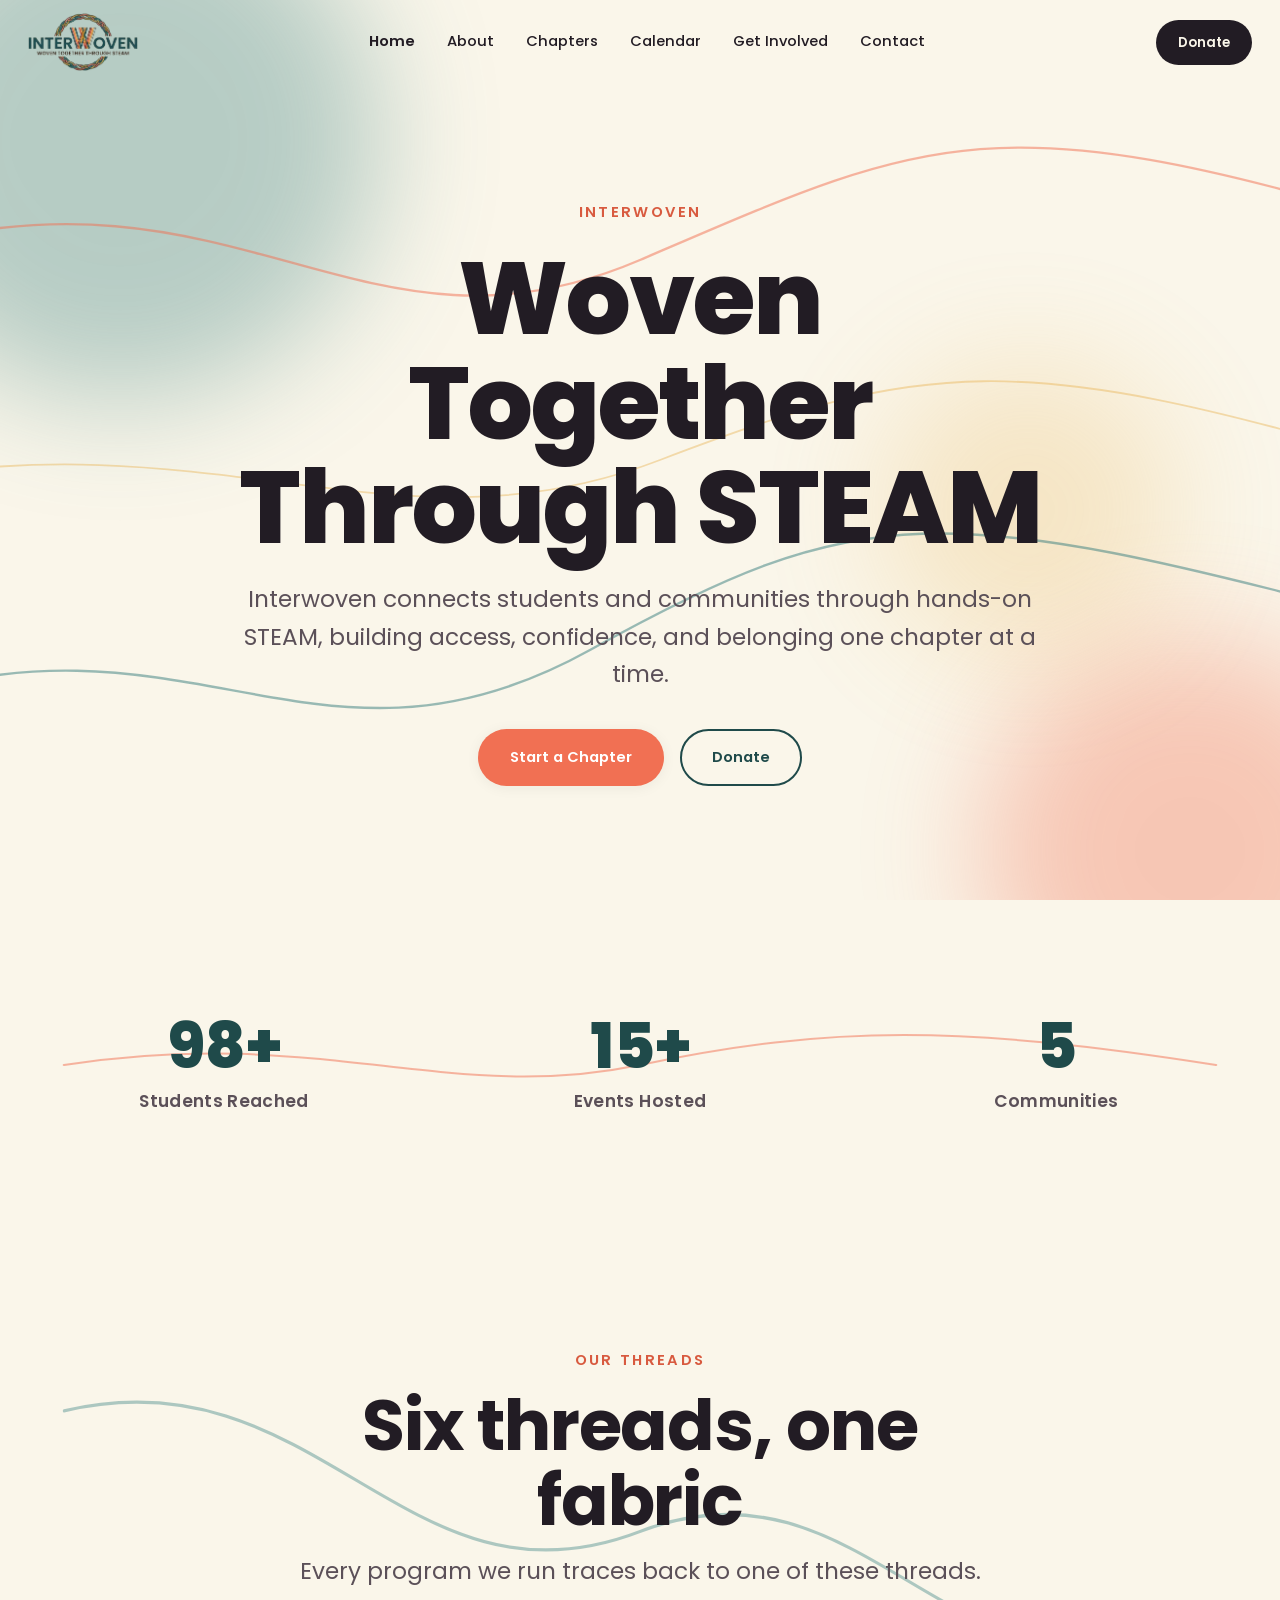
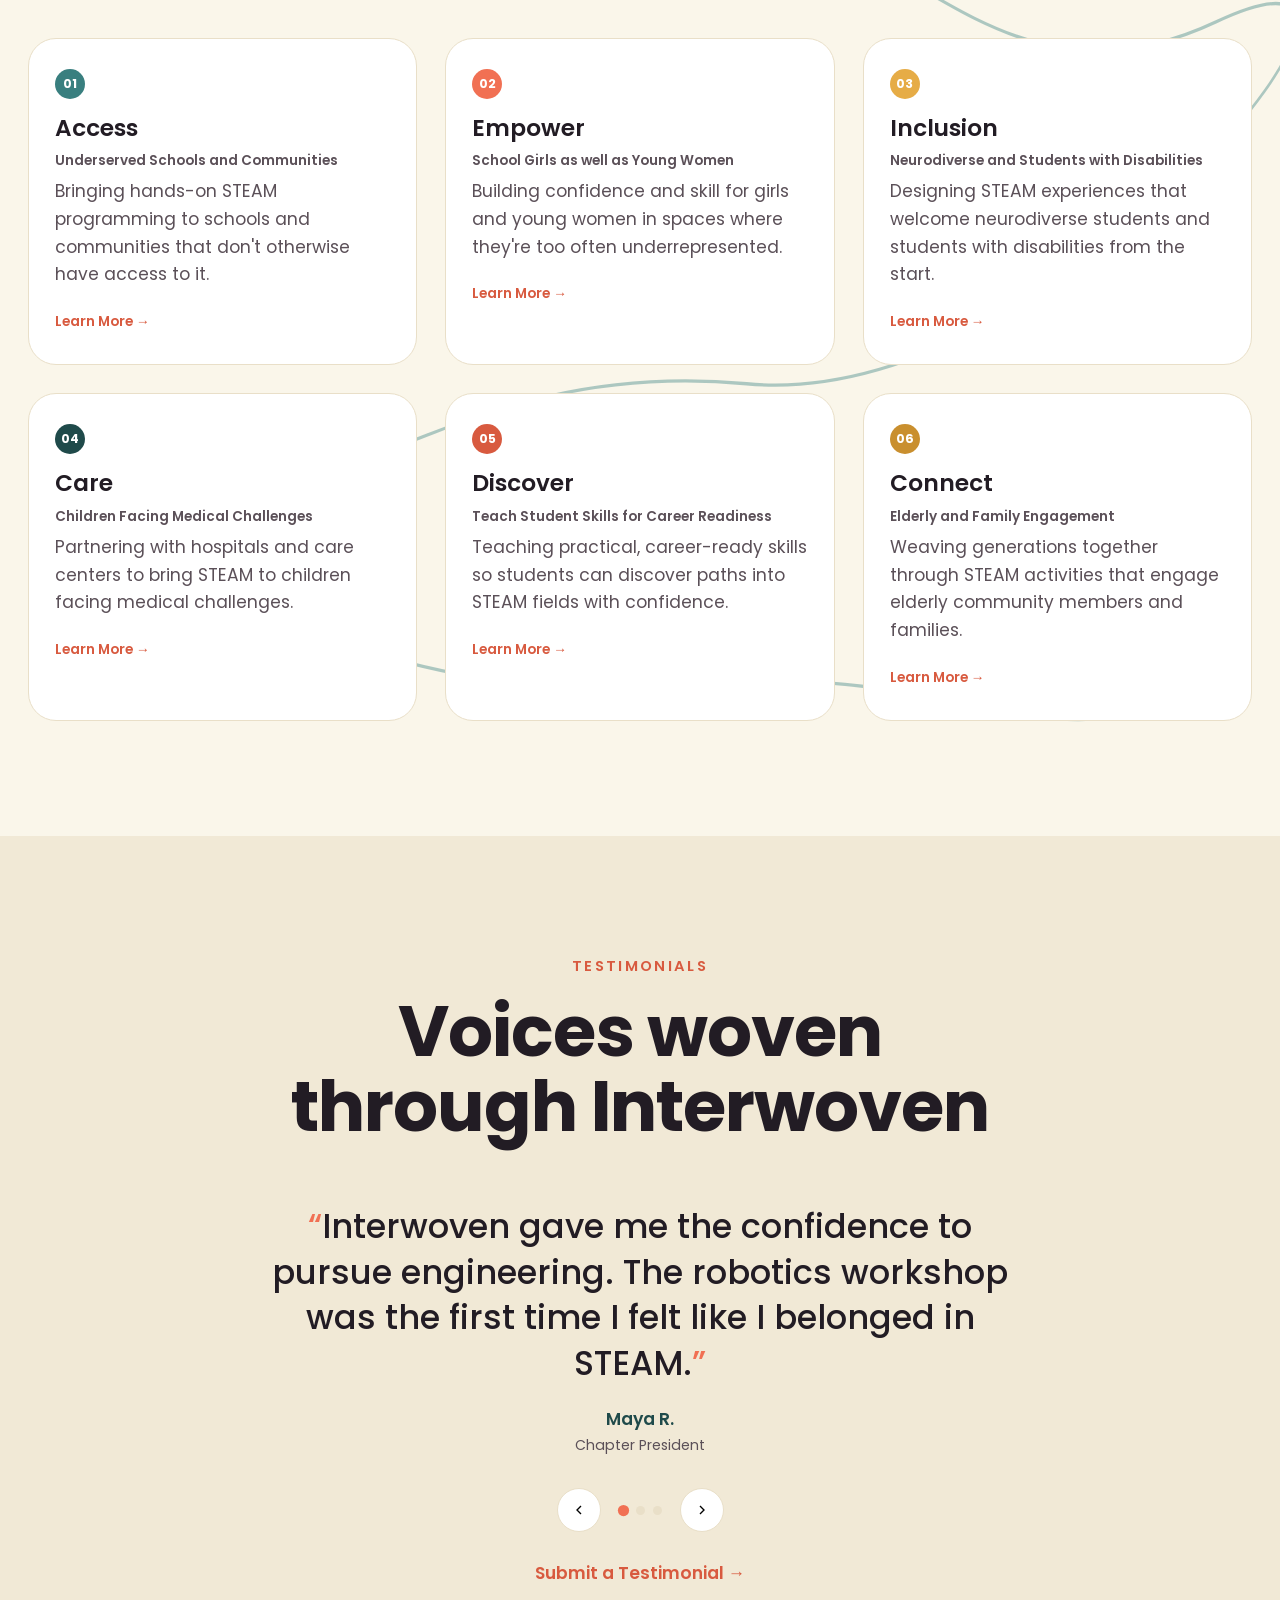
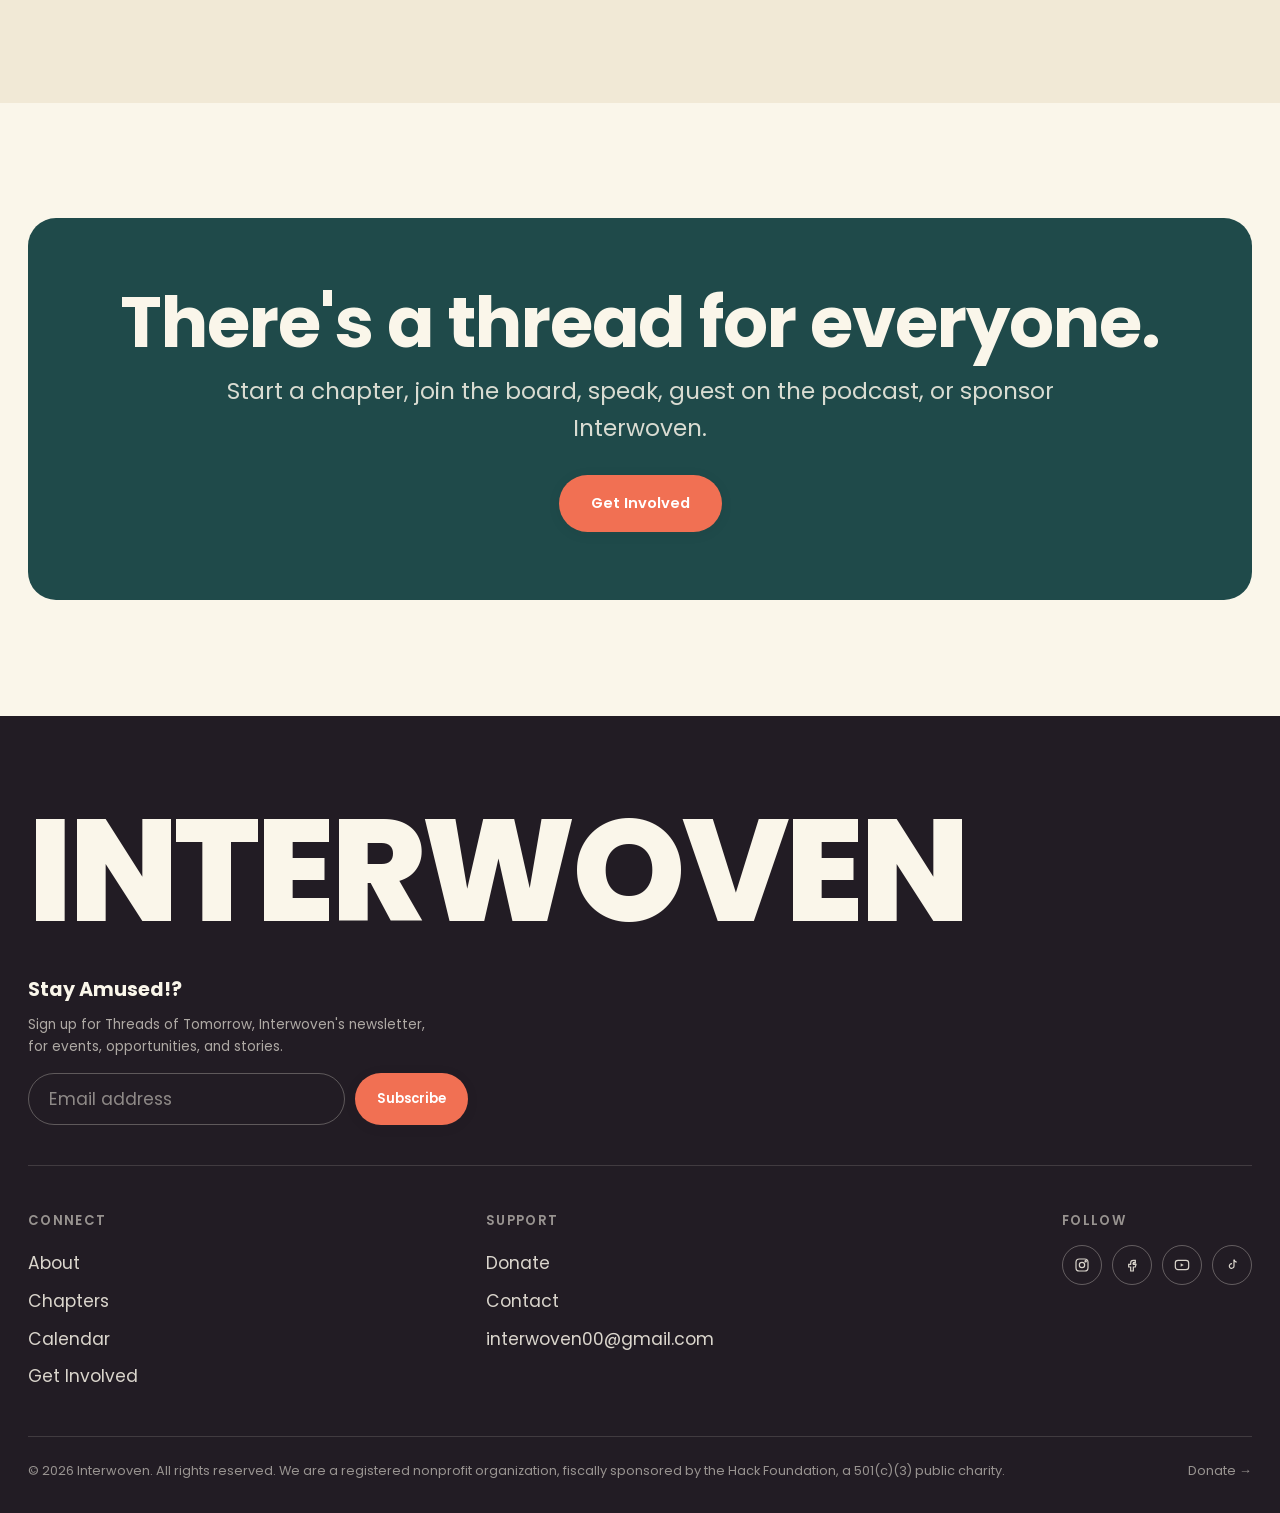
<file: index.html>
<!doctype html>
<html lang="en">
<head>
<meta charset="UTF-8">
<meta name="viewport" content="width=device-width, initial-scale=1">
<title>Interwoven | Woven Together Through STEAM</title>
<meta name="description" content="Interwoven is a 501(c)(3) nonprofit connecting students and communities through STEAM: access, empowerment, inclusion, care, discovery, and connection.">
<meta property="og:title" content="Interwoven | Woven Together Through STEAM">
<meta property="og:description" content="A 501(c)(3) nonprofit connecting students and communities through STEAM.">
<meta property="og:type" content="website">
<link rel="preconnect" href="https://fonts.googleapis.com">
<link rel="preconnect" href="https://fonts.gstatic.com" crossorigin>
<link href="https://fonts.googleapis.com/css2?family=Poppins:wght@400;500;600;700;800&display=swap" rel="stylesheet">
<link rel="icon" href="favicon.ico" sizes="any">
<link rel="icon" href="assets/favicon-32.png" type="image/png" sizes="32x32">
<link rel="icon" href="assets/favicon-16.png" type="image/png" sizes="16x16">
<link rel="apple-touch-icon" href="assets/apple-touch-icon.png">
<link rel="stylesheet" href="css/styles.css?v=20260820">
</head>
<body>
<a class="skip-link" href="#main">Skip to main content</a>

<!-- Page transition sweep overlay -->
<div class="page-sweep" id="page-sweep" aria-hidden="true">
  <span class="band"></span><span class="band"></span><span class="band"></span>
</div>

<!-- ============ HEADER ============ -->
<header class="site-header">
  <div class="header-inner">
    <a href="index.html" class="brand" aria-label="Interwoven home">
      <img src="assets/logo-full-sm.png" alt="Interwoven logo" height="58" width="112">
    </a>
    <nav class="primary-nav" id="primary-nav" aria-label="Primary">
      <a href="index.html">Home</a>
      <a href="about.html">About</a>
      <a href="chapters.html">Chapters</a>
      <a href="calendar.html">Calendar</a>
      <a href="get-involved.html">Get Involved</a>
      <a href="contact.html">Contact</a>
    </nav>
    <div class="header-cta">
      <a href="https://hcb.hackclub.com/donations/start/interwoven" target="_blank" rel="noopener" class="btn btn-donate btn-sm">
        Donate
        <svg class="trace" viewBox="0 0 100 44" preserveAspectRatio="none" aria-hidden="true"><rect x="1" y="1" width="98" height="42" rx="21"/></svg>
      </a>
      <button class="nav-toggle" aria-label="Toggle menu" aria-expanded="false" aria-controls="primary-nav">
        <span></span><span></span><span></span>
      </button>
    </div>
  </div>
</header>

<main id="main">

  <!-- ============ HERO ============ -->
  <section class="hero">
    <div class="hero-shapes" aria-hidden="true">
      <span class="hero-blob" style="width:520px; height:520px; top:-120px; left:-140px; background:var(--teal);"></span>
      <span class="hero-blob" style="width:420px; height:420px; bottom:-160px; right:-120px; background:var(--coral);"></span>
      <span class="hero-blob" style="width:300px; height:300px; top:40%; right:8%; background:var(--amber); opacity:0.22;"></span>
      <svg class="thread-canvas" viewBox="0 0 1400 900" preserveAspectRatio="xMidYMid slice" aria-hidden="true">
        <path class="thread-path t1" d="M -50 700 C 250 600, 380 800, 650 650 S 1000 500, 1450 620" stroke-width="2.4" opacity="0.5"/>
        <path class="thread-path t2" d="M -50 250 C 300 150, 420 380, 700 260 S 1050 100, 1450 220" stroke-width="2.4" opacity="0.5"/>
        <path class="thread-path t3" d="M -50 480 C 280 420, 460 560, 720 460 S 1080 350, 1450 460" stroke-width="1.8" opacity="0.4"/>
      </svg>
    </div>
    <div class="hero-inner">
      <span class="eyebrow">Interwoven</span>
      <h1>Woven Together<br>Through STEAM</h1>
      <p class="lede">Interwoven connects students and communities through hands-on STEAM, building access, confidence, and belonging one chapter at a time.</p>
      <div class="hero-actions">
        <a href="get-involved.html#start-a-chapter" class="btn btn-primary">
          Start a Chapter
          <svg class="trace" viewBox="0 0 160 54" preserveAspectRatio="none" aria-hidden="true"><rect x="1" y="1" width="158" height="52" rx="26"/></svg>
        </a>
        <a href="https://hcb.hackclub.com/donations/start/interwoven" target="_blank" rel="noopener" class="btn btn-secondary">
          Donate
          <svg class="trace" viewBox="0 0 120 54" preserveAspectRatio="none" aria-hidden="true"><rect x="1" y="1" width="118" height="52" rx="26"/></svg>
        </a>
      </div>
    </div>
  </section>

  <!-- ============ IMPACT ============ -->
  <section class="section impact">
    <div class="wrap">
      <svg class="impact-thread" viewBox="0 0 1000 80" preserveAspectRatio="none" aria-hidden="true">
        <path class="thread-path t2" d="M50 40 C 250 0, 350 80, 500 40 S 750 0, 950 40" stroke-width="2" opacity="0.5"/>
      </svg>
      <div class="impact-row">
        <div class="impact-item" data-reveal>
          <div class="impact-number" data-target="100" data-suffix="+">0</div>
          <div class="impact-label">Students Reached</div>
        </div>
        <div class="impact-item" data-reveal style="transition-delay:80ms">
          <div class="impact-number" data-target="15" data-suffix="+">0</div>
          <div class="impact-label">Events Hosted</div>
        </div>
        <div class="impact-item" data-reveal style="transition-delay:160ms">
          <div class="impact-number" data-target="5" data-suffix="">0</div>
          <div class="impact-label">Communities</div>
        </div>
      </div>
    </div>
  </section>

  <!-- ============ OUR THREADS ============ -->
  <section class="section threads-wrap" data-thread-zone>
    <svg class="thread-canvas simplify-mobile" viewBox="0 0 1200 800" preserveAspectRatio="none" aria-hidden="true">
      <g>
        <path class="thread-path t1" d="M 60 120 C 300 80, 380 260, 600 200 S 900 340, 1140 260 S 1000 520, 700 500 S 300 620, 90 560 S 260 720, 600 700 S 950 760, 1140 700" stroke-width="2.2" opacity="0.4"/>
      </g>
      <g class="glow-layer">
        <path class="thread-path t1" d="M 60 120 C 300 80, 380 260, 600 200 S 900 340, 1140 260 S 1000 520, 700 500 S 300 620, 90 560 S 260 720, 600 700 S 950 760, 1140 700"/>
      </g>
    </svg>
    <div class="wrap">
      <div class="section-head center" data-reveal>
        <span class="eyebrow center">Our Threads</span>
        <h2 style="margin-top:16px;">Six threads, one fabric</h2>
        <p class="lede" style="margin:14px auto 0;">Every program we run traces back to one of these threads.</p>
      </div>
      <div class="threads-track" id="threads-track"></div>
    </div>
  </section>

  <!-- ============ TESTIMONIALS ============ -->
  <section class="section" style="background:var(--cream-deep);">
    <div class="wrap">
      <div class="section-head center" data-reveal>
        <span class="eyebrow center">Testimonials</span>
        <h2 style="margin-top:16px;">Voices woven through Interwoven</h2>
      </div>
      <div class="testi-wrap" data-reveal>
        <div class="testi-track" id="testi-track"></div>
        <div class="testi-controls">
          <button class="icon-btn" id="testi-prev" aria-label="Previous testimonial">
            <svg width="16" height="16" viewBox="0 0 24 24" fill="none" stroke="currentColor" stroke-width="2"><path d="M15 18l-6-6 6-6"/></svg>
          </button>
          <div class="testi-dots" id="testi-dots"></div>
          <button class="icon-btn" id="testi-next" aria-label="Next testimonial">
            <svg width="16" height="16" viewBox="0 0 24 24" fill="none" stroke="currentColor" stroke-width="2"><path d="M9 6l6 6-6 6"/></svg>
          </button>
        </div>
        <div class="center" style="margin-top:28px;">
          <a href="https://docs.google.com/forms/d/e/1FAIpQLSdlzuGEMZyl0Soln49NUGuyghEat1pG2mNFzI-nNW1-fVq3lQ/viewform?usp=publish-editor" target="_blank" rel="noopener" class="thread-link" style="font-weight:600; color:var(--coral-deep);">
            Submit a Testimonial →
          </a>
        </div>
      </div>
    </div>
  </section>

  <!-- ============ CTA ============ -->
  <section class="section">
    <div class="wrap">
      <div class="cta-band" data-reveal>
        <h2>There's a thread for everyone.</h2>
        <p class="lede" style="margin:12px auto 28px;">Start a chapter, join the board, speak, guest on the podcast, or sponsor Interwoven.</p>
        <div class="hero-actions">
          <a href="get-involved.html" class="btn btn-primary">
            Get Involved
            <svg class="trace" viewBox="0 0 170 54" preserveAspectRatio="none" aria-hidden="true"><rect x="1" y="1" width="168" height="52" rx="26"/></svg>
          </a>
        </div>
      </div>
    </div>
  </section>

</main>


<!-- Newsletter modal -->
<div class="newsletter-overlay" id="newsletter-overlay" aria-hidden="true" role="dialog" aria-modal="true" aria-label="Newsletter signup">
  <div class="newsletter-modal">
    <button class="newsletter-modal-close" data-close-newsletter aria-label="Dismiss">&times;</button>
    <span class="eyebrow">Stay in the Thread</span>
    <h3>Get Interwoven updates</h3>
    <p>Events, opportunities, and stories from Interwoven, straight to your inbox.</p>
    <form>
      <label for="newsletter-modal-email" class="visually-hidden">Email address</label>
      <input type="email" id="newsletter-modal-email" placeholder="Email address" required>
      <button type="submit" class="btn btn-primary">Join the Community</button>
    </form>
  </div>
</div>

<footer class="site-footer">
  <div class="wrap">
    <div class="footer-word">INTERWOVEN</div>
            <div class="footer-newsletter">
      <h4>Stay Amused!?</h4>
      <p>Sign up for Threads of Tomorrow, Interwoven's newsletter, for events, opportunities, and stories.</p>
      <form id="footer-newsletter-form">
        <label for="footer-newsletter-email" class="visually-hidden">Email address</label>
        <input type="email" id="footer-newsletter-email" placeholder="Email address" required>
        <button type="submit" class="btn btn-primary btn-sm">Subscribe</button>
      </form>
    </div>
    <div class="footer-row">
      <div class="footer-col">
        <h4>Connect</h4>
        <a href="about.html">About</a>
        <a href="chapters.html">Chapters</a>
        <a href="calendar.html">Calendar</a>
        <a href="get-involved.html">Get Involved</a>
      </div>
      <div class="footer-col">
        <h4>Support</h4>
        <a href="https://hcb.hackclub.com/donations/start/interwoven" target="_blank" rel="noopener">Donate</a>
        <a href="contact.html">Contact</a>
        <a href="mailto:interwoven00@gmail.com">interwoven00@gmail.com</a>
      </div>
      <div class="footer-col">
        <h4>Follow</h4>
        <div class="social-row">
          <a href="https://instagram.com/interwoven0" target="_blank" rel="noopener" aria-label="Instagram"><svg width="16" height="16" viewBox="0 0 24 24" fill="none" stroke="currentColor" stroke-width="1.8"><rect x="3" y="3" width="18" height="18" rx="5"/><circle cx="12" cy="12" r="4"/><circle cx="17.5" cy="6.5" r="1"/></svg></a>
          <a href="https://facebook.com/interwoven0" target="_blank" rel="noopener" aria-label="Facebook"><svg width="16" height="16" viewBox="0 0 24 24" fill="none" stroke="currentColor" stroke-width="1.8"><path d="M14 9h3V5h-3a4 4 0 0 0-4 4v2H7v4h3v6h4v-6h3l1-4h-4V9a1 1 0 0 1 1-1z"/></svg></a>
          <a href="https://www.youtube.com/@Interwoven-steam" target="_blank" rel="noopener" aria-label="YouTube"><svg width="16" height="16" viewBox="0 0 24 24" fill="none" stroke="currentColor" stroke-width="1.8"><rect x="2" y="5" width="20" height="14" rx="4"/><path d="M10 9.5v5l4.5-2.5z" fill="currentColor" stroke="none"/></svg></a>
          <a href="https://www.tiktok.com/@interwoven_steam" target="_blank" rel="noopener" aria-label="TikTok"><svg width="16" height="16" viewBox="0 0 24 24" fill="none" stroke="currentColor" stroke-width="1.8"><path d="M15 4v9.5a3.5 3.5 0 1 1-3-3.46"/><path d="M15 4c.3 2 1.6 3.4 4 3.7"/></svg></a>
        </div>
      </div>
    </div>
    <div class="footer-bottom">
      <span>&copy; <span data-year></span> Interwoven. All rights reserved. We are a registered nonprofit organization, fiscally sponsored by the Hack Foundation, a 501(c)(3) public charity.</span>
      <a href="https://hcb.hackclub.com/donations/start/interwoven" target="_blank" rel="noopener">Donate →</a>
    </div>
  </div>
</footer>

<script src="data/threads.js"></script>
<script src="data/testimonials.js"></script>
<script src="js/main.js"></script>
<script src="js/home.js"></script>
</body>
</html>
</file>
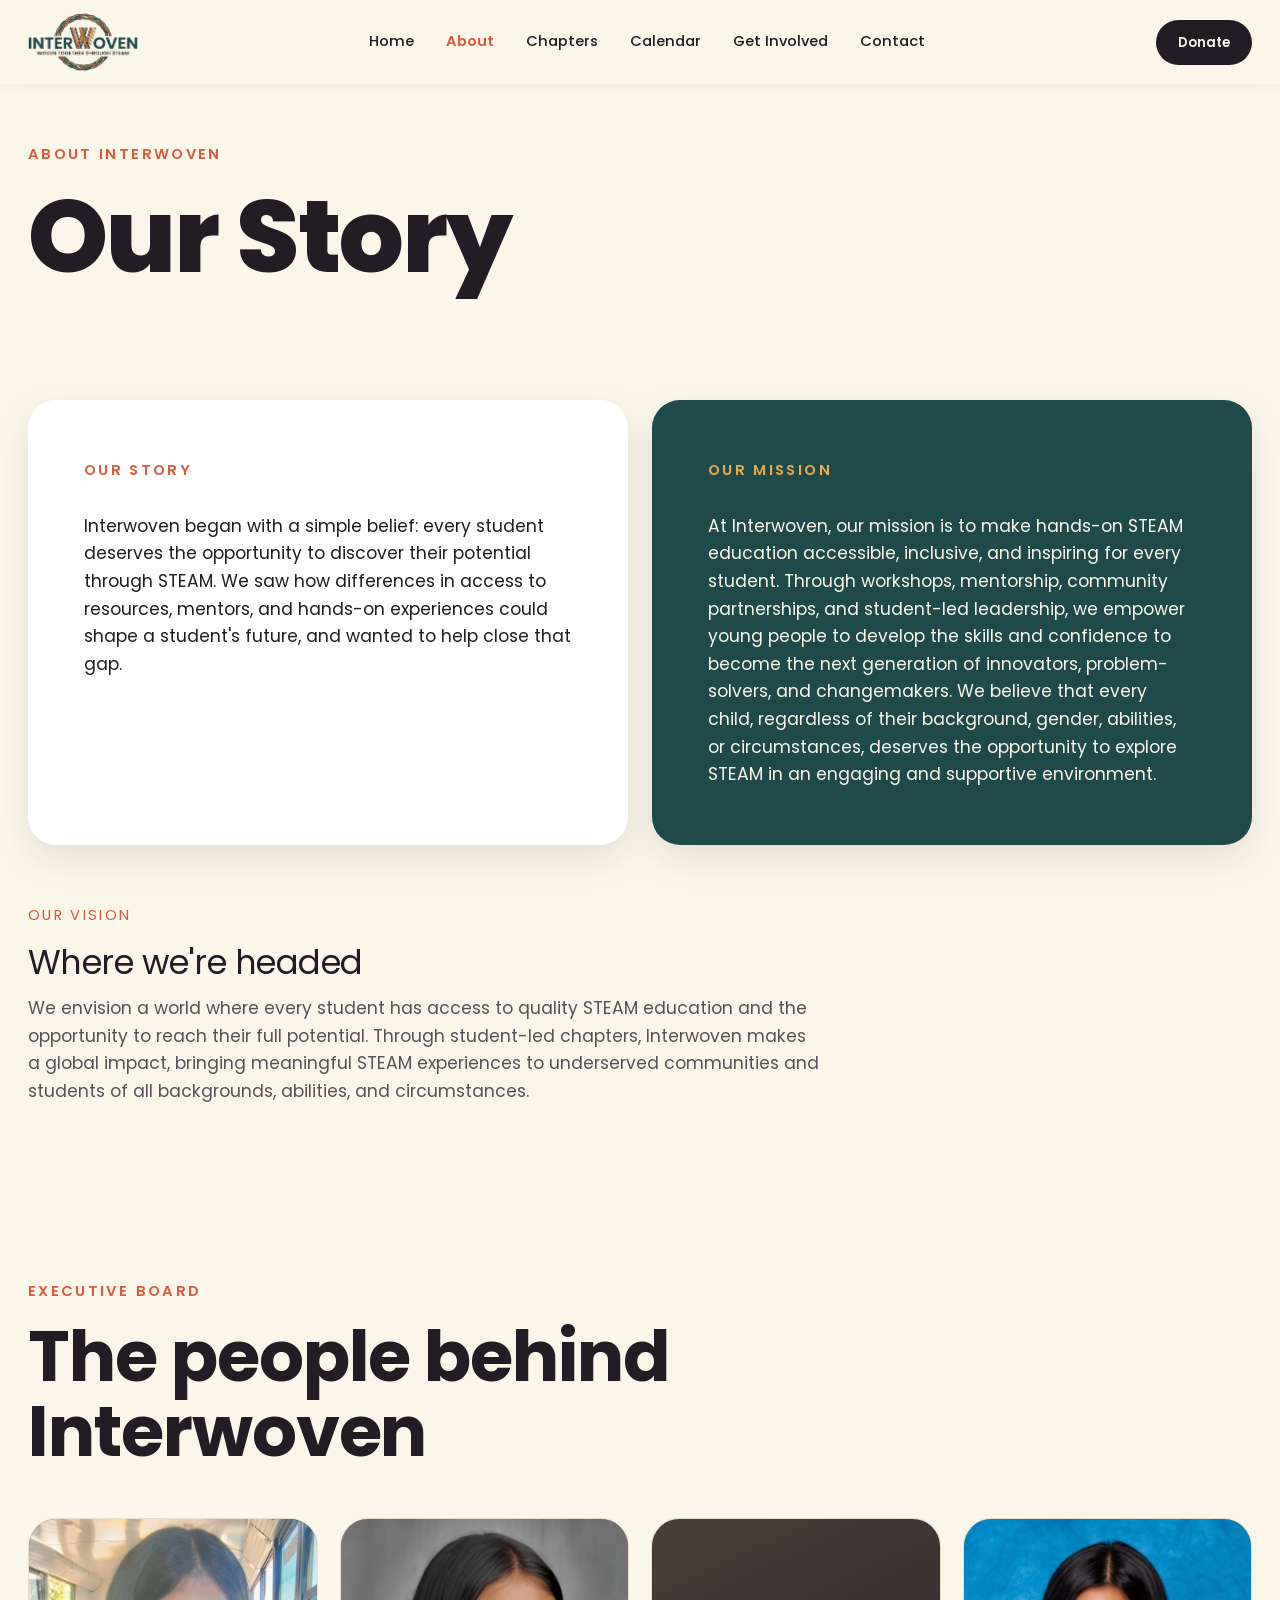
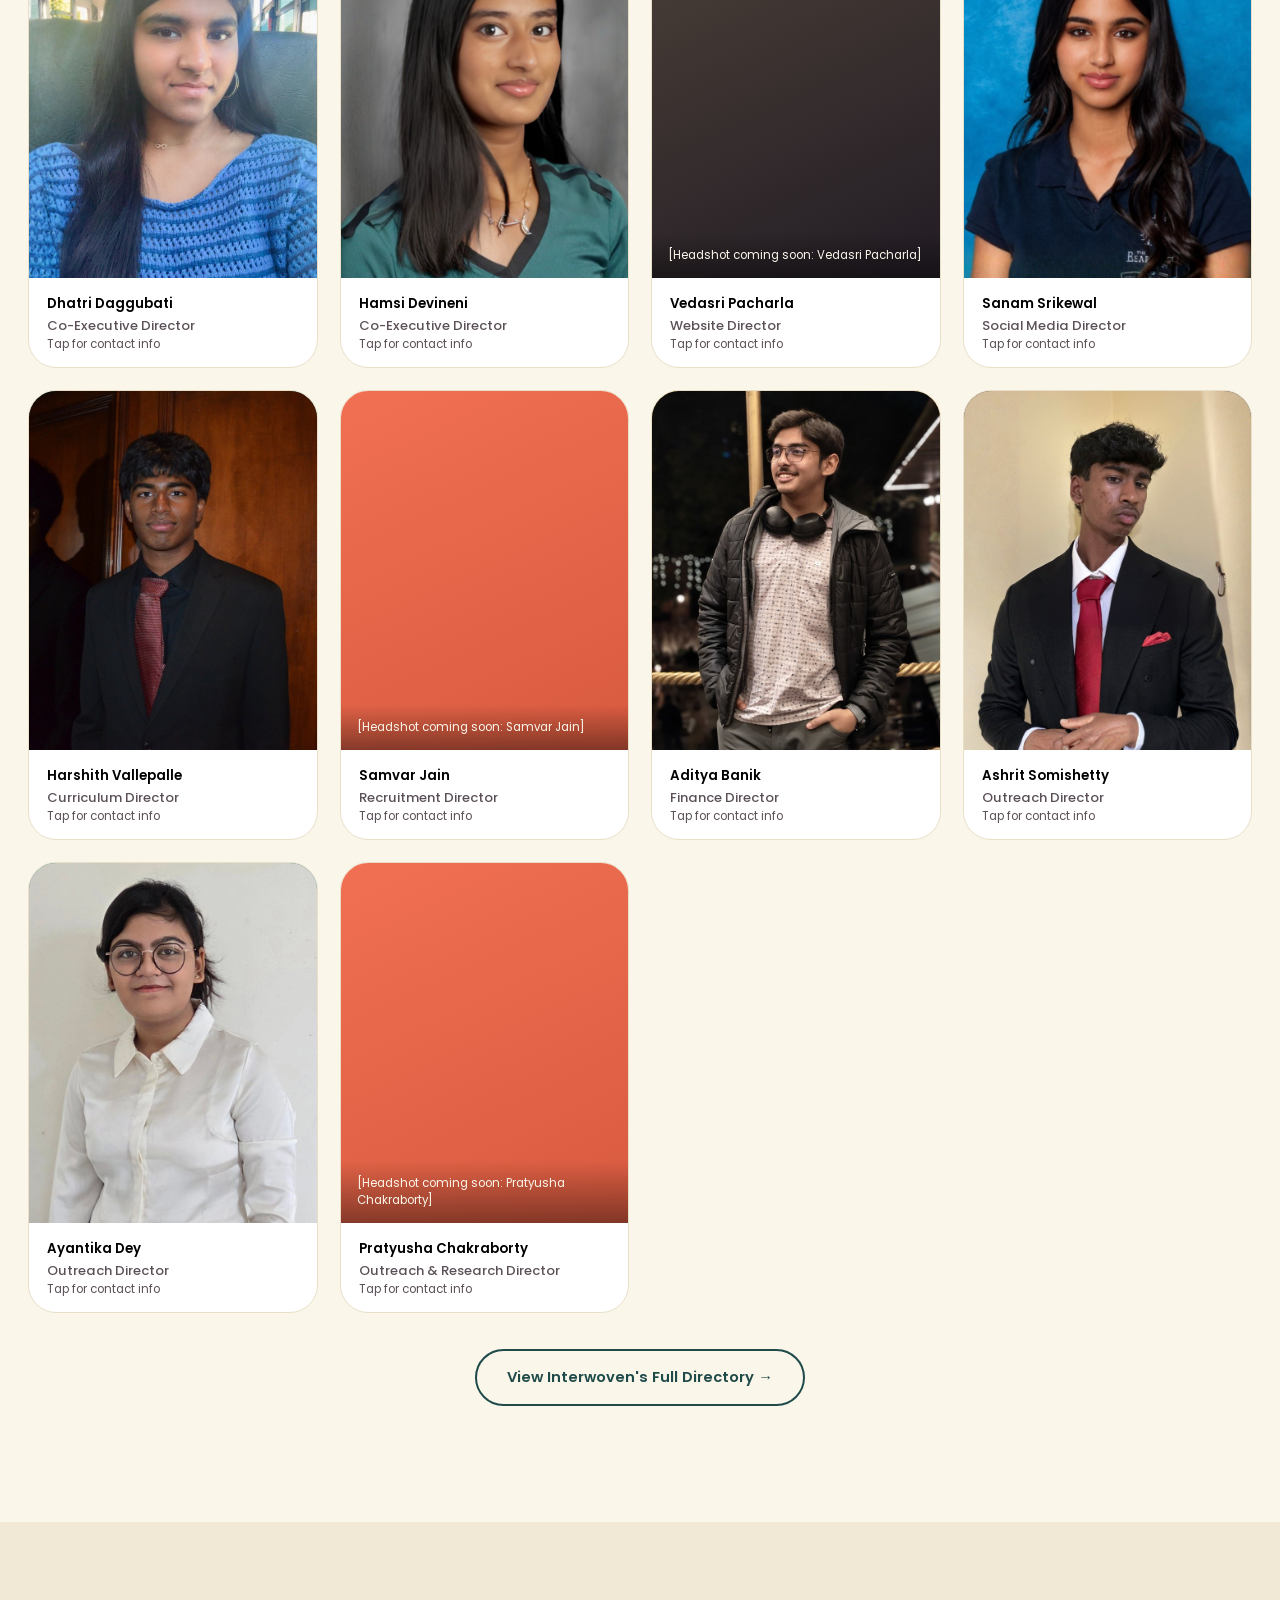
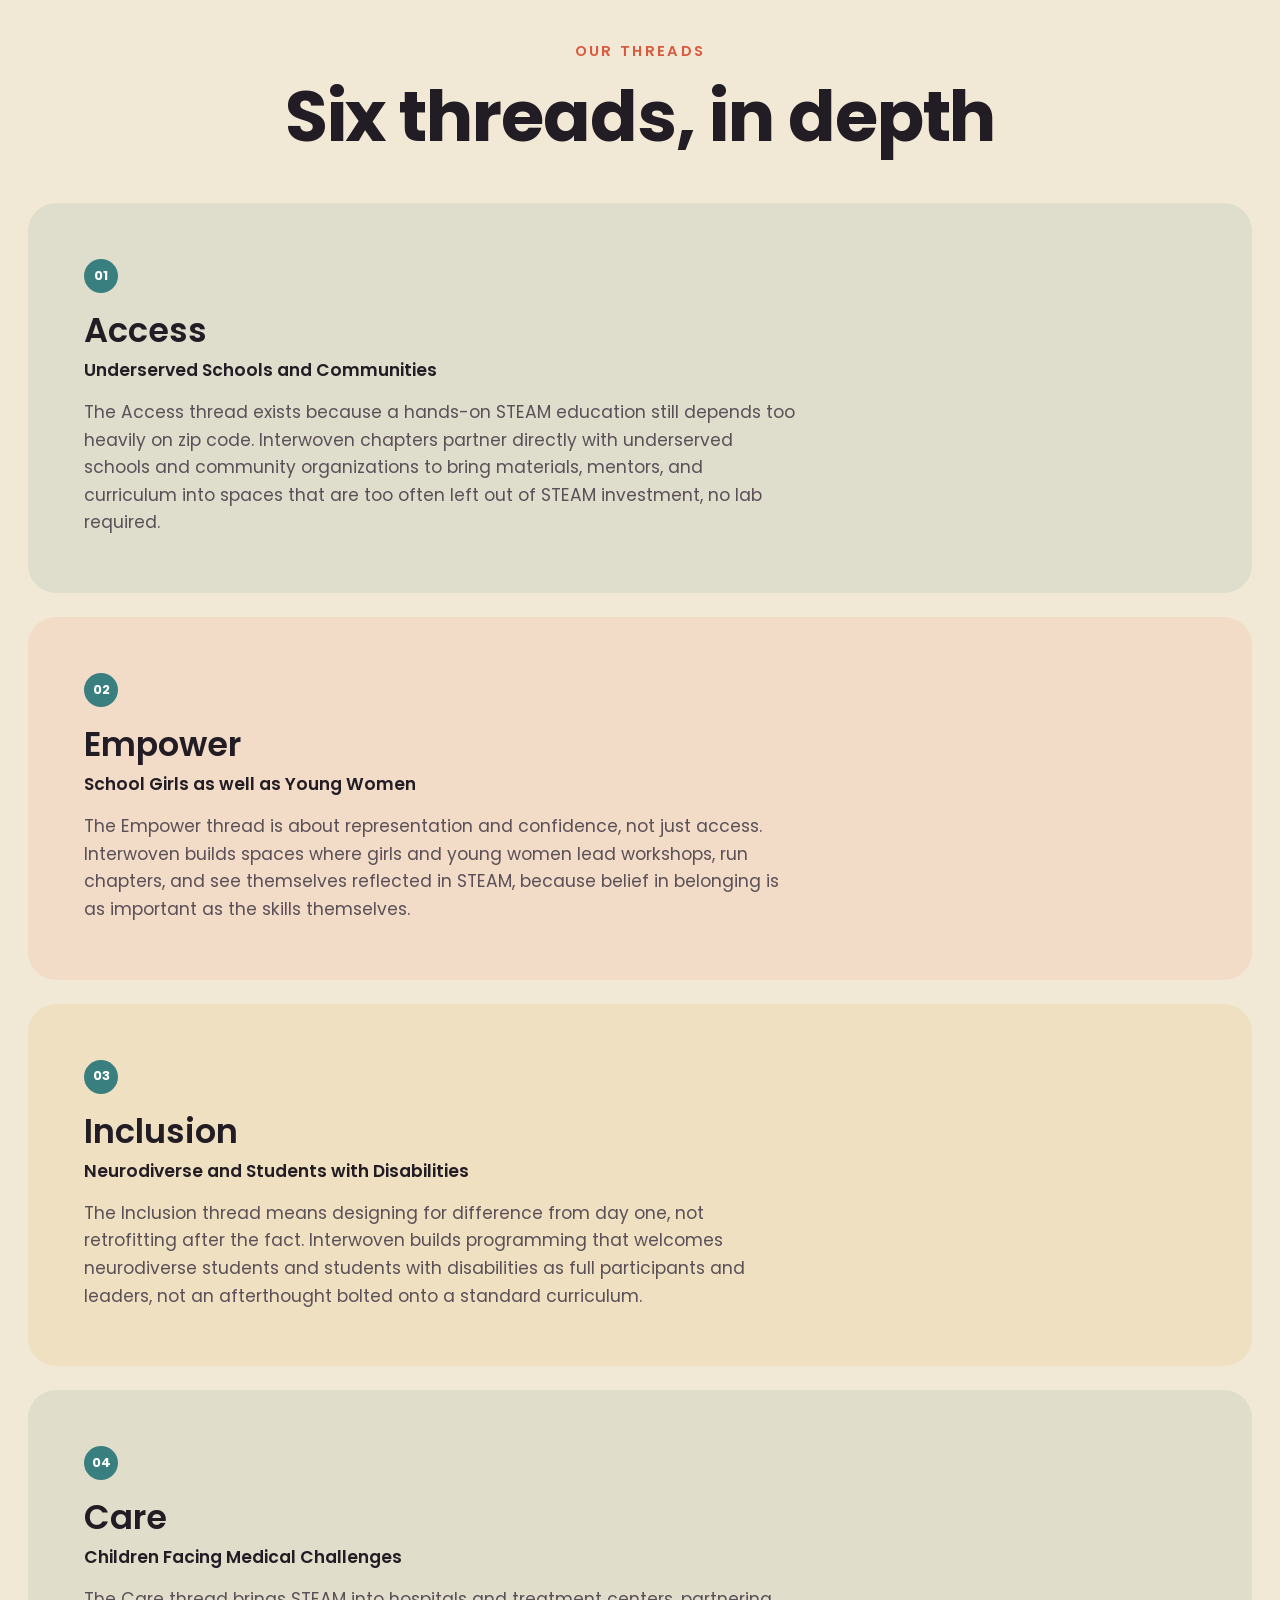
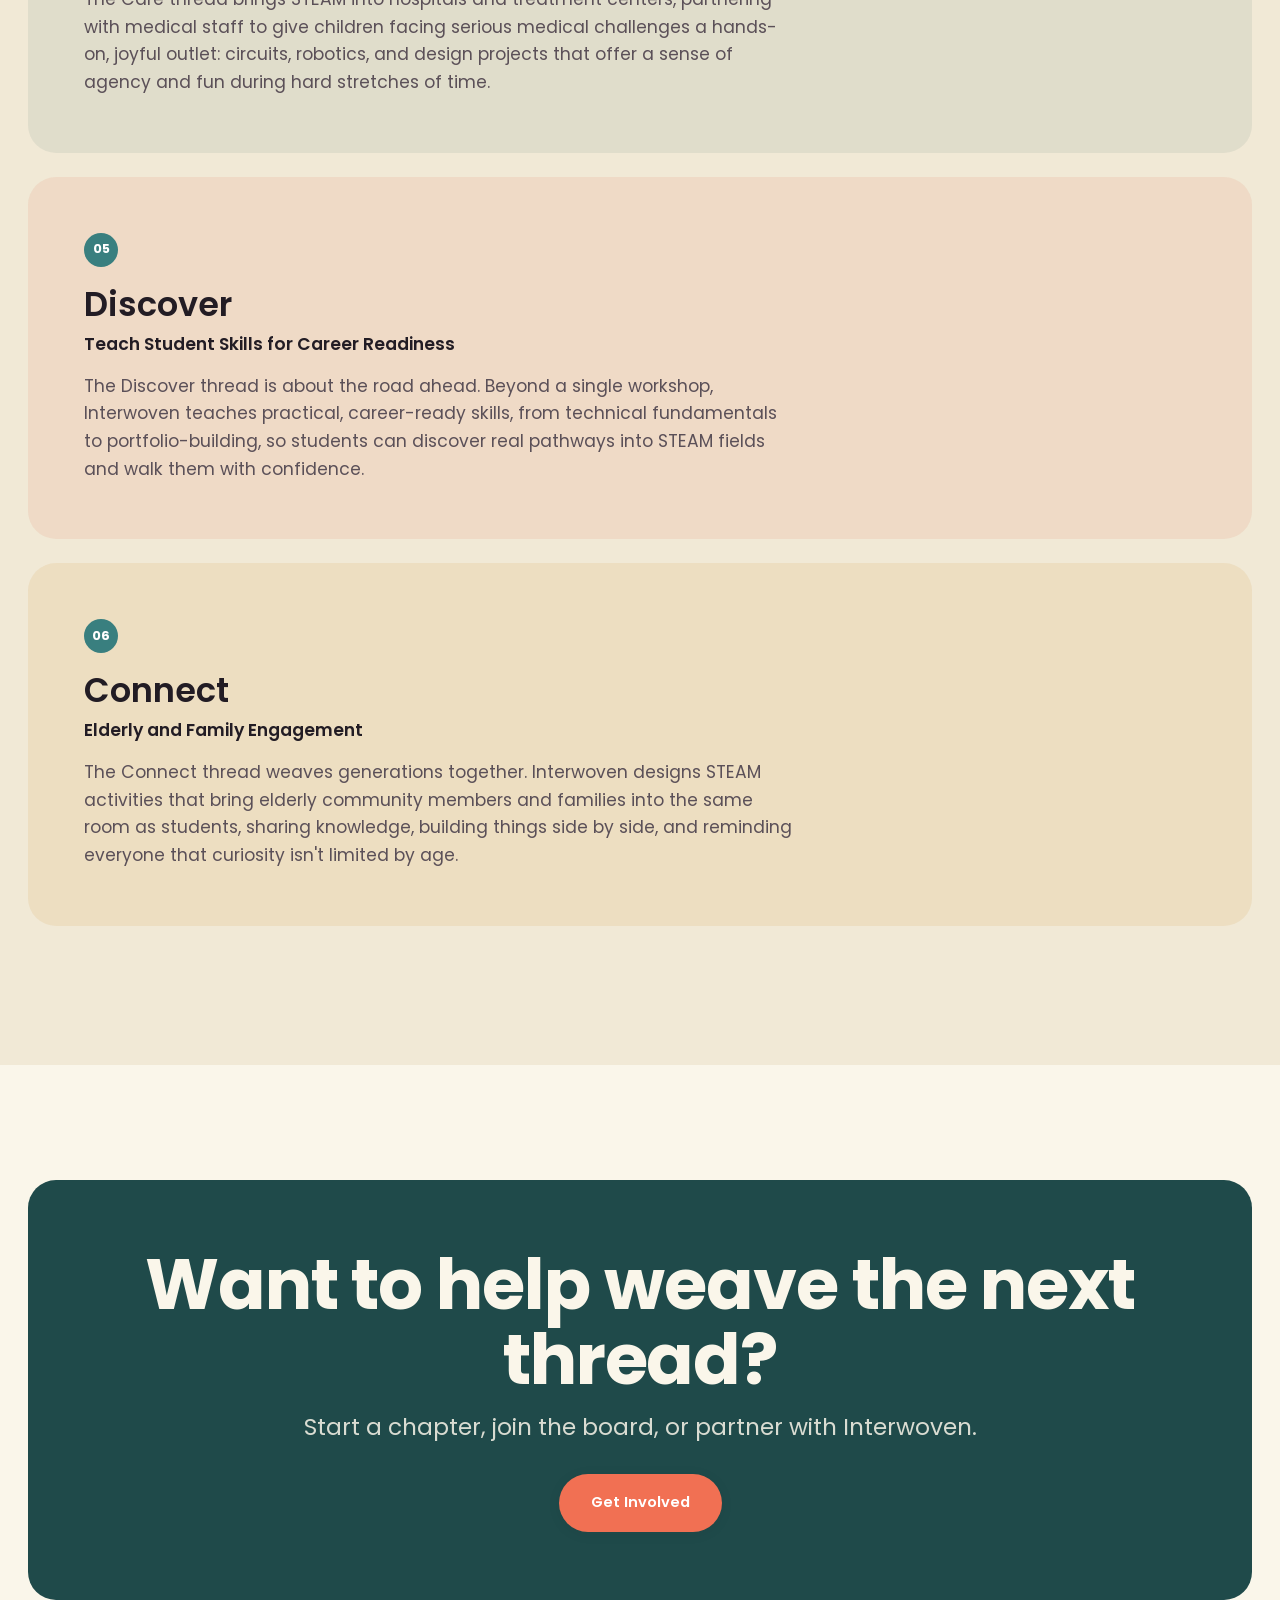
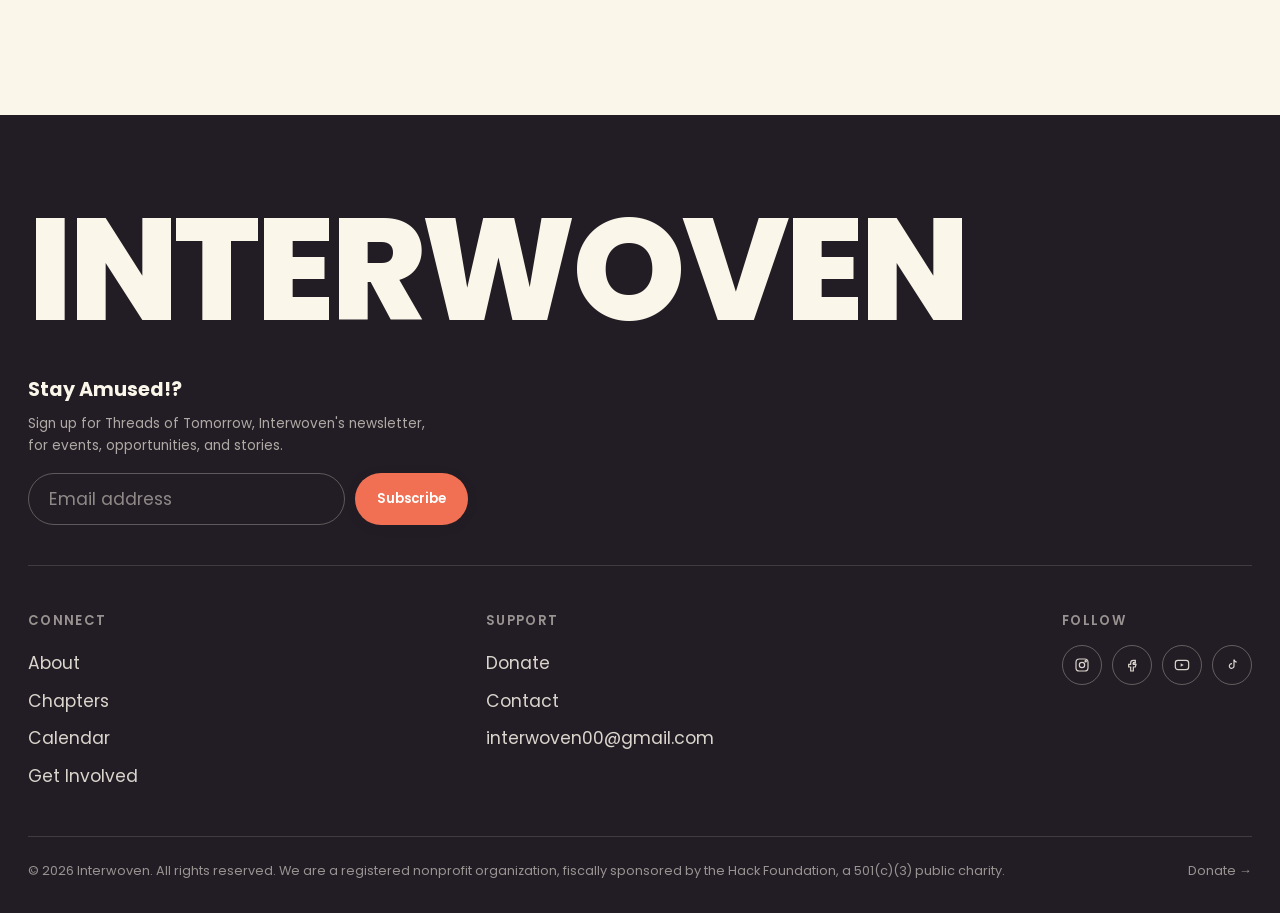
<file: about.html>
<!doctype html>
<html lang="en">
<head>
<meta charset="UTF-8">
<meta name="viewport" content="width=device-width, initial-scale=1">
<title>About | Interwoven</title>
<meta name="description" content="Interwoven's story, mission, vision, executive board, and the six threads that guide our work.">
<meta property="og:title" content="About | Interwoven">
<meta property="og:type" content="website">
<link rel="preconnect" href="https://fonts.googleapis.com">
<link rel="preconnect" href="https://fonts.gstatic.com" crossorigin>
<link href="https://fonts.googleapis.com/css2?family=Poppins:wght@400;500;600;700;800&display=swap" rel="stylesheet">
<link rel="icon" href="favicon.ico" sizes="any">
<link rel="icon" href="assets/favicon-32.png" type="image/png" sizes="32x32">
<link rel="icon" href="assets/favicon-16.png" type="image/png" sizes="16x16">
<link rel="apple-touch-icon" href="assets/apple-touch-icon.png">
<link rel="stylesheet" href="css/styles.css?v=20260820">
</head>
<body>
<a class="skip-link" href="#main">Skip to main content</a>

<div class="page-sweep" id="page-sweep" aria-hidden="true"><span class="band"></span><span class="band"></span><span class="band"></span></div>

<header class="site-header is-solid">
  <div class="header-inner">
    <a href="index.html" class="brand" aria-label="Interwoven home">
      <img src="assets/logo-full-sm.png" alt="Interwoven logo" height="58" width="112">
    </a>
    <nav class="primary-nav" id="primary-nav" aria-label="Primary">
      <a href="index.html">Home</a>
      <a href="about.html">About</a>
      <a href="chapters.html">Chapters</a>
      <a href="calendar.html">Calendar</a>
      <a href="get-involved.html">Get Involved</a>
      <a href="contact.html">Contact</a>
    </nav>
    <div class="header-cta">
      <a href="https://hcb.hackclub.com/donations/start/interwoven" target="_blank" rel="noopener" class="btn btn-donate btn-sm">Donate
        <svg class="trace" viewBox="0 0 100 44" preserveAspectRatio="none" aria-hidden="true"><rect x="1" y="1" width="98" height="42" rx="21"/></svg>
      </a>
      <button class="nav-toggle" aria-label="Toggle menu" aria-expanded="false" aria-controls="primary-nav"><span></span><span></span><span></span></button>
    </div>
  </div>
</header>

<main id="main" style="padding-top:var(--header-h);">

  <section class="section-tight">
    <div class="wrap">
      <span class="eyebrow">About Interwoven</span>
      <h1 class="h1" style="margin-top:16px; max-width:16ch;">Our Story</h1>
    </div>
  </section>

  <section class="section-tight">
    <div class="wrap">
      <div class="split-hero" data-reveal>
        <div class="split-block story">
          <span class="eyebrow">Our Story</span>
          <p style="margin-top:16px;">Interwoven began with a simple belief: every student deserves the opportunity to discover their potential through STEAM. We saw how differences in access to resources, mentors, and hands-on experiences could shape a student's future, and wanted to help close that gap.</p>
        </div>
        <div class="split-block mission">
          <span class="eyebrow">Our Mission</span>
          <p style="margin-top:16px;">At Interwoven, our mission is to make hands-on STEAM education accessible, inclusive, and inspiring for every student. Through workshops, mentorship, community partnerships, and student-led leadership, we empower young people to develop the skills and confidence to become the next generation of innovators, problem-solvers, and changemakers. We believe that every child, regardless of their background, gender, abilities, or circumstances, deserves the opportunity to explore STEAM in an engaging and supportive environment.</p>
        </div>
      </div>

      <div class="plain-block" data-reveal style="margin-top:56px;">
        <span class="eyebrow" style="font-weight:400;">Our Vision</span>
        <h2 class="h3" style="margin-top:14px; font-weight:400;">Where we're headed</h2>
        <p style="margin-top:12px;">We envision a world where every student has access to quality STEAM education and the opportunity to reach their full potential. Through student-led chapters, Interwoven makes a global impact, bringing meaningful STEAM experiences to underserved communities and students of all backgrounds, abilities, and circumstances.</p>
      </div>
    </div>
  </section>

  <!-- ============ EXECUTIVE BOARD ============ -->
  <section class="section">
    <div class="wrap">
      <div class="section-head" data-reveal>
        <span class="eyebrow">Executive Board</span>
        <h2 style="margin-top:16px;">The people behind Interwoven</h2>
      </div>

      <div class="board-grid" id="board-grid-exec" data-reveal></div>

      <div class="center" style="margin-top:36px;">
        <a href="directory.html" class="btn btn-secondary">View Interwoven's Full Directory →</a>
      </div>
    </div>
  </section>

  <!-- ============ THREAD DETAILS ============ -->
  <section class="section" style="background:var(--cream-deep);">
    <div class="wrap">
      <div class="section-head center" data-reveal>
        <span class="eyebrow center">Our Threads</span>
        <h2 style="margin-top:16px;">Six threads, in depth</h2>
      </div>
      <div id="thread-details"></div>
    </div>
  </section>

  <section class="section">
    <div class="wrap">
      <div class="cta-band" data-reveal>
        <h2>Want to help weave the next thread?</h2>
        <p class="lede" style="margin:12px auto 28px;">Start a chapter, join the board, or partner with Interwoven.</p>
        <div class="hero-actions">
          <a href="get-involved.html" class="btn btn-primary">Get Involved
            <svg class="trace" viewBox="0 0 170 54" preserveAspectRatio="none" aria-hidden="true"><rect x="1" y="1" width="168" height="52" rx="26"/></svg>
          </a>
        </div>
      </div>
    </div>
  </section>

</main>


<!-- Newsletter modal -->
<div class="newsletter-overlay" id="newsletter-overlay" aria-hidden="true" role="dialog" aria-modal="true" aria-label="Newsletter signup">
  <div class="newsletter-modal">
    <button class="newsletter-modal-close" data-close-newsletter aria-label="Dismiss">&times;</button>
    <span class="eyebrow">Stay in the Thread</span>
    <h3>Get Interwoven updates</h3>
    <p>Events, opportunities, and stories from Interwoven, straight to your inbox.</p>
    <form>
      <label for="newsletter-modal-email" class="visually-hidden">Email address</label>
      <input type="email" id="newsletter-modal-email" placeholder="Email address" required>
      <button type="submit" class="btn btn-primary">Join the Community</button>
    </form>
  </div>
</div>

<footer class="site-footer">
  <div class="wrap">
    <div class="footer-word">INTERWOVEN</div>
            <div class="footer-newsletter">
      <h4>Stay Amused!?</h4>
      <p>Sign up for Threads of Tomorrow, Interwoven's newsletter, for events, opportunities, and stories.</p>
      <form id="footer-newsletter-form">
        <label for="footer-newsletter-email" class="visually-hidden">Email address</label>
        <input type="email" id="footer-newsletter-email" placeholder="Email address" required>
        <button type="submit" class="btn btn-primary btn-sm">Subscribe</button>
      </form>
    </div>
    <div class="footer-row">
      <div class="footer-col">
        <h4>Connect</h4>
        <a href="about.html">About</a>
        <a href="chapters.html">Chapters</a>
        <a href="calendar.html">Calendar</a>
        <a href="get-involved.html">Get Involved</a>
      </div>
      <div class="footer-col">
        <h4>Support</h4>
        <a href="https://hcb.hackclub.com/donations/start/interwoven" target="_blank" rel="noopener">Donate</a>
        <a href="contact.html">Contact</a>
        <a href="mailto:interwoven00@gmail.com">interwoven00@gmail.com</a>
      </div>
      <div class="footer-col">
        <h4>Follow</h4>
        <div class="social-row">
          <a href="https://instagram.com/interwoven0" target="_blank" rel="noopener" aria-label="Instagram"><svg width="16" height="16" viewBox="0 0 24 24" fill="none" stroke="currentColor" stroke-width="1.8"><rect x="3" y="3" width="18" height="18" rx="5"/><circle cx="12" cy="12" r="4"/><circle cx="17.5" cy="6.5" r="1"/></svg></a>
          <a href="https://facebook.com/interwoven0" target="_blank" rel="noopener" aria-label="Facebook"><svg width="16" height="16" viewBox="0 0 24 24" fill="none" stroke="currentColor" stroke-width="1.8"><path d="M14 9h3V5h-3a4 4 0 0 0-4 4v2H7v4h3v6h4v-6h3l1-4h-4V9a1 1 0 0 1 1-1z"/></svg></a>
          <a href="https://www.youtube.com/@Interwoven-steam" target="_blank" rel="noopener" aria-label="YouTube"><svg width="16" height="16" viewBox="0 0 24 24" fill="none" stroke="currentColor" stroke-width="1.8"><rect x="2" y="5" width="20" height="14" rx="4"/><path d="M10 9.5v5l4.5-2.5z" fill="currentColor" stroke="none"/></svg></a>
          <a href="https://www.tiktok.com/@interwoven_steam" target="_blank" rel="noopener" aria-label="TikTok"><svg width="16" height="16" viewBox="0 0 24 24" fill="none" stroke="currentColor" stroke-width="1.8"><path d="M15 4v9.5a3.5 3.5 0 1 1-3-3.46"/><path d="M15 4c.3 2 1.6 3.4 4 3.7"/></svg></a>
        </div>
      </div>
    </div>
    <div class="footer-bottom">
      <span>&copy; <span data-year></span> Interwoven. All rights reserved. We are a registered nonprofit organization, fiscally sponsored by the Hack Foundation, a 501(c)(3) public charity.</span>
      <a href="https://hcb.hackclub.com/donations/start/interwoven" target="_blank" rel="noopener">Donate →</a>
    </div>
  </div>
</footer>

<script src="data/board.js"></script>
<script src="data/threads.js"></script>
<script src="js/main.js"></script>
<script src="js/about.js"></script>
</body>
</html>
</file>
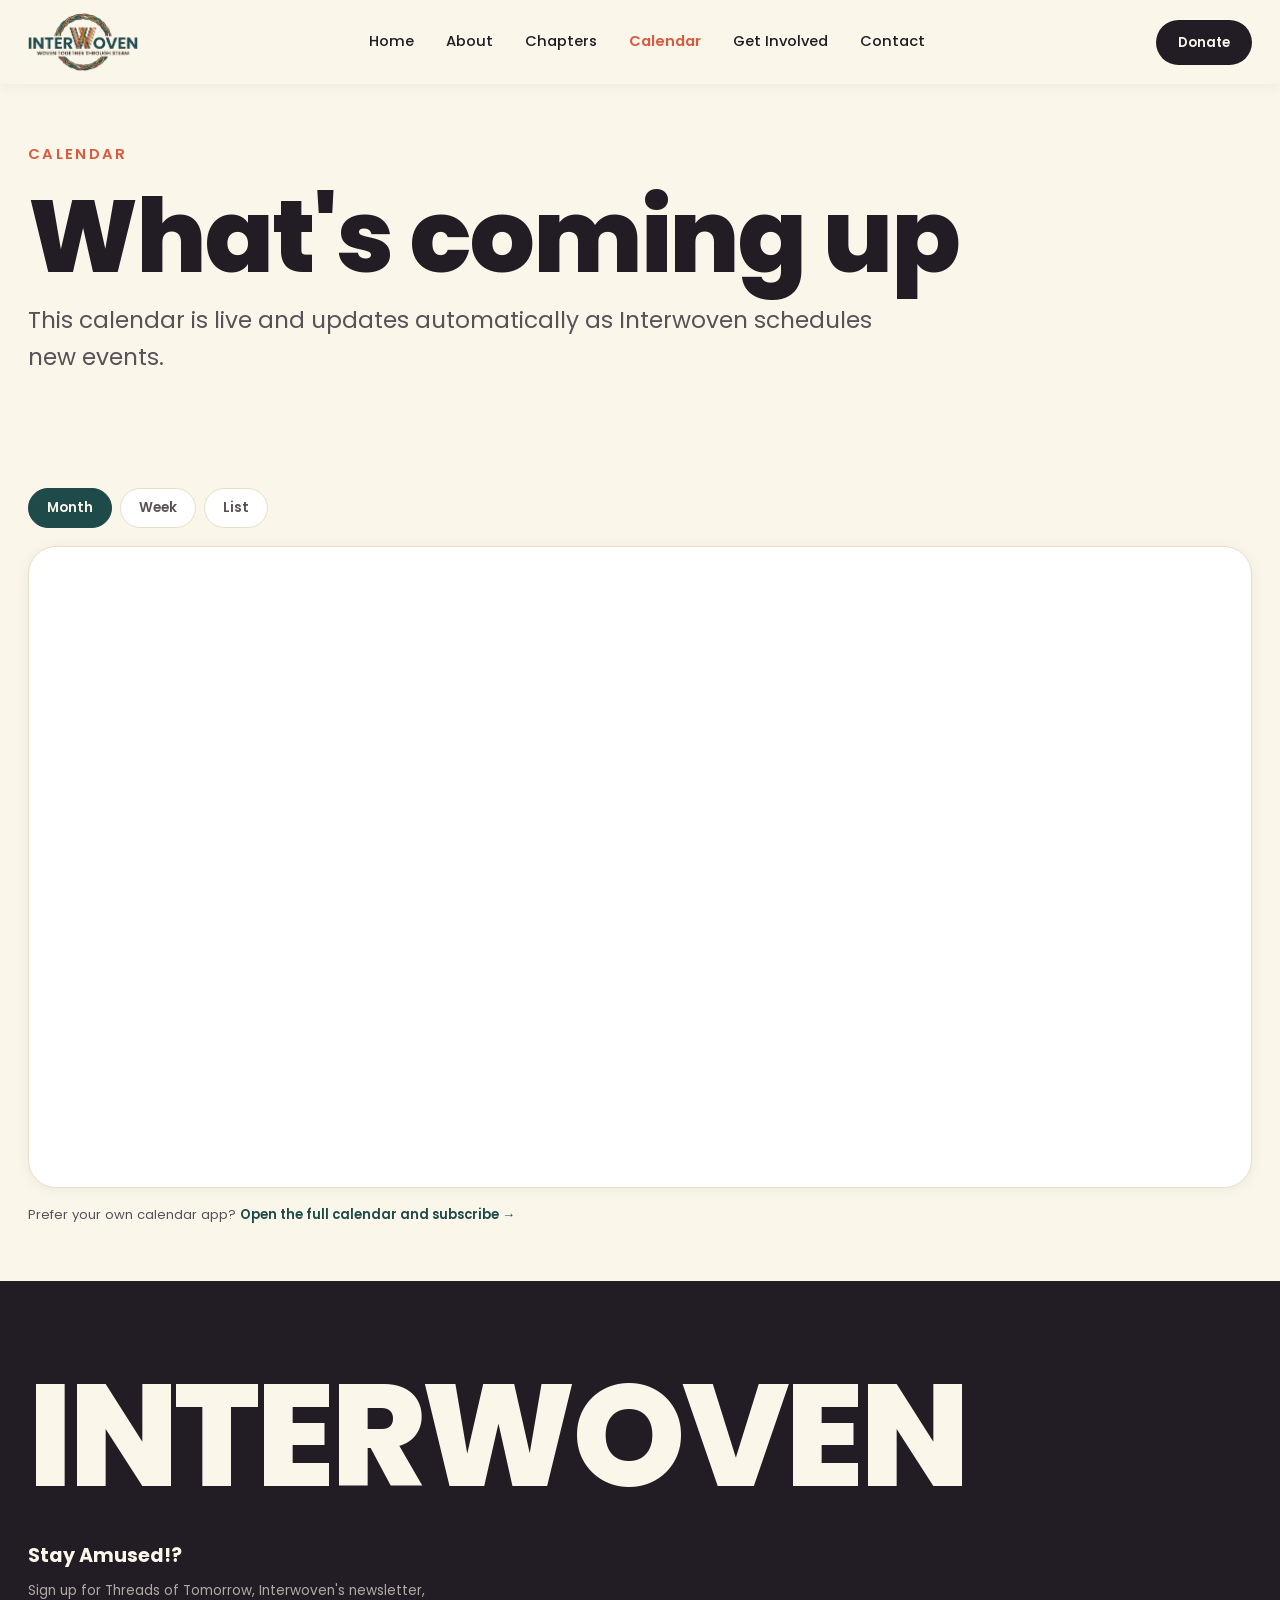
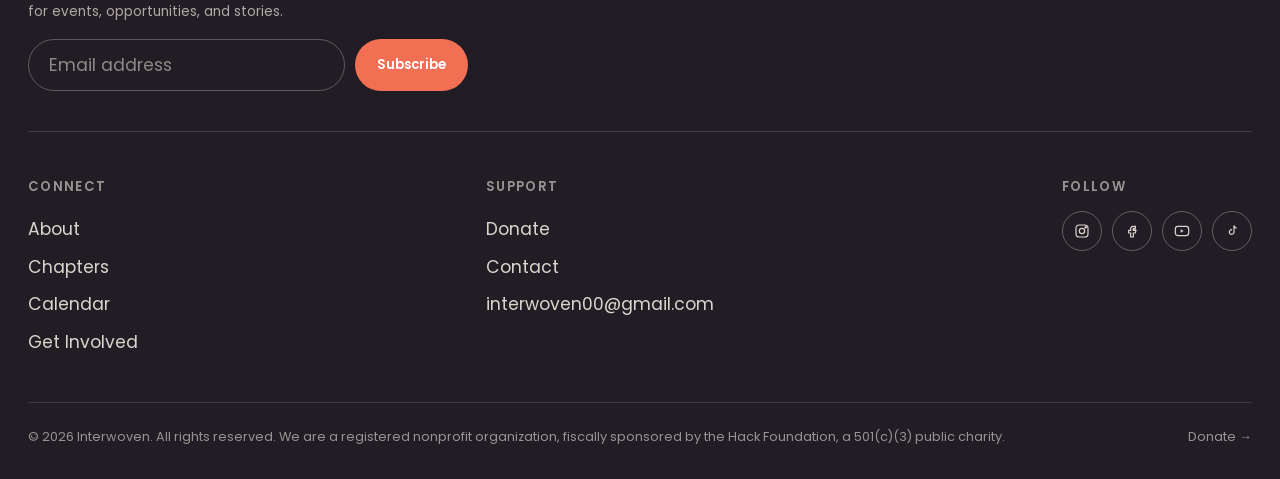
<file: calendar.html>
<!doctype html>
<html lang="en">
<head>
<meta charset="UTF-8">
<meta name="viewport" content="width=device-width, initial-scale=1">
<title>Calendar | Interwoven</title>
<meta name="description" content="Upcoming Interwoven workshops, conferences, summits, and podcast recordings, in-person and online.">
<link rel="preconnect" href="https://fonts.googleapis.com">
<link rel="preconnect" href="https://fonts.gstatic.com" crossorigin>
<link href="https://fonts.googleapis.com/css2?family=Poppins:wght@400;500;600;700;800&display=swap" rel="stylesheet">
<link rel="icon" href="favicon.ico" sizes="any">
<link rel="icon" href="assets/favicon-32.png" type="image/png" sizes="32x32">
<link rel="icon" href="assets/favicon-16.png" type="image/png" sizes="16x16">
<link rel="apple-touch-icon" href="assets/apple-touch-icon.png">
<link rel="stylesheet" href="css/styles.css?v=20260820">
</head>
<body>
<a class="skip-link" href="#main">Skip to main content</a>

<div class="page-sweep" id="page-sweep" aria-hidden="true"><span class="band"></span><span class="band"></span><span class="band"></span></div>

<header class="site-header">
  <div class="header-inner">
    <a href="index.html" class="brand" aria-label="Interwoven home">
      <img src="assets/logo-full-sm.png" alt="Interwoven logo" height="58" width="112">
    </a>
    <nav class="primary-nav" id="primary-nav" aria-label="Primary">
      <a href="index.html">Home</a>
      <a href="about.html">About</a>
      <a href="chapters.html">Chapters</a>
      <a href="calendar.html">Calendar</a>
      <a href="get-involved.html">Get Involved</a>
      <a href="contact.html">Contact</a>
    </nav>
    <div class="header-cta">
      <a href="https://hcb.hackclub.com/donations/start/interwoven" target="_blank" rel="noopener" class="btn btn-donate btn-sm">Donate
        <svg class="trace" viewBox="0 0 100 44" preserveAspectRatio="none" aria-hidden="true"><rect x="1" y="1" width="98" height="42" rx="21"/></svg>
      </a>
      <button class="nav-toggle" aria-label="Toggle menu" aria-expanded="false" aria-controls="primary-nav"><span></span><span></span><span></span></button>
    </div>
  </div>
</header>

<main id="main" style="padding-top:var(--header-h);">

  <section class="section-tight">
    <div class="wrap">
      <span class="eyebrow">Calendar</span>
      <h1 class="h1" style="margin-top:16px; max-width:16ch;">What's coming up</h1>
      <p class="lede" style="margin-top:14px;">This calendar is live and updates automatically as Interwoven schedules new events.</p>
    </div>
  </section>

  <section class="section-tight">
    <div class="wrap">
      <div class="cal-view-toggle" data-reveal>
        <button data-cal-view="MONTH" aria-pressed="true" type="button">Month</button>
        <button data-cal-view="WEEK" aria-pressed="false" type="button">Week</button>
        <button data-cal-view="AGENDA" aria-pressed="false" type="button">List</button>
      </div>

      <div class="calendar-frame-wrap" data-reveal>
        <iframe id="calendar-frame" title="Interwoven live calendar" loading="lazy"></iframe>
      </div>

      <p class="text-soft" style="font-size:.82rem; margin-top:16px;">
        Prefer your own calendar app? <a href="https://calendar.google.com/calendar/u/0?cid=YmQ3MjZkYmExNDc3ZmNiNDgwMzIzMTBmM2EzMDRkYzQyYzIyZGJjNDdlN2Y4ODI3YjI5ZjZkYmE4NTYyMjgwMEBncm91cC5jYWxlbmRhci5nb29nbGUuY29t" target="_blank" rel="noopener" style="color:var(--teal-deep); font-weight:600;">Open the full calendar and subscribe →</a>
      </p>
    </div>
  </section>

</main>


<!-- Newsletter modal -->
<div class="newsletter-overlay" id="newsletter-overlay" aria-hidden="true" role="dialog" aria-modal="true" aria-label="Newsletter signup">
  <div class="newsletter-modal">
    <button class="newsletter-modal-close" data-close-newsletter aria-label="Dismiss">&times;</button>
    <span class="eyebrow">Stay in the Thread</span>
    <h3>Get Interwoven updates</h3>
    <p>Events, opportunities, and stories from Interwoven, straight to your inbox.</p>
    <form>
      <label for="newsletter-modal-email" class="visually-hidden">Email address</label>
      <input type="email" id="newsletter-modal-email" placeholder="Email address" required>
      <button type="submit" class="btn btn-primary">Join the Community</button>
    </form>
  </div>
</div>

<footer class="site-footer">
  <div class="wrap">
    <div class="footer-word">INTERWOVEN</div>
            <div class="footer-newsletter">
      <h4>Stay Amused!?</h4>
      <p>Sign up for Threads of Tomorrow, Interwoven's newsletter, for events, opportunities, and stories.</p>
      <form id="footer-newsletter-form">
        <label for="footer-newsletter-email" class="visually-hidden">Email address</label>
        <input type="email" id="footer-newsletter-email" placeholder="Email address" required>
        <button type="submit" class="btn btn-primary btn-sm">Subscribe</button>
      </form>
    </div>
    <div class="footer-row">
      <div class="footer-col">
        <h4>Connect</h4>
        <a href="about.html">About</a>
        <a href="chapters.html">Chapters</a>
        <a href="calendar.html">Calendar</a>
        <a href="get-involved.html">Get Involved</a>
      </div>
      <div class="footer-col">
        <h4>Support</h4>
        <a href="https://hcb.hackclub.com/donations/start/interwoven" target="_blank" rel="noopener">Donate</a>
        <a href="contact.html">Contact</a>
        <a href="mailto:interwoven00@gmail.com">interwoven00@gmail.com</a>
      </div>
      <div class="footer-col">
        <h4>Follow</h4>
        <div class="social-row">
          <a href="https://instagram.com/interwoven0" target="_blank" rel="noopener" aria-label="Instagram"><svg width="16" height="16" viewBox="0 0 24 24" fill="none" stroke="currentColor" stroke-width="1.8"><rect x="3" y="3" width="18" height="18" rx="5"/><circle cx="12" cy="12" r="4"/><circle cx="17.5" cy="6.5" r="1"/></svg></a>
          <a href="https://facebook.com/interwoven0" target="_blank" rel="noopener" aria-label="Facebook"><svg width="16" height="16" viewBox="0 0 24 24" fill="none" stroke="currentColor" stroke-width="1.8"><path d="M14 9h3V5h-3a4 4 0 0 0-4 4v2H7v4h3v6h4v-6h3l1-4h-4V9a1 1 0 0 1 1-1z"/></svg></a>
          <a href="https://www.youtube.com/@Interwoven-steam" target="_blank" rel="noopener" aria-label="YouTube"><svg width="16" height="16" viewBox="0 0 24 24" fill="none" stroke="currentColor" stroke-width="1.8"><rect x="2" y="5" width="20" height="14" rx="4"/><path d="M10 9.5v5l4.5-2.5z" fill="currentColor" stroke="none"/></svg></a>
          <a href="https://www.tiktok.com/@interwoven_steam" target="_blank" rel="noopener" aria-label="TikTok"><svg width="16" height="16" viewBox="0 0 24 24" fill="none" stroke="currentColor" stroke-width="1.8"><path d="M15 4v9.5a3.5 3.5 0 1 1-3-3.46"/><path d="M15 4c.3 2 1.6 3.4 4 3.7"/></svg></a>
        </div>
      </div>
    </div>
    <div class="footer-bottom">
      <span>&copy; <span data-year></span> Interwoven. All rights reserved. We are a registered nonprofit organization, fiscally sponsored by the Hack Foundation, a 501(c)(3) public charity.</span>
      <a href="https://hcb.hackclub.com/donations/start/interwoven" target="_blank" rel="noopener">Donate →</a>
    </div>
  </div>
</footer>

<script src="js/main.js"></script>
<script src="js/calendar.js"></script>
</body>
</html>
</file>
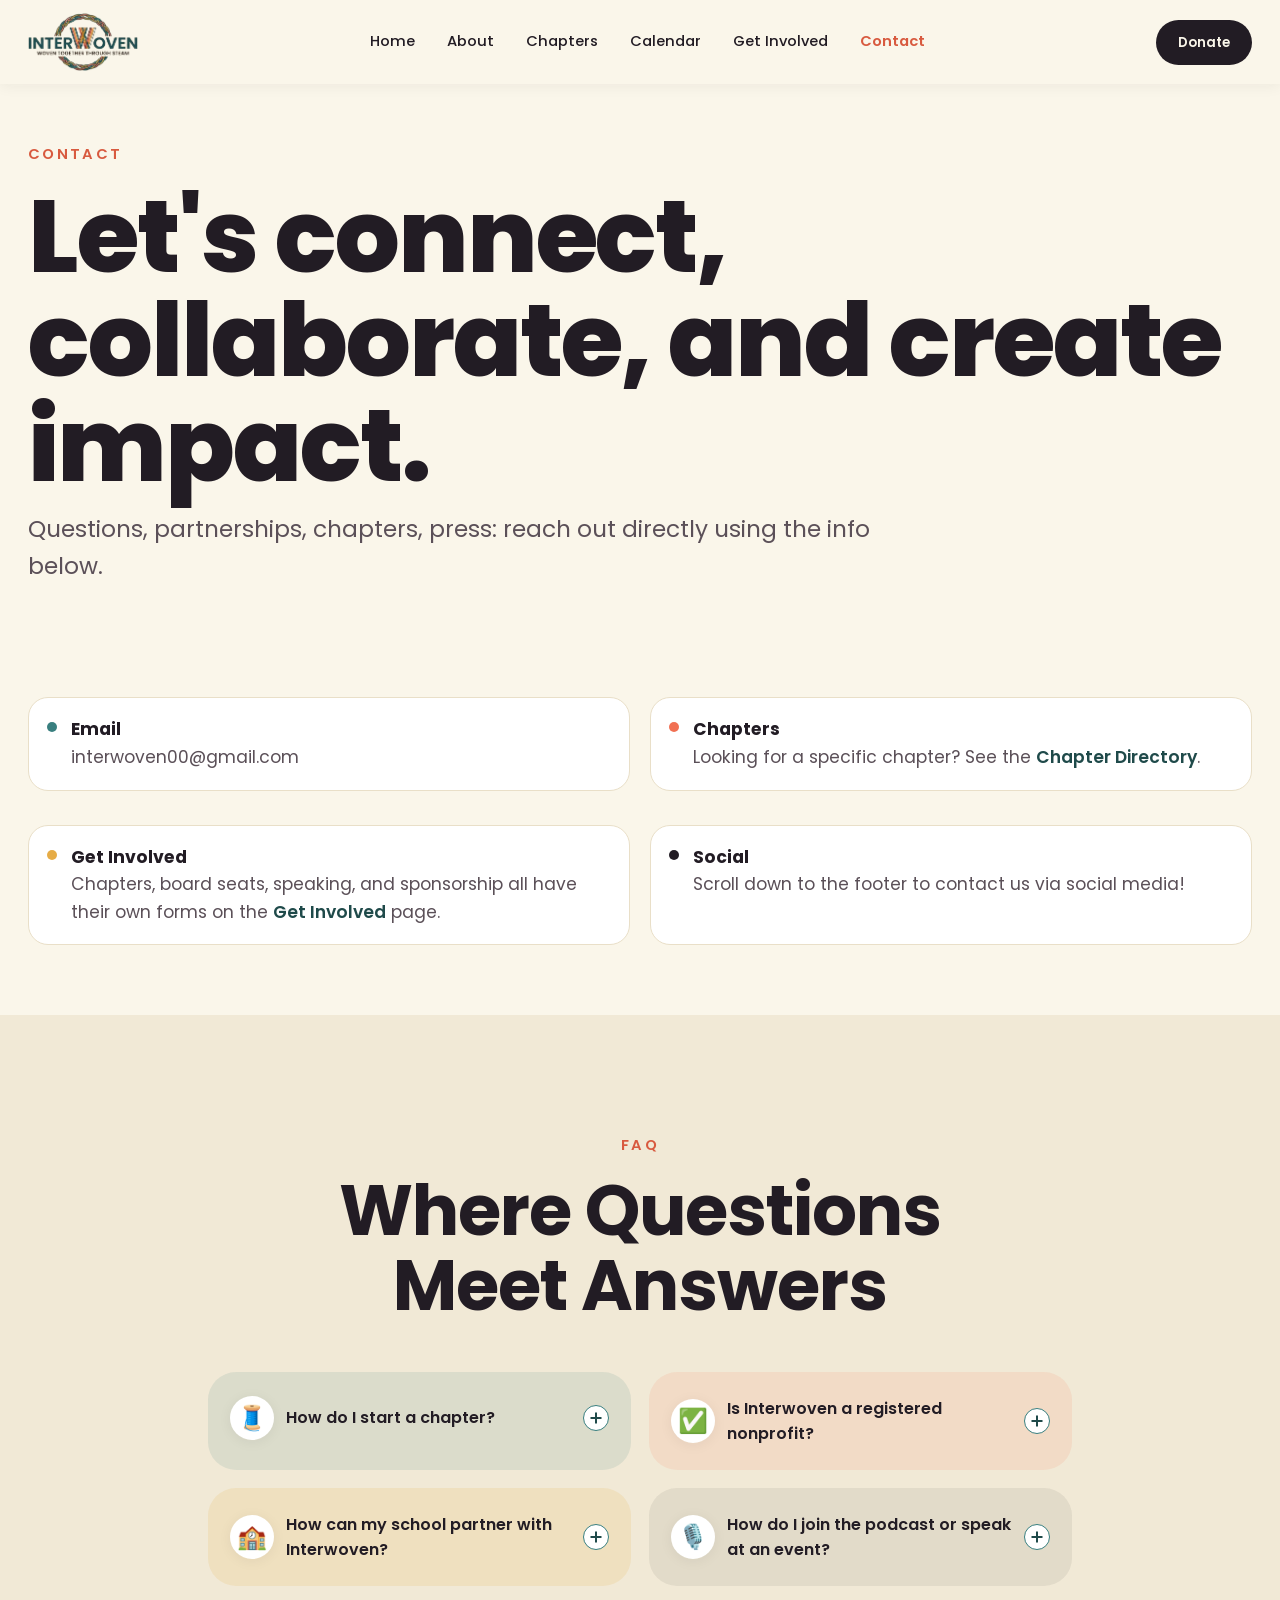
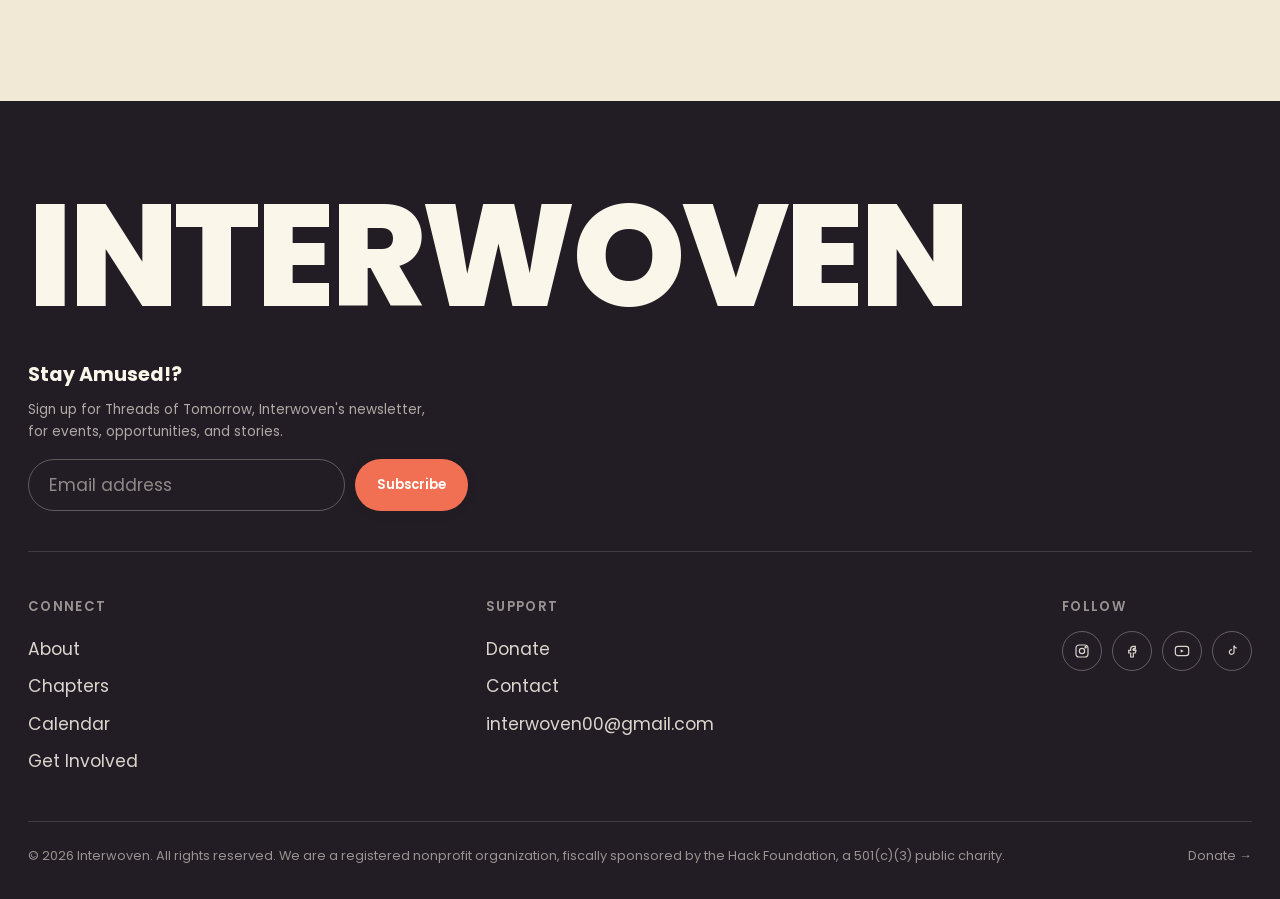
<file: contact.html>
<!doctype html>
<html lang="en">
<head>
<meta charset="UTF-8">
<meta name="viewport" content="width=device-width, initial-scale=1">
<title>Contact | Interwoven</title>
<meta name="description" content="Get in touch with Interwoven: questions, partnerships, chapters, or anything else.">
<link rel="preconnect" href="https://fonts.googleapis.com">
<link rel="preconnect" href="https://fonts.gstatic.com" crossorigin>
<link href="https://fonts.googleapis.com/css2?family=Poppins:wght@400;500;600;700;800&display=swap" rel="stylesheet">
<link rel="icon" href="favicon.ico" sizes="any">
<link rel="icon" href="assets/favicon-32.png" type="image/png" sizes="32x32">
<link rel="icon" href="assets/favicon-16.png" type="image/png" sizes="16x16">
<link rel="apple-touch-icon" href="assets/apple-touch-icon.png">
<link rel="stylesheet" href="css/styles.css?v=20260820">
</head>
<body>
<a class="skip-link" href="#main">Skip to main content</a>

<div class="page-sweep" id="page-sweep" aria-hidden="true"><span class="band"></span><span class="band"></span><span class="band"></span></div>

<header class="site-header">
  <div class="header-inner">
    <a href="index.html" class="brand" aria-label="Interwoven home">
      <img src="assets/logo-full-sm.png" alt="Interwoven logo" height="58" width="112">
    </a>
    <nav class="primary-nav" id="primary-nav" aria-label="Primary">
      <a href="index.html">Home</a>
      <a href="about.html">About</a>
      <a href="chapters.html">Chapters</a>
      <a href="calendar.html">Calendar</a>
      <a href="get-involved.html">Get Involved</a>
      <a href="contact.html">Contact</a>
    </nav>
    <div class="header-cta">
      <a href="https://hcb.hackclub.com/donations/start/interwoven" target="_blank" rel="noopener" class="btn btn-donate btn-sm">Donate
        <svg class="trace" viewBox="0 0 100 44" preserveAspectRatio="none" aria-hidden="true"><rect x="1" y="1" width="98" height="42" rx="21"/></svg>
      </a>
      <button class="nav-toggle" aria-label="Toggle menu" aria-expanded="false" aria-controls="primary-nav"><span></span><span></span><span></span></button>
    </div>
  </div>
</header>

<main id="main" style="padding-top:var(--header-h);">

  <section class="section-tight">
    <div class="wrap">
      <span class="eyebrow">Contact</span>
      <h1 class="h1" style="margin-top:16px; max-width:20ch;">Let's connect, collaborate, and create impact.</h1>
      <p class="lede" style="margin-top:14px;">Questions, partnerships, chapters, press: reach out directly using the info below.</p>
    </div>
  </section>

  <section class="section-tight">
    <div class="wrap">
      <div class="grid grid-2" style="gap:20px;" data-reveal>
        <div class="contact-way">
          <span class="dot" style="background:var(--teal);"></span>
          <div><strong>Email</strong><p class="text-soft"><a href="mailto:interwoven00@gmail.com">interwoven00@gmail.com</a></p></div>
        </div>
        <div class="contact-way">
          <span class="dot" style="background:var(--coral);"></span>
          <div><strong>Chapters</strong><p class="text-soft">Looking for a specific chapter? See the <a href="chapters.html" style="color:var(--teal-deep); font-weight:600;">Chapter Directory</a>.</p></div>
        </div>
        <div class="contact-way">
          <span class="dot" style="background:var(--amber);"></span>
          <div><strong>Get Involved</strong><p class="text-soft">Chapters, board seats, speaking, and sponsorship all have their own forms on the <a href="get-involved.html" style="color:var(--teal-deep); font-weight:600;">Get Involved</a> page.</p></div>
        </div>
        <div class="contact-way">
          <span class="dot" style="background:var(--ink);"></span>
          <div><strong>Social</strong><p class="text-soft">Scroll down to the footer to contact us via social media!</p></div>
        </div>
      </div>
    </div>
  </section>

  <section class="section" style="background:var(--cream-deep);">
    <div class="wrap" style="max-width:920px;">
      <div class="section-head center" data-reveal>
        <span class="eyebrow center">FAQ</span>
        <h2 style="margin-top:16px;">Where Questions Meet Answers</h2>
      </div>
      <div class="accordion faq-fun" data-reveal>
        <div class="accordion-item faq-fun-card tone-teal" data-open="false">
          <button class="accordion-trigger" aria-expanded="false">
            <span class="faq-fun-icon">🧵</span>
            <span>How do I start a chapter?</span>
            <span class="plus" aria-hidden="true"></span>
          </button>
          <div class="accordion-panel"><div class="inner">Fill out the Start a Chapter form on the <a href="get-involved.html#start-a-chapter" style="color:var(--teal-deep); font-weight:600;">Get Involved</a> page. Someone from the board will follow up with next steps.</div></div>
        </div>
        <div class="accordion-item faq-fun-card tone-coral" data-open="false">
          <button class="accordion-trigger" aria-expanded="false">
            <span class="faq-fun-icon">✅</span>
            <span>Is Interwoven a registered nonprofit?</span>
            <span class="plus" aria-hidden="true"></span>
          </button>
          <div class="accordion-panel"><div class="inner">Yes | Interwoven is a registered nonprofit organization, fiscally sponsored by the Hack Foundation, a 501(c)(3) public charity.</div></div>
        </div>
        <div class="accordion-item faq-fun-card tone-amber" data-open="false">
          <button class="accordion-trigger" aria-expanded="false">
            <span class="faq-fun-icon">🏫</span>
            <span>How can my school partner with Interwoven?</span>
            <span class="plus" aria-hidden="true"></span>
          </button>
          <div class="accordion-panel"><div class="inner">Send a note through this contact form with "School Partnership" as the subject, and we'll connect you with a chapter near you.</div></div>
        </div>
        <div class="accordion-item faq-fun-card tone-ink" data-open="false">
          <button class="accordion-trigger" aria-expanded="false">
            <span class="faq-fun-icon">🎙️</span>
            <span>How do I join the podcast or speak at an event?</span>
            <span class="plus" aria-hidden="true"></span>
          </button>
          <div class="accordion-panel"><div class="inner">Both have their own application forms; see the <a href="get-involved.html" style="color:var(--teal-deep); font-weight:600;">Get Involved</a> page for links.</div></div>
        </div>
      </div>
    </div>
  </section>

</main>


<!-- Newsletter modal -->
<div class="newsletter-overlay" id="newsletter-overlay" aria-hidden="true" role="dialog" aria-modal="true" aria-label="Newsletter signup">
  <div class="newsletter-modal">
    <button class="newsletter-modal-close" data-close-newsletter aria-label="Dismiss">&times;</button>
    <span class="eyebrow">Stay in the Thread</span>
    <h3>Get Interwoven updates</h3>
    <p>Events, opportunities, and stories from Interwoven, straight to your inbox.</p>
    <form>
      <label for="newsletter-modal-email" class="visually-hidden">Email address</label>
      <input type="email" id="newsletter-modal-email" placeholder="Email address" required>
      <button type="submit" class="btn btn-primary">Join the Community</button>
    </form>
  </div>
</div>

<footer class="site-footer">
  <div class="wrap">
    <div class="footer-word">INTERWOVEN</div>
            <div class="footer-newsletter">
      <h4>Stay Amused!?</h4>
      <p>Sign up for Threads of Tomorrow, Interwoven's newsletter, for events, opportunities, and stories.</p>
      <form id="footer-newsletter-form">
        <label for="footer-newsletter-email" class="visually-hidden">Email address</label>
        <input type="email" id="footer-newsletter-email" placeholder="Email address" required>
        <button type="submit" class="btn btn-primary btn-sm">Subscribe</button>
      </form>
    </div>
    <div class="footer-row">
      <div class="footer-col">
        <h4>Connect</h4>
        <a href="about.html">About</a>
        <a href="chapters.html">Chapters</a>
        <a href="calendar.html">Calendar</a>
        <a href="get-involved.html">Get Involved</a>
      </div>
      <div class="footer-col">
        <h4>Support</h4>
        <a href="https://hcb.hackclub.com/donations/start/interwoven" target="_blank" rel="noopener">Donate</a>
        <a href="contact.html">Contact</a>
        <a href="mailto:interwoven00@gmail.com">interwoven00@gmail.com</a>
      </div>
      <div class="footer-col">
        <h4>Follow</h4>
        <div class="social-row">
          <a href="https://instagram.com/interwoven0" target="_blank" rel="noopener" aria-label="Instagram"><svg width="16" height="16" viewBox="0 0 24 24" fill="none" stroke="currentColor" stroke-width="1.8"><rect x="3" y="3" width="18" height="18" rx="5"/><circle cx="12" cy="12" r="4"/><circle cx="17.5" cy="6.5" r="1"/></svg></a>
          <a href="https://facebook.com/interwoven0" target="_blank" rel="noopener" aria-label="Facebook"><svg width="16" height="16" viewBox="0 0 24 24" fill="none" stroke="currentColor" stroke-width="1.8"><path d="M14 9h3V5h-3a4 4 0 0 0-4 4v2H7v4h3v6h4v-6h3l1-4h-4V9a1 1 0 0 1 1-1z"/></svg></a>
          <a href="https://www.youtube.com/@Interwoven-steam" target="_blank" rel="noopener" aria-label="YouTube"><svg width="16" height="16" viewBox="0 0 24 24" fill="none" stroke="currentColor" stroke-width="1.8"><rect x="2" y="5" width="20" height="14" rx="4"/><path d="M10 9.5v5l4.5-2.5z" fill="currentColor" stroke="none"/></svg></a>
          <a href="https://www.tiktok.com/@interwoven_steam" target="_blank" rel="noopener" aria-label="TikTok"><svg width="16" height="16" viewBox="0 0 24 24" fill="none" stroke="currentColor" stroke-width="1.8"><path d="M15 4v9.5a3.5 3.5 0 1 1-3-3.46"/><path d="M15 4c.3 2 1.6 3.4 4 3.7"/></svg></a>
        </div>
      </div>
    </div>
    <div class="footer-bottom">
      <span>&copy; <span data-year></span> Interwoven. All rights reserved. We are a registered nonprofit organization, fiscally sponsored by the Hack Foundation, a 501(c)(3) public charity.</span>
      <a href="https://hcb.hackclub.com/donations/start/interwoven" target="_blank" rel="noopener">Donate →</a>
    </div>
  </div>
</footer>

<script src="js/main.js"></script>
<script src="js/contact.js"></script>
</body>
</html>
</file>
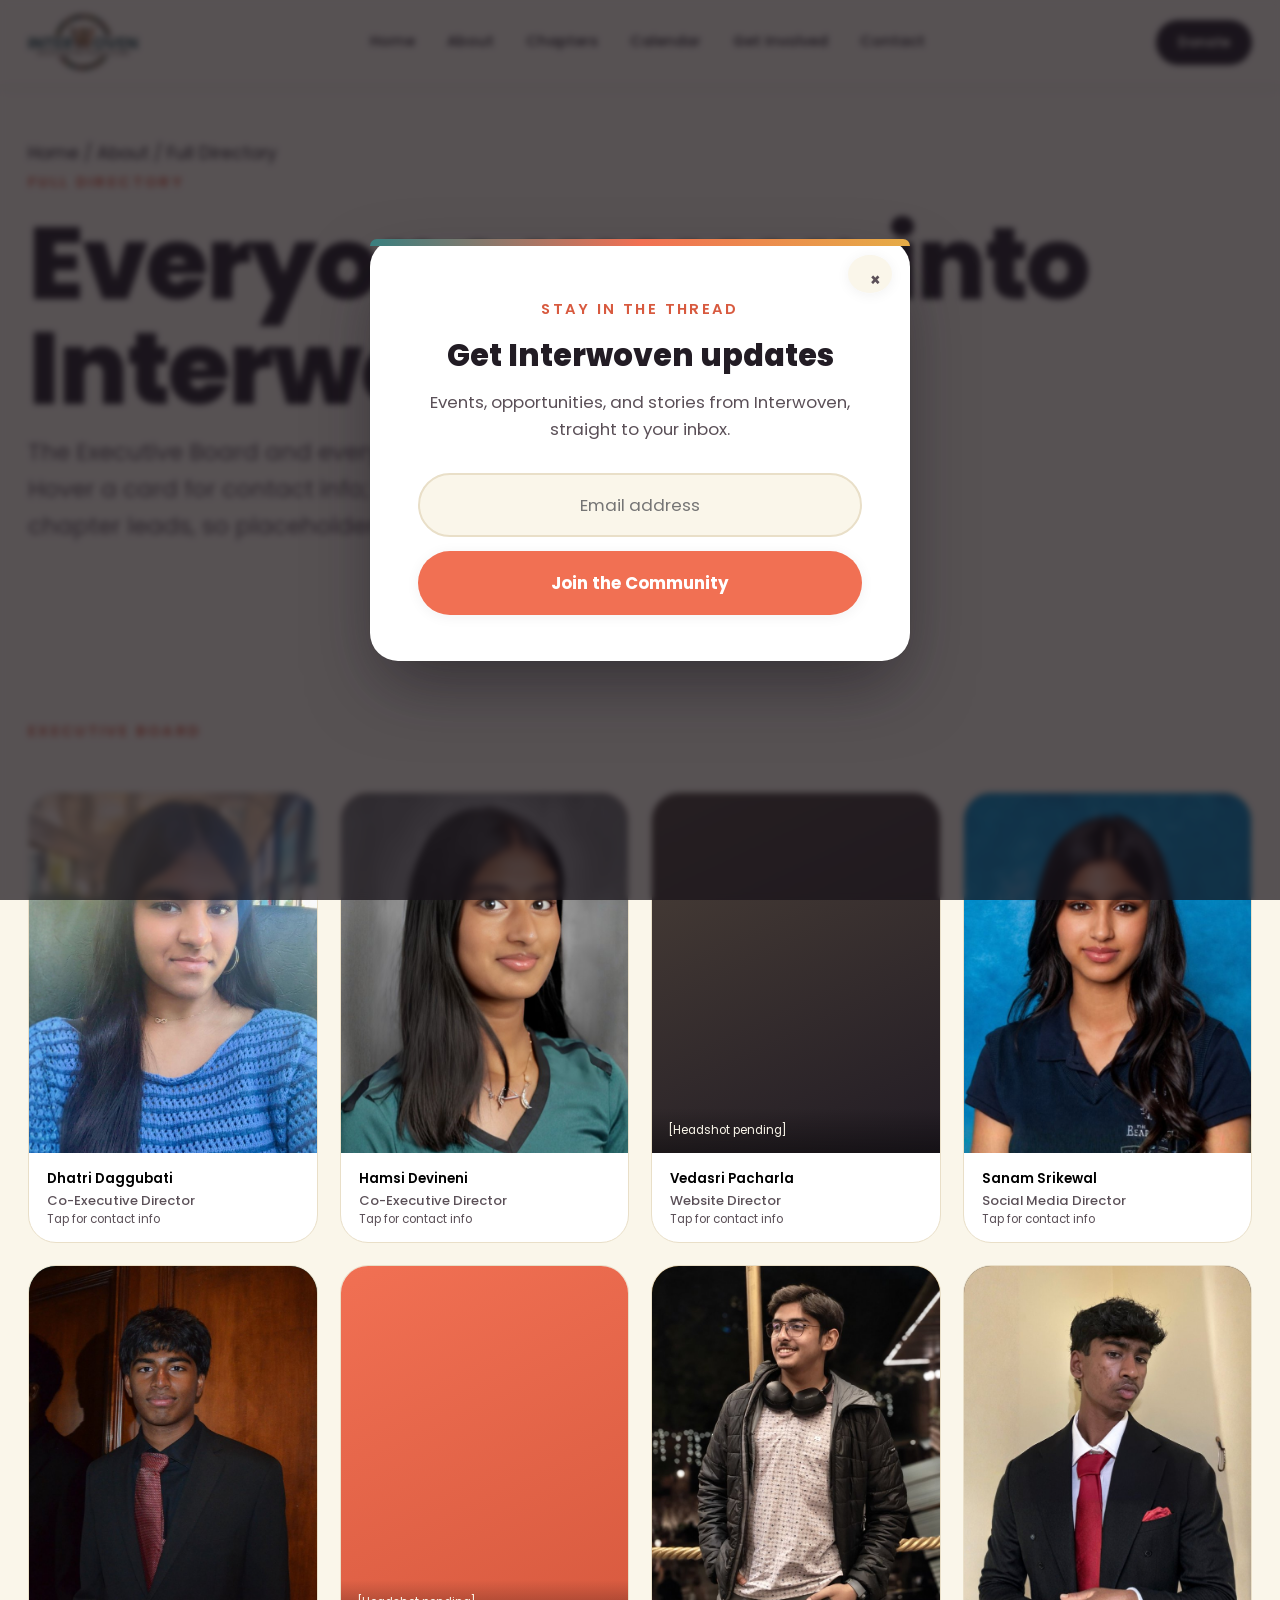
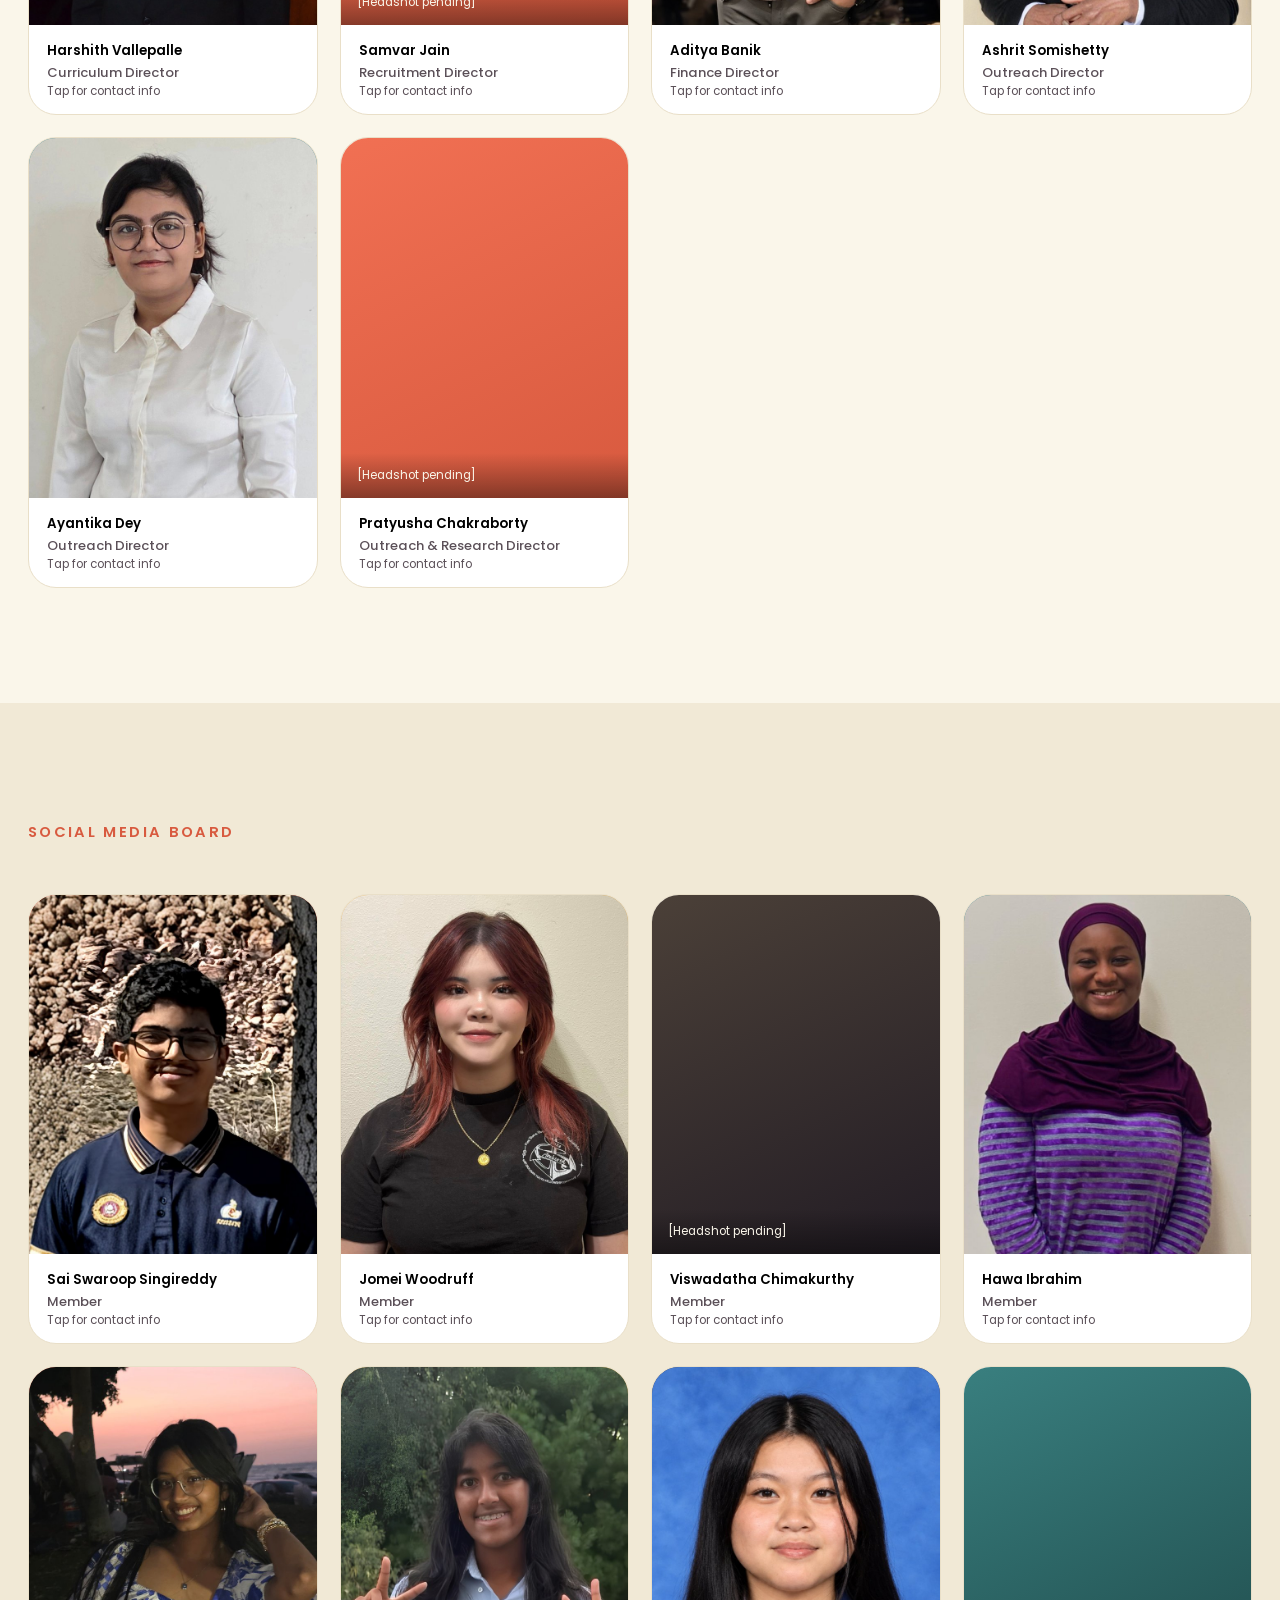
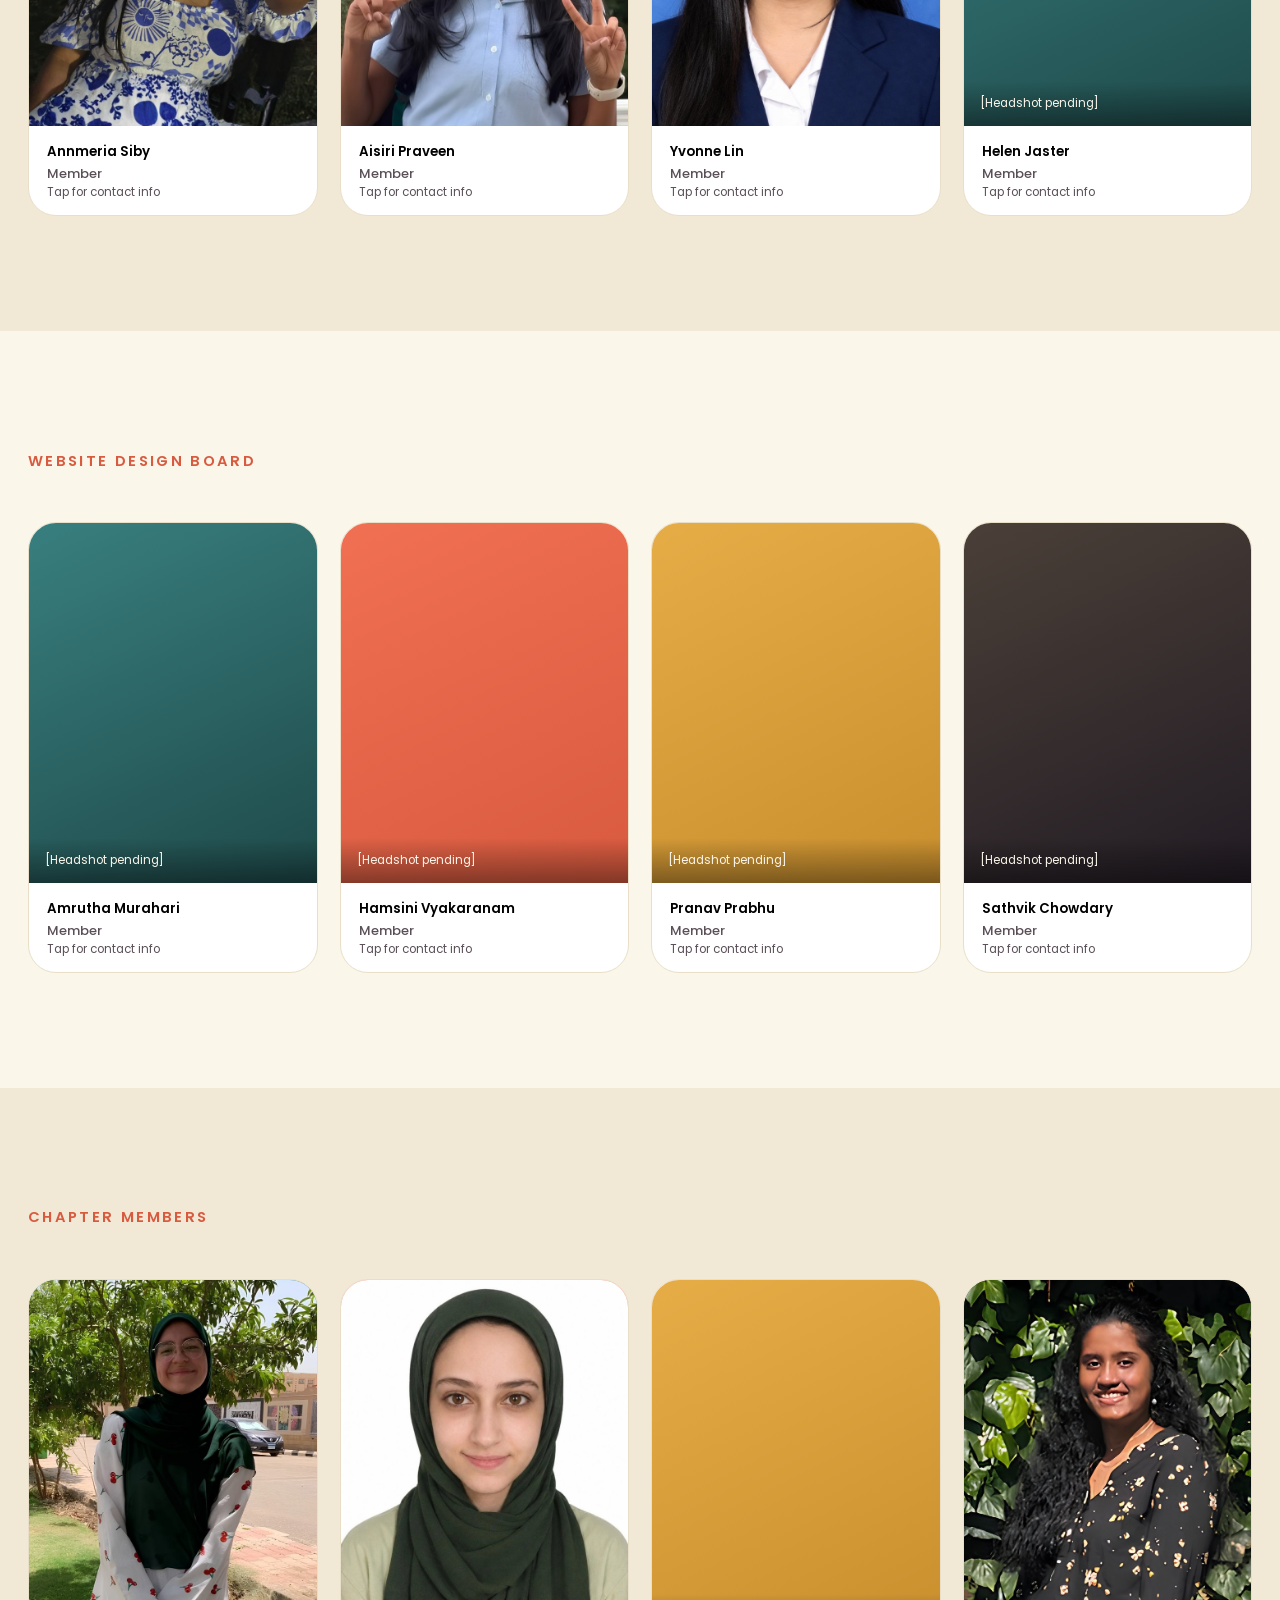
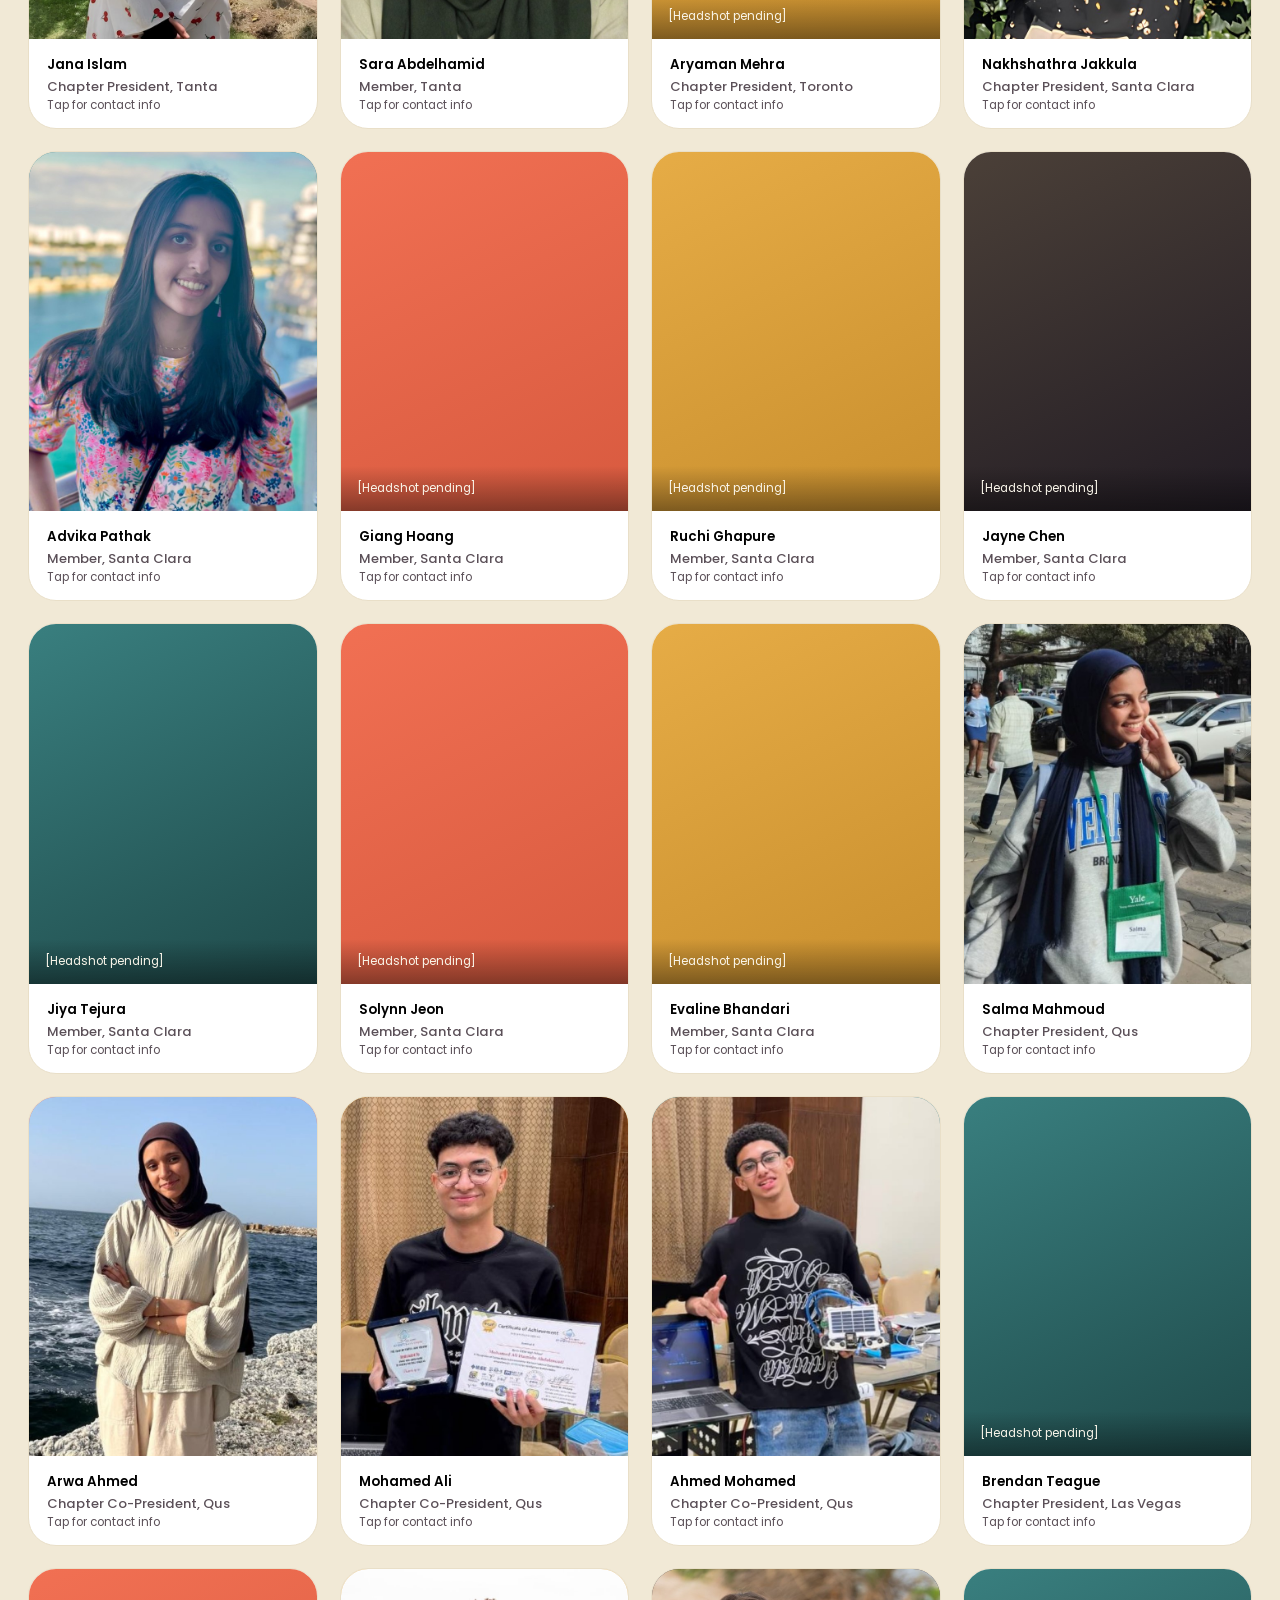
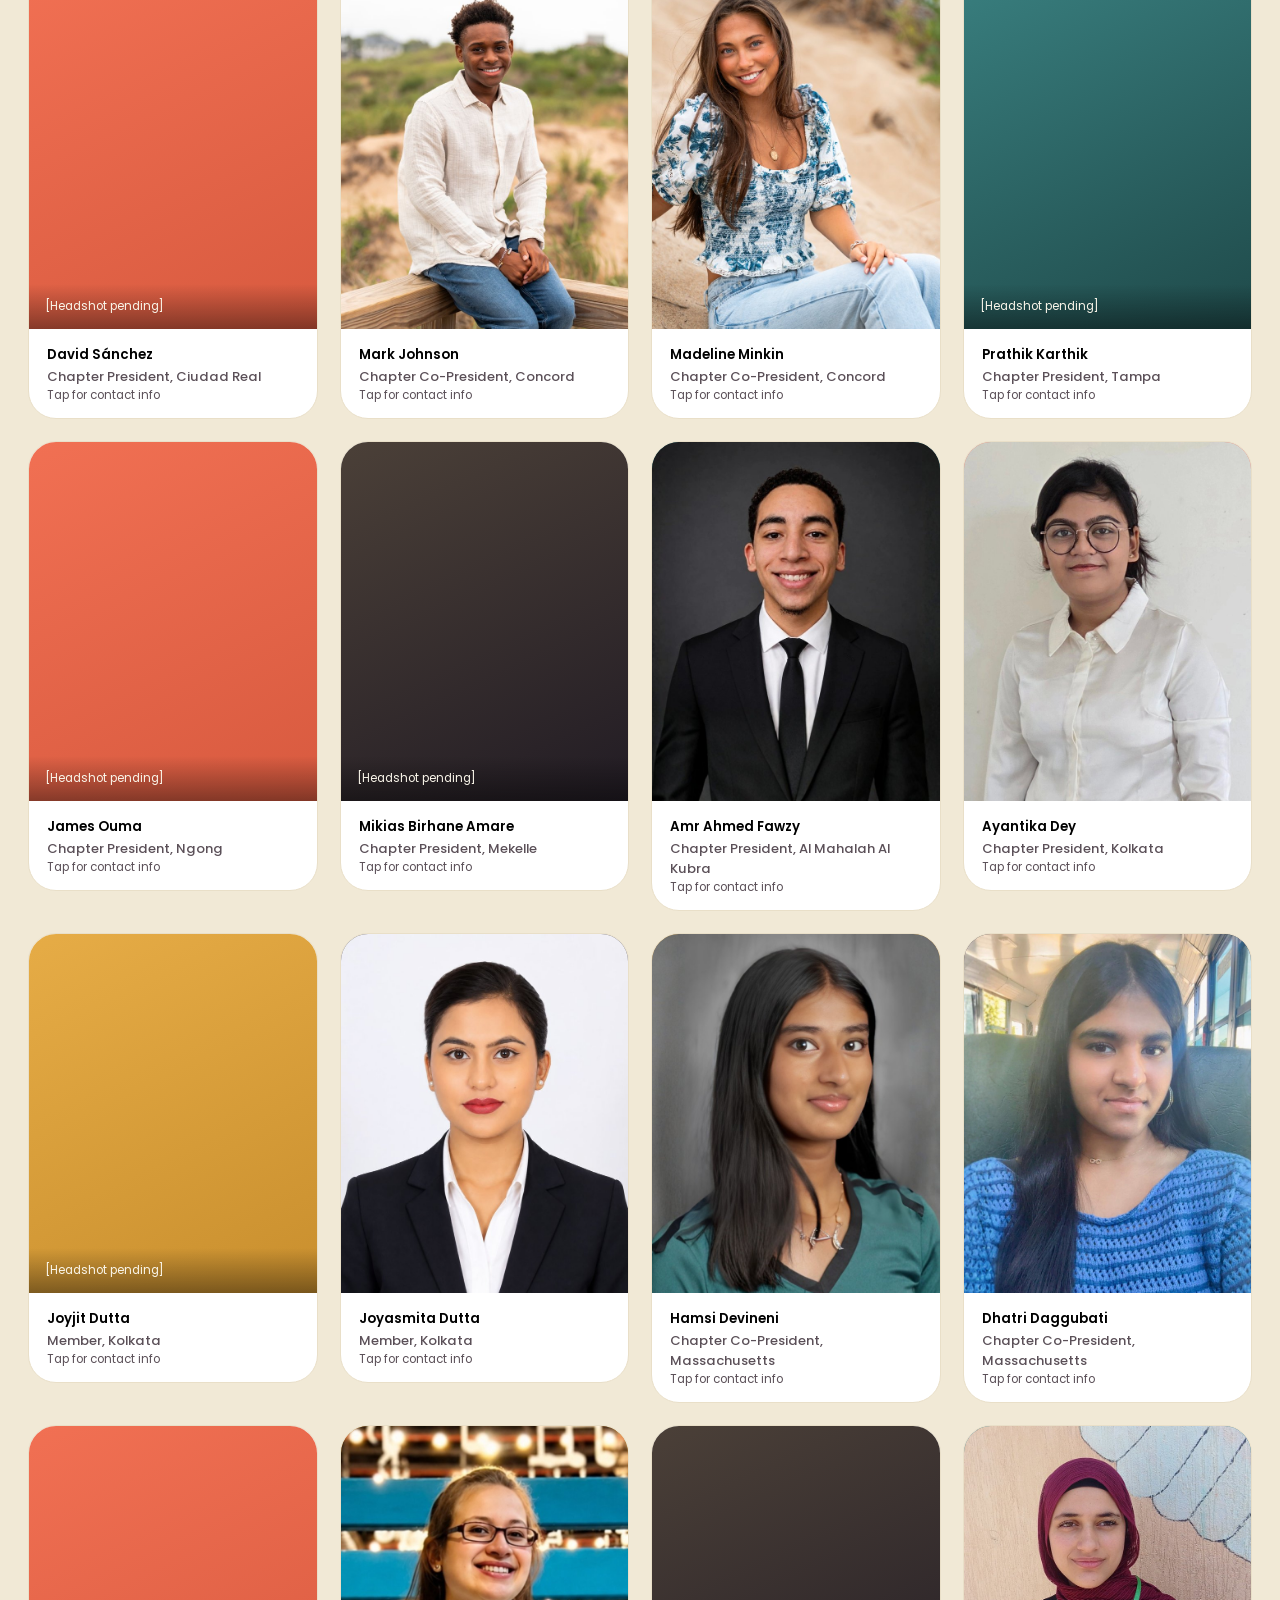
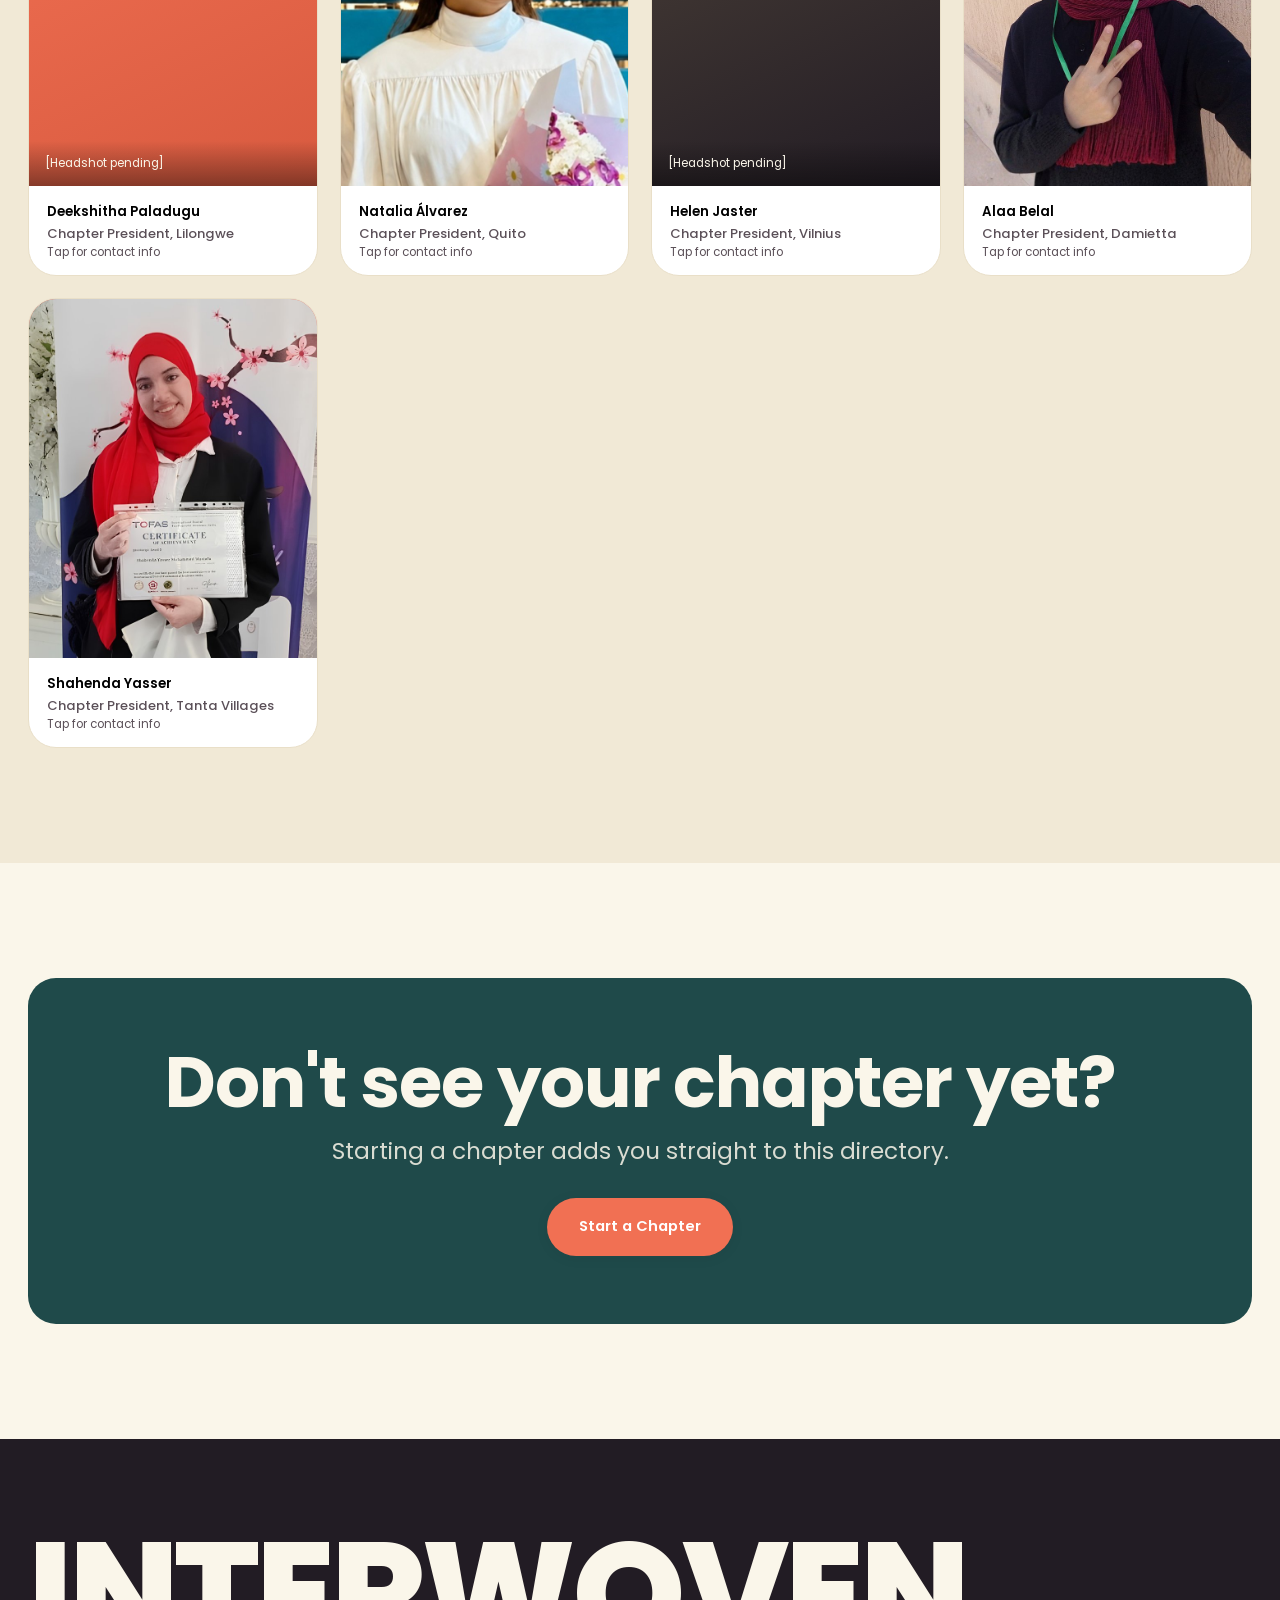
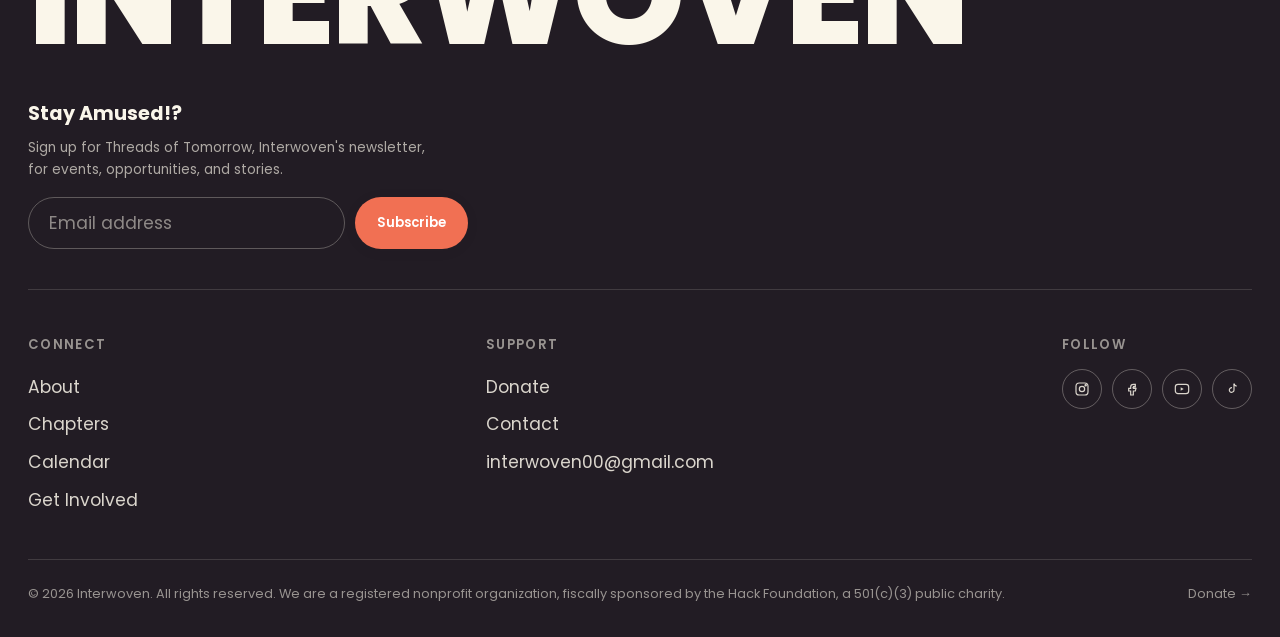
<file: directory.html>
<!doctype html>
<html lang="en">
<head>
<meta charset="UTF-8">
<meta name="viewport" content="width=device-width, initial-scale=1">
<title>Full Directory | Interwoven</title>
<meta name="description" content="The full Interwoven directory: Executive Board and every chapter president across our network.">
<meta property="og:title" content="Full Directory | Interwoven">
<meta property="og:type" content="website">
<link rel="preconnect" href="https://fonts.googleapis.com">
<link rel="preconnect" href="https://fonts.gstatic.com" crossorigin>
<link href="https://fonts.googleapis.com/css2?family=Poppins:wght@400;500;600;700;800&display=swap" rel="stylesheet">
<link rel="icon" href="favicon.ico" sizes="any">
<link rel="icon" href="assets/favicon-32.png" type="image/png" sizes="32x32">
<link rel="icon" href="assets/favicon-16.png" type="image/png" sizes="16x16">
<link rel="apple-touch-icon" href="assets/apple-touch-icon.png">
<link rel="stylesheet" href="css/styles.css?v=20260820">
</head>
<body>
<a class="skip-link" href="#main">Skip to main content</a>

<div class="page-sweep" id="page-sweep" aria-hidden="true"><span class="band"></span><span class="band"></span><span class="band"></span></div>

<header class="site-header is-solid">
  <div class="header-inner">
    <a href="index.html" class="brand" aria-label="Interwoven home">
      <img src="assets/logo-full-sm.png" alt="Interwoven logo" height="58" width="112">
    </a>
    <nav class="primary-nav" id="primary-nav" aria-label="Primary">
      <a href="index.html">Home</a>
      <a href="about.html">About</a>
      <a href="chapters.html">Chapters</a>
      <a href="calendar.html">Calendar</a>
      <a href="get-involved.html">Get Involved</a>
      <a href="contact.html">Contact</a>
    </nav>
    <div class="header-cta">
      <a href="https://hcb.hackclub.com/donations/start/interwoven" target="_blank" rel="noopener" class="btn btn-donate btn-sm">Donate
        <svg class="trace" viewBox="0 0 100 44" preserveAspectRatio="none" aria-hidden="true"><rect x="1" y="1" width="98" height="42" rx="21"/></svg>
      </a>
      <button class="nav-toggle" aria-label="Toggle menu" aria-expanded="false" aria-controls="primary-nav"><span></span><span></span><span></span></button>
    </div>
  </div>
</header>

<main id="main" style="padding-top:var(--header-h);">

  <section class="section-tight">
    <div class="wrap">
      <p class="breadcrumb"><a href="index.html">Home</a> / <a href="about.html">About</a> / Full Directory</p>
      <span class="eyebrow">Full Directory</span>
      <h1 class="h1" style="margin-top:16px; max-width:20ch;">Everyone woven into Interwoven</h1>
      <p class="lede" style="margin-top:14px;">The Executive Board and every chapter president across our network. Hover a card for contact info; headshots are still being collected for many chapter leads, so placeholders will be replaced as they come in.</p>
    </div>
  </section>

  <section class="section">
    <div class="wrap">
      <div class="section-head" data-reveal>
        <span class="eyebrow">Executive Board</span>
      </div>
      <div class="board-grid" id="directory-board" data-reveal></div>
    </div>
  </section>

  <section class="section" style="background:var(--cream-deep);">
    <div class="wrap">
      <div class="section-head" data-reveal>
        <span class="eyebrow">Social Media Board</span>
      </div>
      <div class="board-grid" id="directory-social" data-reveal></div>
    </div>
  </section>

  <section class="section">
    <div class="wrap">
      <div class="section-head" data-reveal>
        <span class="eyebrow">Website Design Board</span>
      </div>
      <div class="board-grid" id="directory-webdesign" data-reveal></div>
    </div>
  </section>

  <section class="section" style="background:var(--cream-deep);">
    <div class="wrap">
      <div class="section-head" data-reveal>
        <span class="eyebrow">Chapter Members</span>
      </div>
      <div class="board-grid" id="directory-chapters" data-reveal></div>
    </div>
  </section>

  <section class="section">
    <div class="wrap">
      <div class="cta-band" data-reveal>
        <h2>Don't see your chapter yet?</h2>
        <p class="lede" style="margin:12px auto 28px;">Starting a chapter adds you straight to this directory.</p>
        <div class="hero-actions">
          <a href="get-involved.html#start-a-chapter" class="btn btn-primary">Start a Chapter
            <svg class="trace" viewBox="0 0 170 54" preserveAspectRatio="none" aria-hidden="true"><rect x="1" y="1" width="168" height="52" rx="26"/></svg>
          </a>
        </div>
      </div>
    </div>
  </section>

</main>


<!-- Newsletter modal -->
<div class="newsletter-overlay" id="newsletter-overlay" aria-hidden="true" role="dialog" aria-modal="true" aria-label="Newsletter signup">
  <div class="newsletter-modal">
    <button class="newsletter-modal-close" data-close-newsletter aria-label="Dismiss">&times;</button>
    <span class="eyebrow">Stay in the Thread</span>
    <h3>Get Interwoven updates</h3>
    <p>Events, opportunities, and stories from Interwoven, straight to your inbox.</p>
    <form>
      <label for="newsletter-modal-email" class="visually-hidden">Email address</label>
      <input type="email" id="newsletter-modal-email" placeholder="Email address" required>
      <button type="submit" class="btn btn-primary">Join the Community</button>
    </form>
  </div>
</div>

<footer class="site-footer">
  <div class="wrap">
    <div class="footer-word">INTERWOVEN</div>
            <div class="footer-newsletter">
      <h4>Stay Amused!?</h4>
      <p>Sign up for Threads of Tomorrow, Interwoven's newsletter, for events, opportunities, and stories.</p>
      <form id="footer-newsletter-form">
        <label for="footer-newsletter-email" class="visually-hidden">Email address</label>
        <input type="email" id="footer-newsletter-email" placeholder="Email address" required>
        <button type="submit" class="btn btn-primary btn-sm">Subscribe</button>
      </form>
    </div>
    <div class="footer-row">
      <div class="footer-col">
        <h4>Connect</h4>
        <a href="about.html">About</a>
        <a href="chapters.html">Chapters</a>
        <a href="calendar.html">Calendar</a>
        <a href="get-involved.html">Get Involved</a>
      </div>
      <div class="footer-col">
        <h4>Support</h4>
        <a href="https://hcb.hackclub.com/donations/start/interwoven" target="_blank" rel="noopener">Donate</a>
        <a href="contact.html">Contact</a>
        <a href="mailto:interwoven00@gmail.com">interwoven00@gmail.com</a>
      </div>
      <div class="footer-col">
        <h4>Follow</h4>
        <div class="social-row">
          <a href="https://instagram.com/interwoven0" target="_blank" rel="noopener" aria-label="Instagram"><svg width="16" height="16" viewBox="0 0 24 24" fill="none" stroke="currentColor" stroke-width="1.8"><rect x="3" y="3" width="18" height="18" rx="5"/><circle cx="12" cy="12" r="4"/><circle cx="17.5" cy="6.5" r="1"/></svg></a>
          <a href="https://facebook.com/interwoven0" target="_blank" rel="noopener" aria-label="Facebook"><svg width="16" height="16" viewBox="0 0 24 24" fill="none" stroke="currentColor" stroke-width="1.8"><path d="M14 9h3V5h-3a4 4 0 0 0-4 4v2H7v4h3v6h4v-6h3l1-4h-4V9a1 1 0 0 1 1-1z"/></svg></a>
          <a href="https://www.youtube.com/@Interwoven-steam" target="_blank" rel="noopener" aria-label="YouTube"><svg width="16" height="16" viewBox="0 0 24 24" fill="none" stroke="currentColor" stroke-width="1.8"><rect x="2" y="5" width="20" height="14" rx="4"/><path d="M10 9.5v5l4.5-2.5z" fill="currentColor" stroke="none"/></svg></a>
          <a href="https://www.tiktok.com/@interwoven_steam" target="_blank" rel="noopener" aria-label="TikTok"><svg width="16" height="16" viewBox="0 0 24 24" fill="none" stroke="currentColor" stroke-width="1.8"><path d="M15 4v9.5a3.5 3.5 0 1 1-3-3.46"/><path d="M15 4c.3 2 1.6 3.4 4 3.7"/></svg></a>
        </div>
      </div>
    </div>
    <div class="footer-bottom">
      <span>&copy; <span data-year></span> Interwoven. All rights reserved. We are a registered nonprofit organization, fiscally sponsored by the Hack Foundation, a 501(c)(3) public charity.</span>
      <a href="https://hcb.hackclub.com/donations/start/interwoven" target="_blank" rel="noopener">Donate →</a>
    </div>
  </div>
</footer>

<script src="data/board.js"></script>
<script src="data/chapters.js"></script>
<script src="js/main.js"></script>
<script src="js/directory.js"></script>
</body>
</html>
</file>
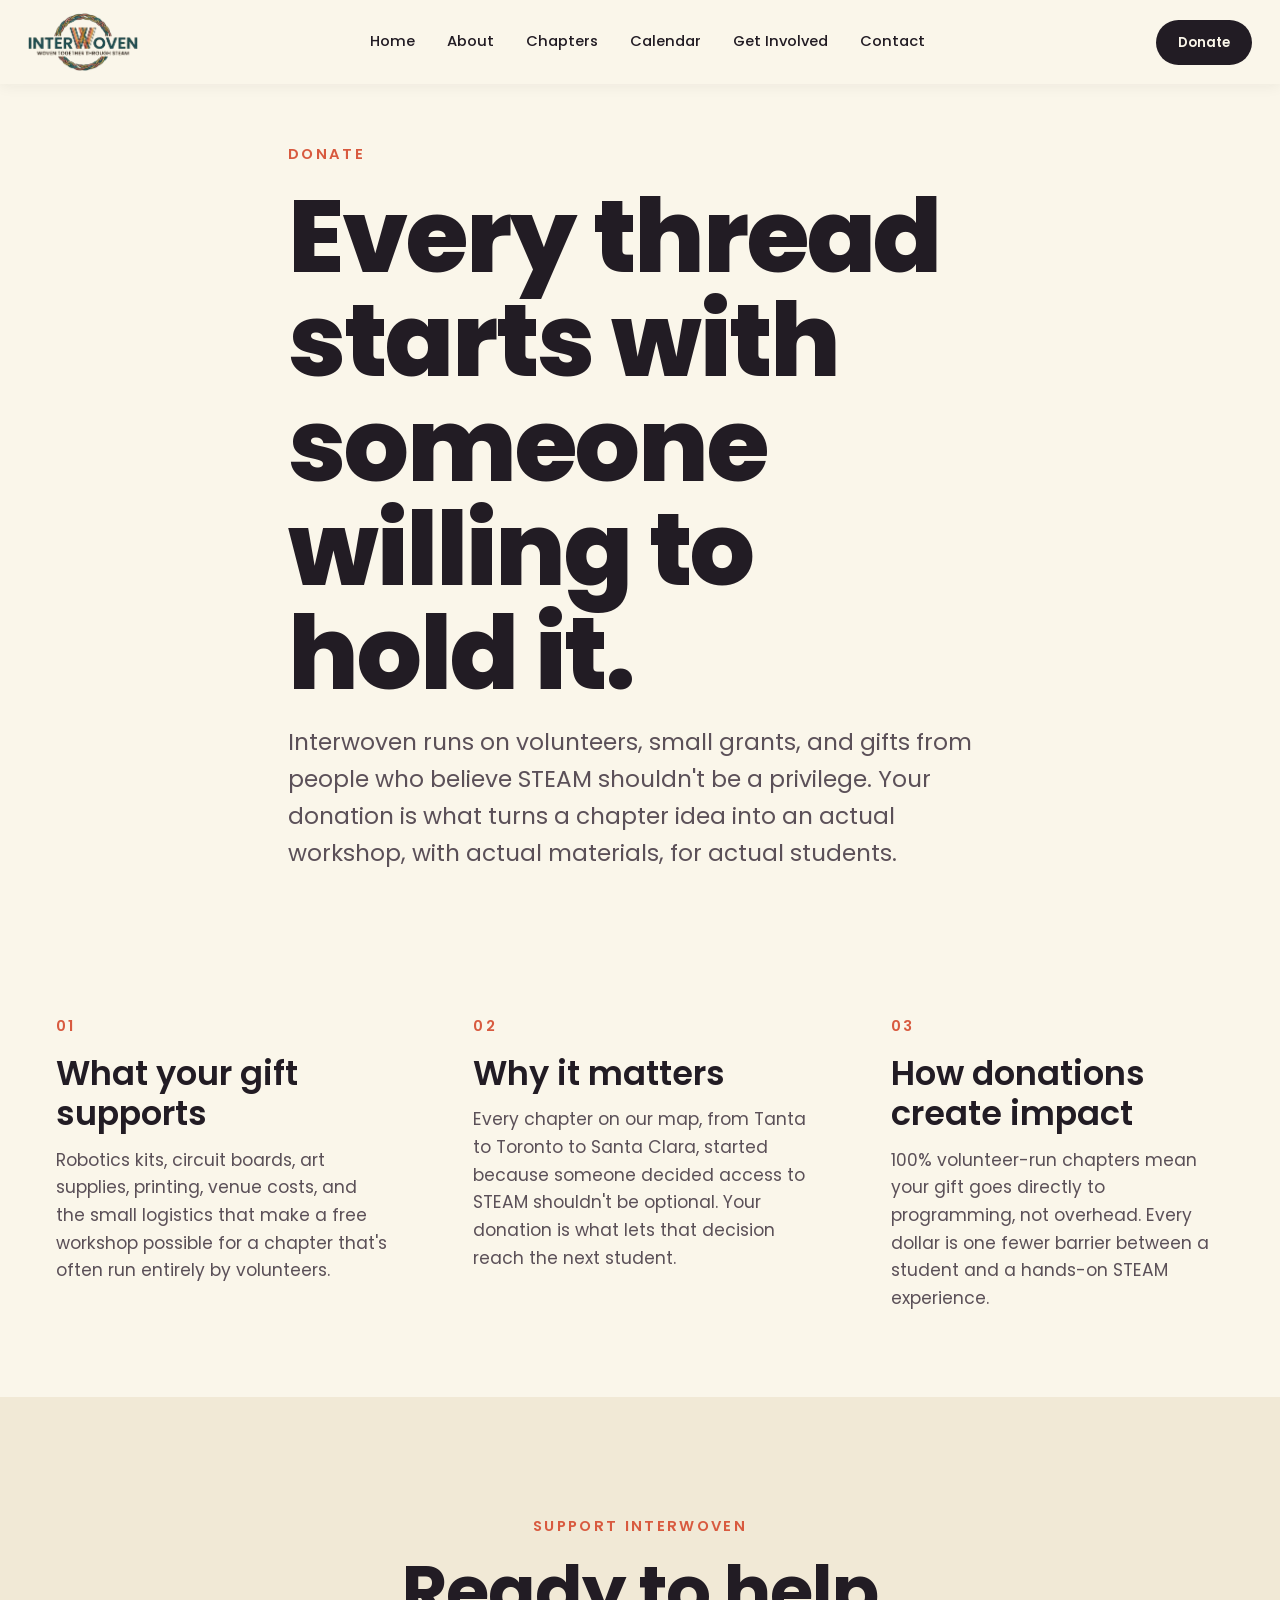
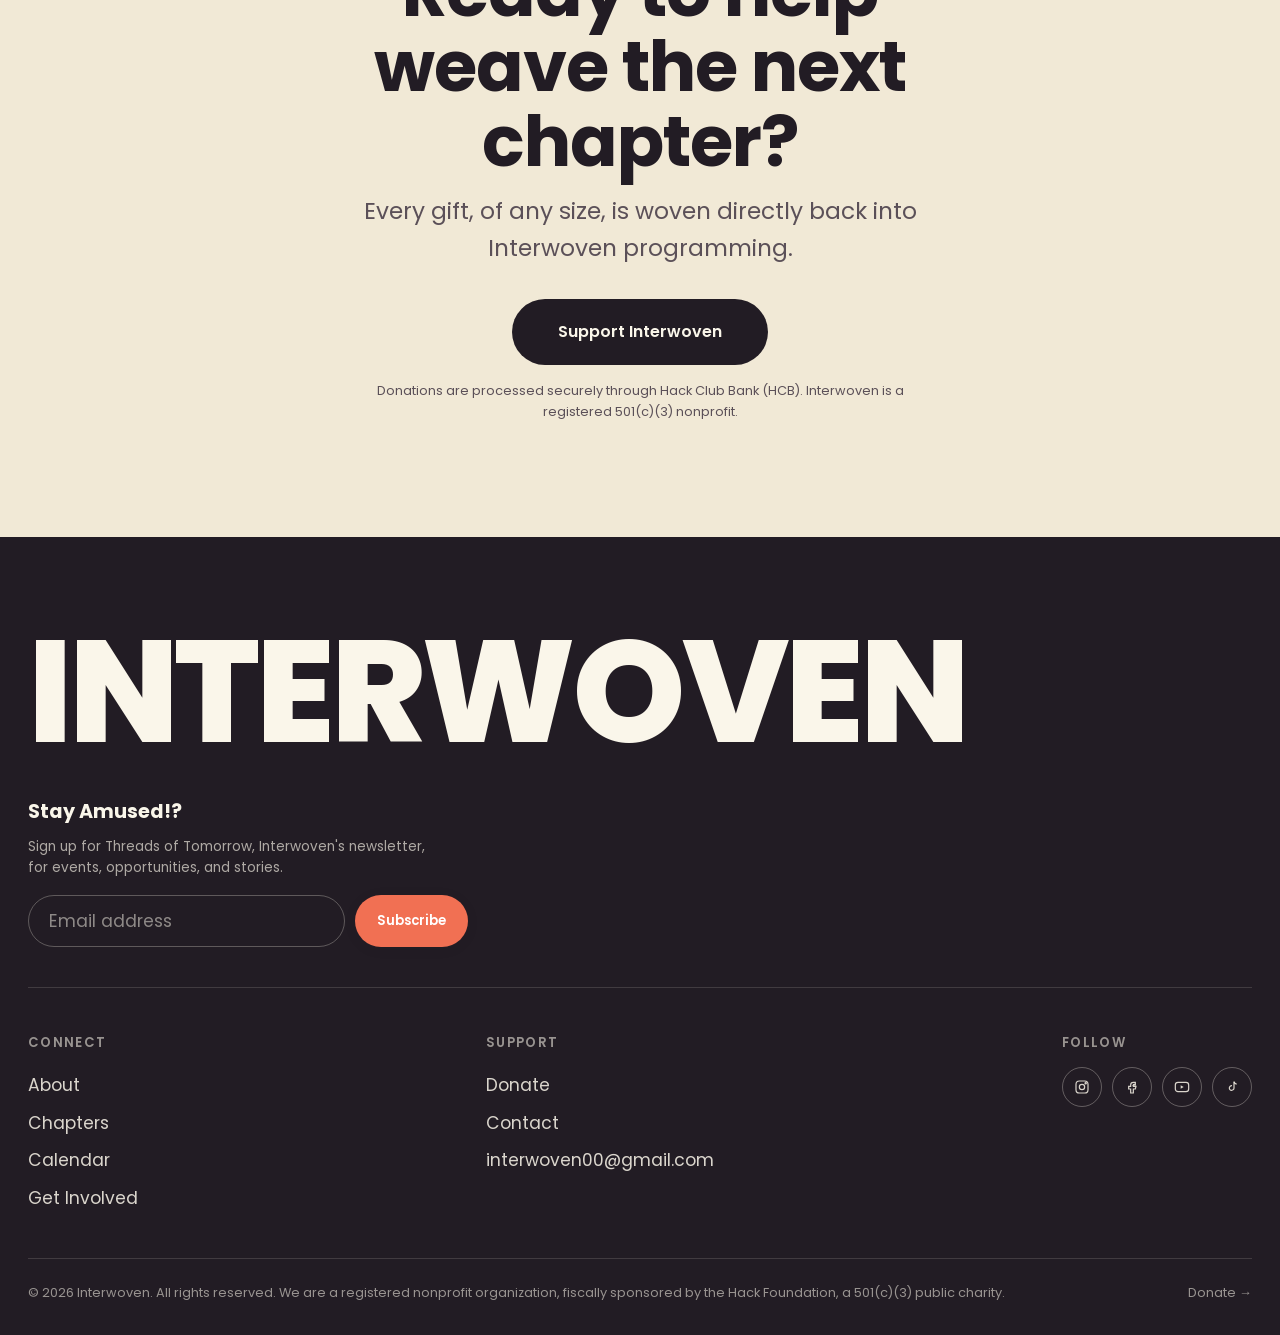
<file: donate.html>
<!doctype html>
<html lang="en">
<head>
<meta charset="UTF-8">
<meta name="viewport" content="width=device-width, initial-scale=1">
<title>Donate | Interwoven</title>
<meta name="description" content="Support Interwoven's work connecting students and communities through STEAM. Every gift funds real chapters, real workshops, and real students.">
<link rel="preconnect" href="https://fonts.googleapis.com">
<link rel="preconnect" href="https://fonts.gstatic.com" crossorigin>
<link href="https://fonts.googleapis.com/css2?family=Poppins:wght@400;500;600;700;800&display=swap" rel="stylesheet">
<link rel="icon" href="favicon.ico" sizes="any">
<link rel="icon" href="assets/favicon-32.png" type="image/png" sizes="32x32">
<link rel="icon" href="assets/favicon-16.png" type="image/png" sizes="16x16">
<link rel="apple-touch-icon" href="assets/apple-touch-icon.png">
<link rel="stylesheet" href="css/styles.css?v=20260820">
</head>
<body>
<a class="skip-link" href="#main">Skip to main content</a>

<div class="page-sweep" id="page-sweep" aria-hidden="true"><span class="band"></span><span class="band"></span><span class="band"></span></div>

<header class="site-header">
  <div class="header-inner">
    <a href="index.html" class="brand" aria-label="Interwoven home">
      <img src="assets/logo-full-sm.png" alt="Interwoven logo" height="58" width="112">
    </a>
    <nav class="primary-nav" id="primary-nav" aria-label="Primary">
      <a href="index.html">Home</a>
      <a href="about.html">About</a>
      <a href="chapters.html">Chapters</a>
      <a href="calendar.html">Calendar</a>
      <a href="get-involved.html">Get Involved</a>
      <a href="contact.html">Contact</a>
    </nav>
    <div class="header-cta">
      <a href="https://hcb.hackclub.com/donations/start/interwoven" target="_blank" rel="noopener" class="btn btn-donate btn-sm">Donate
        <svg class="trace" viewBox="0 0 100 44" preserveAspectRatio="none" aria-hidden="true"><rect x="1" y="1" width="98" height="42" rx="21"/></svg>
      </a>
      <button class="nav-toggle" aria-label="Toggle menu" aria-expanded="false" aria-controls="primary-nav"><span></span><span></span><span></span></button>
    </div>
  </div>
</header>

<main id="main" style="padding-top:var(--header-h);">

  <section class="section-tight">
    <div class="wrap" style="max-width:760px;">
      <span class="eyebrow">Donate</span>
      <h1 class="h1" style="margin-top:16px;">Every thread starts with someone willing to hold it.</h1>
      <p class="lede" style="margin-top:18px;">Interwoven runs on volunteers, small grants, and gifts from people who believe STEAM shouldn't be a privilege. Your donation is what turns a chapter idea into an actual workshop, with actual materials, for actual students.</p>
    </div>
  </section>

  <section class="section-tight">
    <div class="wrap">
      <div class="grid grid-3" style="gap:28px;" data-reveal>
        <div class="card" style="padding:28px;">
          <span class="eyebrow">01</span>
          <h3 class="h3" style="margin-top:14px;">What your gift supports</h3>
          <p class="text-soft" style="margin-top:12px;">Robotics kits, circuit boards, art supplies, printing, venue costs, and the small logistics that make a free workshop possible for a chapter that's often run entirely by volunteers.</p>
        </div>

        <div class="card" style="padding:28px;">
          <span class="eyebrow">02</span>
          <h3 class="h3" style="margin-top:14px;">Why it matters</h3>
          <p class="text-soft" style="margin-top:12px;">Every chapter on our map, from Tanta to Toronto to Santa Clara, started because someone decided access to STEAM shouldn't be optional. Your donation is what lets that decision reach the next student.</p>
        </div>

        <div class="card" style="padding:28px;">
          <span class="eyebrow">03</span>
          <h3 class="h3" style="margin-top:14px;">How donations create impact</h3>
          <p class="text-soft" style="margin-top:12px;">100% volunteer-run chapters mean your gift goes directly to programming, not overhead. Every dollar is one fewer barrier between a student and a hands-on STEAM experience.</p>
        </div>
      </div>
    </div>
  </section>

  <section class="section" style="background:var(--cream-deep);">
    <div class="wrap" style="max-width:640px; text-align:center;">
      <div data-reveal>
        <span class="eyebrow center">Support Interwoven</span>
        <h2 style="margin-top:16px;">Ready to help weave the next chapter?</h2>
        <p class="lede" style="margin:14px auto 32px;">Every gift, of any size, is woven directly back into Interwoven programming.</p>
        <a href="https://hcb.hackclub.com/donations/start/interwoven" target="_blank" rel="noopener" class="btn btn-donate" style="padding:18px 44px; font-size:1rem;">
          Support Interwoven
          <svg class="trace" viewBox="0 0 220 60" preserveAspectRatio="none" aria-hidden="true"><rect x="1" y="1" width="218" height="58" rx="29"/></svg>
        </a>
        <p class="text-soft" style="margin-top:16px; font-size:.8rem;">Donations are processed securely through Hack Club Bank (HCB). Interwoven is a registered 501(c)(3) nonprofit.</p>
      </div>
    </div>
  </section>

</main>


<!-- Newsletter modal -->
<div class="newsletter-overlay" id="newsletter-overlay" aria-hidden="true" role="dialog" aria-modal="true" aria-label="Newsletter signup">
  <div class="newsletter-modal">
    <button class="newsletter-modal-close" data-close-newsletter aria-label="Dismiss">&times;</button>
    <span class="eyebrow">Stay in the Thread</span>
    <h3>Get Interwoven updates</h3>
    <p>Events, opportunities, and stories from Interwoven, straight to your inbox.</p>
    <form>
      <label for="newsletter-modal-email" class="visually-hidden">Email address</label>
      <input type="email" id="newsletter-modal-email" placeholder="Email address" required>
      <button type="submit" class="btn btn-primary">Join the Community</button>
    </form>
  </div>
</div>

<footer class="site-footer">
  <div class="wrap">
    <div class="footer-word">INTERWOVEN</div>
            <div class="footer-newsletter">
      <h4>Stay Amused!?</h4>
      <p>Sign up for Threads of Tomorrow, Interwoven's newsletter, for events, opportunities, and stories.</p>
      <form id="footer-newsletter-form">
        <label for="footer-newsletter-email" class="visually-hidden">Email address</label>
        <input type="email" id="footer-newsletter-email" placeholder="Email address" required>
        <button type="submit" class="btn btn-primary btn-sm">Subscribe</button>
      </form>
    </div>
    <div class="footer-row">
      <div class="footer-col">
        <h4>Connect</h4>
        <a href="about.html">About</a>
        <a href="chapters.html">Chapters</a>
        <a href="calendar.html">Calendar</a>
        <a href="get-involved.html">Get Involved</a>
      </div>
      <div class="footer-col">
        <h4>Support</h4>
        <a href="https://hcb.hackclub.com/donations/start/interwoven" target="_blank" rel="noopener">Donate</a>
        <a href="contact.html">Contact</a>
        <a href="mailto:interwoven00@gmail.com">interwoven00@gmail.com</a>
      </div>
      <div class="footer-col">
        <h4>Follow</h4>
        <div class="social-row">
          <a href="https://instagram.com/interwoven0" target="_blank" rel="noopener" aria-label="Instagram"><svg width="16" height="16" viewBox="0 0 24 24" fill="none" stroke="currentColor" stroke-width="1.8"><rect x="3" y="3" width="18" height="18" rx="5"/><circle cx="12" cy="12" r="4"/><circle cx="17.5" cy="6.5" r="1"/></svg></a>
          <a href="https://facebook.com/interwoven0" target="_blank" rel="noopener" aria-label="Facebook"><svg width="16" height="16" viewBox="0 0 24 24" fill="none" stroke="currentColor" stroke-width="1.8"><path d="M14 9h3V5h-3a4 4 0 0 0-4 4v2H7v4h3v6h4v-6h3l1-4h-4V9a1 1 0 0 1 1-1z"/></svg></a>
          <a href="https://www.youtube.com/@Interwoven-steam" target="_blank" rel="noopener" aria-label="YouTube"><svg width="16" height="16" viewBox="0 0 24 24" fill="none" stroke="currentColor" stroke-width="1.8"><rect x="2" y="5" width="20" height="14" rx="4"/><path d="M10 9.5v5l4.5-2.5z" fill="currentColor" stroke="none"/></svg></a>
          <a href="https://www.tiktok.com/@interwoven_steam" target="_blank" rel="noopener" aria-label="TikTok"><svg width="16" height="16" viewBox="0 0 24 24" fill="none" stroke="currentColor" stroke-width="1.8"><path d="M15 4v9.5a3.5 3.5 0 1 1-3-3.46"/><path d="M15 4c.3 2 1.6 3.4 4 3.7"/></svg></a>
        </div>
      </div>
    </div>
    <div class="footer-bottom">
      <span>&copy; <span data-year></span> Interwoven. All rights reserved. We are a registered nonprofit organization, fiscally sponsored by the Hack Foundation, a 501(c)(3) public charity.</span>
      <a href="https://hcb.hackclub.com/donations/start/interwoven" target="_blank" rel="noopener">Donate →</a>
    </div>
  </div>
</footer>

<script src="js/main.js"></script>
</body>
</html>
</file>
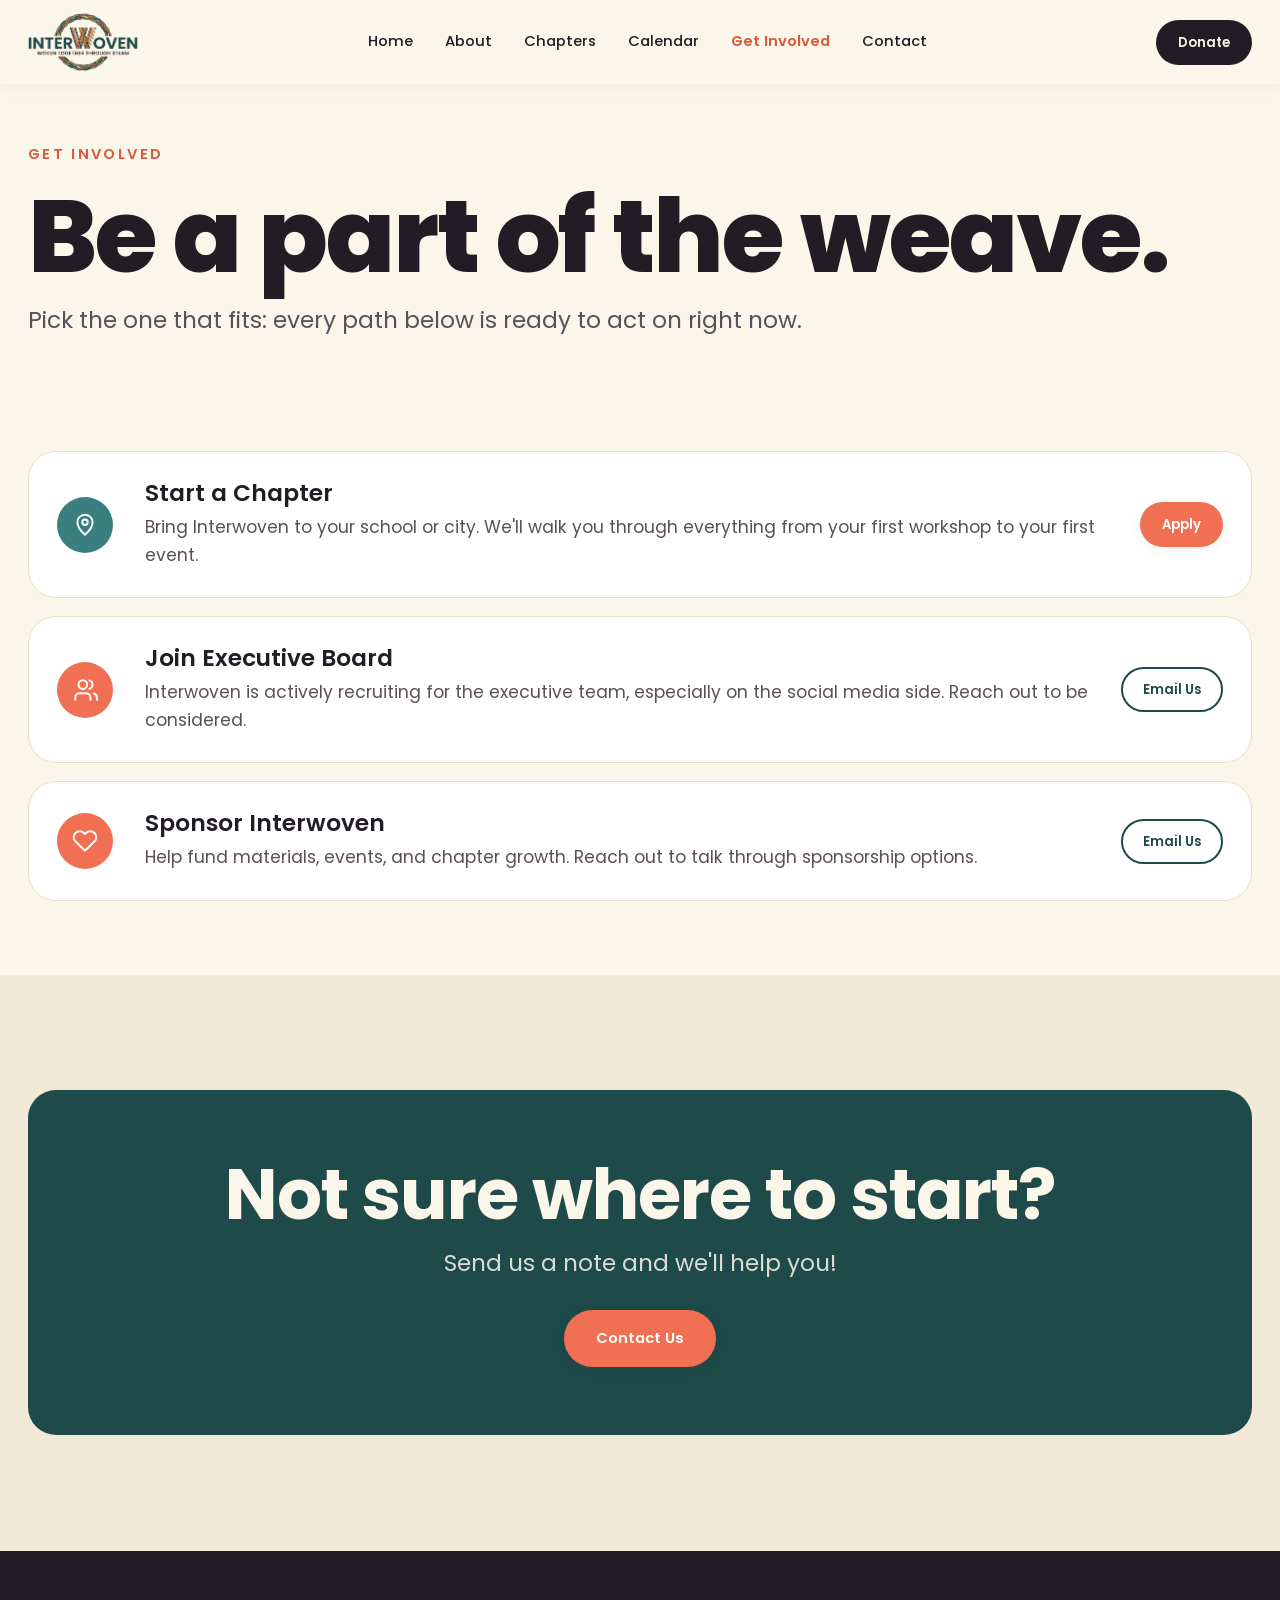
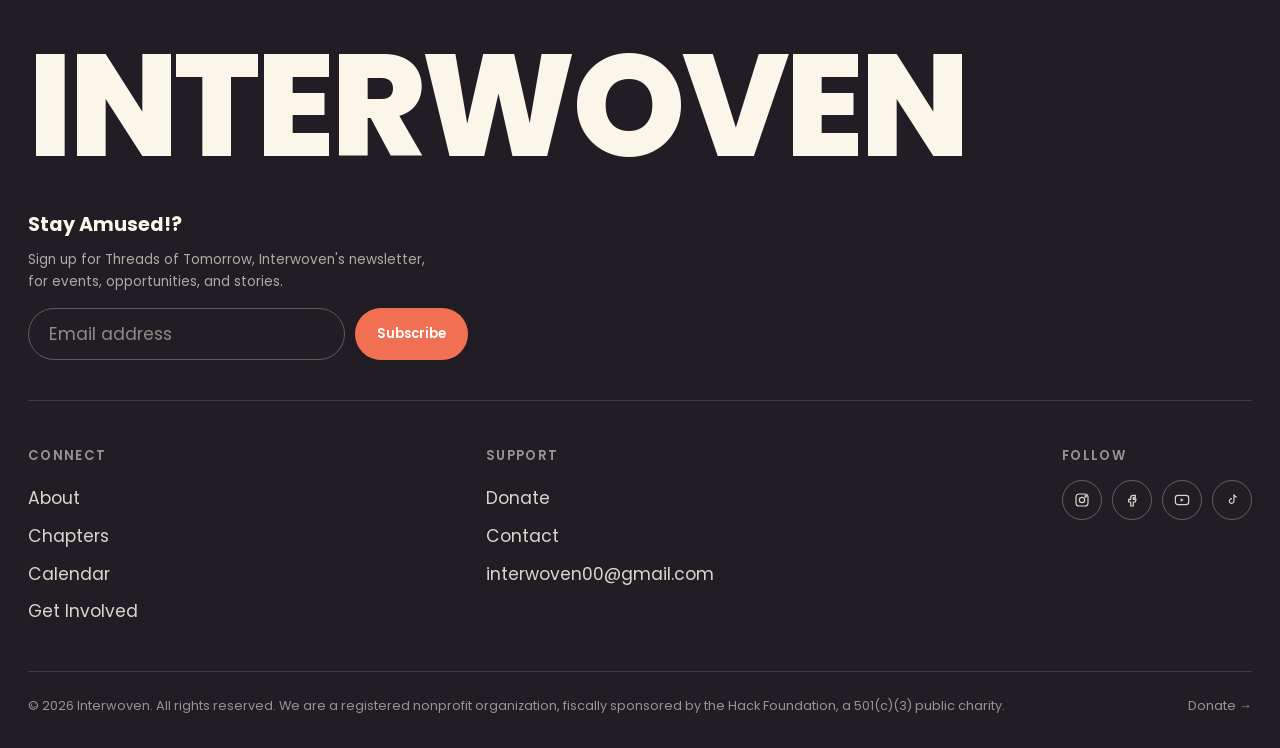
<file: get-involved.html>
<!doctype html>
<html lang="en">
<head>
<meta charset="UTF-8">
<meta name="viewport" content="width=device-width, initial-scale=1">
<title>Get Involved | Interwoven</title>
<meta name="description" content="Start a chapter, join the executive board, speak virtually at the Threadline Summit, guest on the podcast, or sponsor Interwoven.">
<link rel="preconnect" href="https://fonts.googleapis.com">
<link rel="preconnect" href="https://fonts.gstatic.com" crossorigin>
<link href="https://fonts.googleapis.com/css2?family=Poppins:wght@400;500;600;700;800&display=swap" rel="stylesheet">
<link rel="icon" href="favicon.ico" sizes="any">
<link rel="icon" href="assets/favicon-32.png" type="image/png" sizes="32x32">
<link rel="icon" href="assets/favicon-16.png" type="image/png" sizes="16x16">
<link rel="apple-touch-icon" href="assets/apple-touch-icon.png">
<link rel="stylesheet" href="css/styles.css?v=20260820">
</head>
<body>
<a class="skip-link" href="#main">Skip to main content</a>

<div class="page-sweep" id="page-sweep" aria-hidden="true"><span class="band"></span><span class="band"></span><span class="band"></span></div>

<header class="site-header">
  <div class="header-inner">
    <a href="index.html" class="brand" aria-label="Interwoven home">
      <img src="assets/logo-full-sm.png" alt="Interwoven logo" height="58" width="112">
    </a>
    <nav class="primary-nav" id="primary-nav" aria-label="Primary">
      <a href="index.html">Home</a>
      <a href="about.html">About</a>
      <a href="chapters.html">Chapters</a>
      <a href="calendar.html">Calendar</a>
      <a href="get-involved.html">Get Involved</a>
      <a href="contact.html">Contact</a>
    </nav>
    <div class="header-cta">
      <a href="https://hcb.hackclub.com/donations/start/interwoven" target="_blank" rel="noopener" class="btn btn-donate btn-sm">Donate
        <svg class="trace" viewBox="0 0 100 44" preserveAspectRatio="none" aria-hidden="true"><rect x="1" y="1" width="98" height="42" rx="21"/></svg>
      </a>
      <button class="nav-toggle" aria-label="Toggle menu" aria-expanded="false" aria-controls="primary-nav"><span></span><span></span><span></span></button>
    </div>
  </div>
</header>

<main id="main" style="padding-top:var(--header-h);">

  <section class="section-tight">
    <div class="wrap">
      <span class="eyebrow">Get Involved</span>
      <h1 class="h1" style="margin-top:16px; max-width:18ch;">Be a part of the weave.</h1>
      <p class="lede" style="margin-top:14px;">Pick the one that fits: every path below is ready to act on right now.</p>
    </div>
  </section>

  <section class="section-tight">
    <div class="wrap">

      <article class="opportunity" id="start-a-chapter" data-reveal>
        <div class="op-icon tone-teal" aria-hidden="true">
          <svg width="26" height="26" viewBox="0 0 24 24" fill="none" stroke="currentColor" stroke-width="1.8" stroke-linecap="round" stroke-linejoin="round"><path d="M12 21s-7-6.1-7-11.5a7 7 0 0 1 14 0C19 14.9 12 21 12 21z"/><circle cx="12" cy="9.5" r="2.5"/></svg>
        </div>
        <div>
          <h3 class="h4">Start a Chapter</h3>
          <p>Bring Interwoven to your school or city. We'll walk you through everything from your first workshop to your first event.</p>
        </div>
        <a href="https://docs.google.com/forms/d/e/1FAIpQLSeIQObUQAg8QZaMSwsiMjLyFWcMjnon-6xdcDRq2bMe93W3mg/viewform?usp=header" target="_blank" rel="noopener" class="btn btn-primary btn-sm">
          Apply
          <svg class="trace" viewBox="0 0 90 44" preserveAspectRatio="none" aria-hidden="true"><rect x="1" y="1" width="88" height="42" rx="21"/></svg>
        </a>
      </article>

      <article class="opportunity" id="join-board" data-reveal>
        <div class="op-icon tone-coral" aria-hidden="true">
          <svg width="26" height="26" viewBox="0 0 24 24" fill="none" stroke="currentColor" stroke-width="1.8" stroke-linecap="round" stroke-linejoin="round"><path d="M17 21v-2a4 4 0 0 0-4-4H7a4 4 0 0 0-4 4v2"/><circle cx="10" cy="7" r="4"/><path d="M23 21v-2a4 4 0 0 0-3-3.87"/><path d="M16 3.13a4 4 0 0 1 0 7.75"/></svg>
        </div>
        <div>
          <h3 class="h4">Join Executive Board</h3>
          <p>Interwoven is actively recruiting for the executive team, especially on the social media side. Reach out to be considered.</p>
        </div>
        <a href="mailto:interwoven00@gmail.com" class="btn btn-secondary btn-sm">
          Email Us
          <svg class="trace" viewBox="0 0 110 44" preserveAspectRatio="none" aria-hidden="true"><rect x="1" y="1" width="108" height="42" rx="21"/></svg>
        </a>
      </article>

      <article class="opportunity" id="sponsor" data-reveal>
        <div class="op-icon tone-coral" aria-hidden="true">
          <svg width="26" height="26" viewBox="0 0 24 24" fill="none" stroke="currentColor" stroke-width="1.8" stroke-linecap="round" stroke-linejoin="round"><path d="M20.8 4.6a5.5 5.5 0 0 0-7.8 0L12 5.6l-1-1a5.5 5.5 0 0 0-7.8 7.8l1 1L12 21l7.8-7.6 1-1a5.5 5.5 0 0 0 0-7.8z"/></svg>
        </div>
        <div>
          <h3 class="h4">Sponsor Interwoven</h3>
          <p>Help fund materials, events, and chapter growth. Reach out to talk through sponsorship options.</p>
        </div>
        <a href="mailto:interwoven00@gmail.com" class="btn btn-secondary btn-sm">
          Email Us
          <svg class="trace" viewBox="0 0 110 44" preserveAspectRatio="none" aria-hidden="true"><rect x="1" y="1" width="108" height="42" rx="21"/></svg>
        </a>
      </article>

    </div>
  </section>

  <section class="section" style="background:var(--cream-deep);">
    <div class="wrap">
      <div class="cta-band" data-reveal>
        <h2>Not sure where to start?</h2>
        <p class="lede" style="margin:12px auto 28px;">Send us a note and we'll help you!</p>
        <a href="contact.html" class="btn btn-primary">Contact Us
          <svg class="trace" viewBox="0 0 150 54" preserveAspectRatio="none" aria-hidden="true"><rect x="1" y="1" width="148" height="52" rx="26"/></svg>
        </a>
      </div>
    </div>
  </section>

</main>


<!-- Newsletter modal -->
<div class="newsletter-overlay" id="newsletter-overlay" aria-hidden="true" role="dialog" aria-modal="true" aria-label="Newsletter signup">
  <div class="newsletter-modal">
    <button class="newsletter-modal-close" data-close-newsletter aria-label="Dismiss">&times;</button>
    <span class="eyebrow">Stay in the Thread</span>
    <h3>Get Interwoven updates</h3>
    <p>Events, opportunities, and stories from Interwoven, straight to your inbox.</p>
    <form>
      <label for="newsletter-modal-email" class="visually-hidden">Email address</label>
      <input type="email" id="newsletter-modal-email" placeholder="Email address" required>
      <button type="submit" class="btn btn-primary">Join the Community</button>
    </form>
  </div>
</div>

<footer class="site-footer">
  <div class="wrap">
    <div class="footer-word">INTERWOVEN</div>
            <div class="footer-newsletter">
      <h4>Stay Amused!?</h4>
      <p>Sign up for Threads of Tomorrow, Interwoven's newsletter, for events, opportunities, and stories.</p>
      <form id="footer-newsletter-form">
        <label for="footer-newsletter-email" class="visually-hidden">Email address</label>
        <input type="email" id="footer-newsletter-email" placeholder="Email address" required>
        <button type="submit" class="btn btn-primary btn-sm">Subscribe</button>
      </form>
    </div>
    <div class="footer-row">
      <div class="footer-col">
        <h4>Connect</h4>
        <a href="about.html">About</a>
        <a href="chapters.html">Chapters</a>
        <a href="calendar.html">Calendar</a>
        <a href="get-involved.html">Get Involved</a>
      </div>
      <div class="footer-col">
        <h4>Support</h4>
        <a href="https://hcb.hackclub.com/donations/start/interwoven" target="_blank" rel="noopener">Donate</a>
        <a href="contact.html">Contact</a>
        <a href="mailto:interwoven00@gmail.com">interwoven00@gmail.com</a>
      </div>
      <div class="footer-col">
        <h4>Follow</h4>
        <div class="social-row">
          <a href="https://instagram.com/interwoven0" target="_blank" rel="noopener" aria-label="Instagram"><svg width="16" height="16" viewBox="0 0 24 24" fill="none" stroke="currentColor" stroke-width="1.8"><rect x="3" y="3" width="18" height="18" rx="5"/><circle cx="12" cy="12" r="4"/><circle cx="17.5" cy="6.5" r="1"/></svg></a>
          <a href="https://facebook.com/interwoven0" target="_blank" rel="noopener" aria-label="Facebook"><svg width="16" height="16" viewBox="0 0 24 24" fill="none" stroke="currentColor" stroke-width="1.8"><path d="M14 9h3V5h-3a4 4 0 0 0-4 4v2H7v4h3v6h4v-6h3l1-4h-4V9a1 1 0 0 1 1-1z"/></svg></a>
          <a href="https://www.youtube.com/@Interwoven-steam" target="_blank" rel="noopener" aria-label="YouTube"><svg width="16" height="16" viewBox="0 0 24 24" fill="none" stroke="currentColor" stroke-width="1.8"><rect x="2" y="5" width="20" height="14" rx="4"/><path d="M10 9.5v5l4.5-2.5z" fill="currentColor" stroke="none"/></svg></a>
          <a href="https://www.tiktok.com/@interwoven_steam" target="_blank" rel="noopener" aria-label="TikTok"><svg width="16" height="16" viewBox="0 0 24 24" fill="none" stroke="currentColor" stroke-width="1.8"><path d="M15 4v9.5a3.5 3.5 0 1 1-3-3.46"/><path d="M15 4c.3 2 1.6 3.4 4 3.7"/></svg></a>
        </div>
      </div>
    </div>
    <div class="footer-bottom">
      <span>&copy; <span data-year></span> Interwoven. All rights reserved. We are a registered nonprofit organization, fiscally sponsored by the Hack Foundation, a 501(c)(3) public charity.</span>
      <a href="https://hcb.hackclub.com/donations/start/interwoven" target="_blank" rel="noopener">Donate →</a>
    </div>
  </div>
</footer>

<script src="js/main.js"></script>
</body>
</html>
</file>
<file: css/styles.css>
/* =========================================================
   INTERWOVEN – DESIGN SYSTEM
   "Woven Together Through STEAM"
   Palette matched directly to the official logo (teal / coral /
   amber / cream) – see /assets/logo-full.png.
   ========================================================= */

:root{
  /* ---- Brand (sampled from the real logo / brand guidelines) ---- */
  --cream:        #FAF6EA;
  --cream-deep:   #F1E9D6;
  --coral:        #F17053;
  --coral-deep:   #D85A3F;
  --amber:        #E6AC46;
  --amber-deep:   #C98F2E;
  --teal:         #397F7F;
  --teal-deep:    #1F4A4A;

  /* near-black warm plum ink – nods to "dark plum typography" while
     staying rooted in the real brand's warm neutrals */
  --ink:          #221C24;
  --ink-soft:     #5B5058;
  --white:        #FFFFFF;

  /* semantic */
  --bg:           var(--cream);
  --surface:      var(--white);
  --text:         var(--ink);
  --text-soft:    var(--ink-soft);
  --border:       #E9DFC8;

  /* thread colors, in draw order */
  --thread-1: var(--teal);
  --thread-2: var(--coral);
  --thread-3: var(--amber);

  /* type */
  --font-display: 'Poppins', -apple-system, BlinkMacSystemFont, 'Segoe UI', sans-serif;
  --font-body:    'Poppins', -apple-system, BlinkMacSystemFont, 'Segoe UI', sans-serif;

  --step--1: clamp(0.85rem, 0.82rem + 0.15vw, 0.92rem);
  --step-0:  clamp(1rem, 0.96rem + 0.2vw, 1.08rem);
  --step-1:  clamp(1.2rem, 1.1rem + 0.5vw, 1.45rem);
  --step-2:  clamp(1.55rem, 1.35rem + 1vw, 2.1rem);
  --step-3:  clamp(2rem, 1.6rem + 2vw, 3rem);
  --step-4:  clamp(2.6rem, 1.9rem + 3.4vw, 4.4rem);
  --step-5:  clamp(3.2rem, 2rem + 5.6vw, 6.4rem);

  --r-sm: 12px;
  --r-md: 20px;
  --r-lg: 28px;
  --r-pill: 999px;

  --shadow-sm: 0 2px 14px rgba(34,28,36,0.06);
  --shadow-md: 0 14px 36px rgba(34,28,36,0.10);
  --shadow-lg: 0 24px 60px rgba(34,28,36,0.16);

  --ease: cubic-bezier(.22,.68,0,1);
  --dur-fast: 180ms;
  --dur: 360ms;
  --dur-slow: 700ms;

  --header-h: 84px;
}

@media (prefers-reduced-motion: reduce){
  *, *::before, *::after{
    animation-duration: 0.001ms !important;
    animation-iteration-count: 1 !important;
    transition-duration: 0.001ms !important;
    scroll-behavior: auto !important;
  }
}

/* ---------- Reset ---------- */
*, *::before, *::after{ box-sizing: border-box; }
html{ scroll-behavior: smooth; scroll-padding-top: calc(var(--header-h) + 18px); }
body{
  margin: 0;
  background: var(--bg);
  color: var(--text);
  font-family: var(--font-body);
  font-size: var(--step-0);
  line-height: 1.6;
  -webkit-font-smoothing: antialiased;
  overflow-x: hidden;
}
img{ max-width: 100%; display: block; }
ul, ol{ margin: 0; padding: 0; list-style: none; }
a{ color: inherit; text-decoration: none; }
button{ font-family: inherit; cursor: pointer; }
input, select, textarea{ font-family: inherit; font-size: inherit; }
h1,h2,h3,h4,h5,p,figure{ margin: 0; }

:focus-visible{ outline: 3px solid var(--teal); outline-offset: 3px; border-radius: 4px; }
.skip-link{
  position: absolute; left: 12px; top: -60px;
  background: var(--ink); color: var(--cream);
  padding: 10px 16px; border-radius: var(--r-sm);
  z-index: 999; transition: top var(--dur-fast) var(--ease);
}
.skip-link:focus{ top: 12px; }

/* ---------- Layout ---------- */
.wrap{ width: 100%; max-width: 1280px; margin-inline: auto; padding-inline: 28px; }
.section{ padding: clamp(64px, 9vw, 128px) 0; position: relative; }
.section-tight{ padding: clamp(32px, 5vw, 56px) 0; position: relative; }

.grid{ display: grid; gap: 28px; }
.grid-2{ grid-template-columns: repeat(2, 1fr); }
.grid-3{ grid-template-columns: repeat(3, 1fr); }
@media (max-width: 900px){ .grid-3{ grid-template-columns: repeat(2, 1fr); } }
@media (max-width: 640px){ .grid-2, .grid-3{ grid-template-columns: 1fr; } }

.eyebrow{
  display: inline-flex; align-items: flex-start;
  font-size: var(--step--1); font-weight: 600; letter-spacing: 0.16em;
  text-transform: uppercase; color: var(--coral-deep);
  text-align: left;
}
.eyebrow.center{ justify-content: center; }

h1,.h1{ font-family: var(--font-display); font-weight: 800; font-size: var(--step-5); line-height: 1.02; letter-spacing: -0.02em; color: var(--ink); }
h2,.h2{ font-family: var(--font-display); font-weight: 700; font-size: var(--step-4); line-height: 1.06; letter-spacing: -0.015em; }
h3,.h3{ font-family: var(--font-display); font-weight: 600; font-size: var(--step-2); line-height: 1.2; }
h4,.h4{ font-family: var(--font-display); font-weight: 600; font-size: var(--step-1); }
.lede{ font-size: var(--step-1); color: var(--text-soft); max-width: 62ch; }
.text-soft{ color: var(--text-soft); }
.center{ text-align: center; }
.section-head{ max-width: 720px; margin-bottom: 48px; }
.section-head.center{ margin-inline: auto; }

/* ---------- Buttons (with thread-trace hover) ---------- */
.btn{
  position: relative;
  display: inline-flex; align-items: center; justify-content: center; gap: 10px;
  font-family: var(--font-display); font-weight: 600; font-size: var(--step--1);
  padding: 15px 30px; border-radius: var(--r-pill);
  border: 2px solid transparent;
  transition: transform var(--dur-fast) var(--ease), box-shadow var(--dur-fast) var(--ease), background var(--dur-fast) var(--ease), color var(--dur-fast) var(--ease);
  isolation: isolate;
  overflow: visible;
}
.btn:hover{ transform: translateY(-2px); }
.btn svg.trace{
  position: absolute; inset: -6px; width: calc(100% + 12px); height: calc(100% + 12px);
  pointer-events: none; z-index: -1;
}
.btn svg.trace rect{
  fill: none; stroke-width: 2;
  /* dasharray must exceed the longest button's rect perimeter so the
     whole outline sits in a single dash (visible) / gap (hidden) run */
  stroke-dasharray: 520; stroke-dashoffset: 520;
  transition: stroke-dashoffset var(--dur-slow) var(--ease);
}
.btn:hover svg.trace rect{ stroke-dashoffset: 0; }

.btn-primary{ background: var(--coral); color: var(--white); box-shadow: var(--shadow-sm); }
.btn-primary:hover{ background: var(--coral-deep); box-shadow: var(--shadow-md); }
.btn-primary svg.trace rect{ stroke: var(--amber); }

.btn-secondary{ background: transparent; color: var(--teal-deep); border-color: var(--teal-deep); }
.btn-secondary:hover{ background: var(--teal-deep); color: var(--cream); }
.btn-secondary svg.trace rect{ stroke: var(--coral); }

.btn-donate{ background: var(--ink); color: var(--cream); }
.btn-donate:hover{ background: #0f0c10; box-shadow: var(--shadow-md); }
.btn-donate svg.trace rect{ stroke: var(--amber); }

.btn-ghost{ background: transparent; color: var(--ink); border-color: var(--ink); }
.btn-ghost:hover{ background: var(--ink); color: var(--cream); }
.btn-sm{ padding: 10px 20px; font-size: 0.82rem; }

/* ---------- Header / Nav ---------- */
.site-header{
  position: fixed; top: 0; left: 0; right: 0; z-index: 200;
  height: var(--header-h);
  display: flex; align-items: center;
  background: transparent;
  transition: background var(--dur) var(--ease), box-shadow var(--dur) var(--ease), backdrop-filter var(--dur) var(--ease);
}
.site-header.is-solid{
  background: rgba(250,246,234,0.92);
  backdrop-filter: blur(10px);
  box-shadow: var(--shadow-sm);
}
.header-inner{
  width: 100%; max-width: 1280px; margin-inline: auto; padding-inline: 28px;
  display: flex; align-items: center; justify-content: space-between; gap: 24px;
}
.brand{ display: flex; align-items: center; gap: 12px; }
.brand img{ height: 58px; width: auto; }
.brand .brand-word{ display: none; }
@media (max-width: 480px){ .brand img{ height: 46px; } }

.primary-nav{ display: flex; align-items: center; gap: 2px; }
.primary-nav a{
  position: relative;
  font-size: 0.92rem; font-weight: 500; padding: 10px 15px; border-radius: var(--r-pill);
  color: var(--ink); transition: color var(--dur-fast) var(--ease), background var(--dur-fast) var(--ease);
}
.site-header:not(.is-solid) .primary-nav a{ color: var(--ink); }
.primary-nav a:hover{ background: rgba(34,28,36,0.06); color: var(--coral-deep); }
.primary-nav a[aria-current="page"]{ color: var(--coral-deep); font-weight: 600; }
.header-cta{ display: flex; align-items: center; gap: 10px; }

.nav-toggle{
  display: none; width: 46px; height: 46px; border-radius: var(--r-sm);
  border: 1.5px solid var(--ink); background: transparent;
  align-items: center; justify-content: center; flex-direction: column; gap: 5px;
}
.nav-toggle span{ width: 20px; height: 2px; background: var(--ink); border-radius: 2px; transition: transform var(--dur) var(--ease), opacity var(--dur) var(--ease); }
.nav-toggle[aria-expanded="true"] span:nth-child(1){ transform: translateY(7px) rotate(45deg); }
.nav-toggle[aria-expanded="true"] span:nth-child(2){ opacity: 0; }
.nav-toggle[aria-expanded="true"] span:nth-child(3){ transform: translateY(-7px) rotate(-45deg); }

@media (max-width: 980px){
  .primary-nav{
    position: fixed; inset: var(--header-h) 0 0 0; background: var(--cream);
    flex-direction: column; align-items: stretch; padding: 10px 20px;
    transform: translateY(-14px); opacity: 0; visibility: hidden;
    transition: opacity var(--dur) var(--ease), transform var(--dur) var(--ease), visibility var(--dur);
    overflow-y: auto;
  }
  .primary-nav.is-open{ opacity: 1; transform: translateY(0); visibility: visible; }
  .primary-nav a{ padding: 18px 6px; font-size: 1.15rem; border-bottom: 1px solid var(--border); border-radius: 0; }
  .header-cta .btn-secondary{ display: none; }
  .nav-toggle{ display: inline-flex; }
}

/* ---------- Thread system ---------- */
.thread-canvas{ position: absolute; inset: 0; width: 100%; height: 100%; overflow: visible; pointer-events: none; }
.thread-path{ fill: none; stroke-linecap: round; stroke-linejoin: round; }
.thread-path.t1{ stroke: var(--thread-1); }
.thread-path.t2{ stroke: var(--thread-2); }
.thread-path.t3{ stroke: var(--thread-3); }

.thread-node{
  fill: var(--cream); stroke-width: 3; transition: r var(--dur) var(--ease), fill var(--dur) var(--ease);
}

@media (max-width: 720px){
  .thread-canvas.simplify-mobile{ display: none; }
}

/* Cursor-reactive glow: a brighter duplicate of the thread, revealed
   only within a soft radius around the pointer via CSS mask. */
.glow-layer{
  opacity: 0;
  transition: opacity var(--dur) var(--ease);
  -webkit-mask-image: radial-gradient(140px at var(--mx, 50%) var(--my, 50%), black 0%, transparent 72%);
  mask-image: radial-gradient(140px at var(--mx, 50%) var(--my, 50%), black 0%, transparent 72%);
}
.glow-layer .thread-path{ stroke-width: 5; filter: brightness(1.25); }

/* ---------- Hero ---------- */
.hero{
  position: relative;
  min-height: 100svh;
  display: flex; align-items: center; justify-content: center;
  padding-top: var(--header-h);
  overflow: hidden;
  text-align: center;
}
.hero-inner{ position: relative; z-index: 2; max-width: 900px; margin-inline: auto; padding: 40px 28px; }
.hero .eyebrow{ justify-content: center; margin-bottom: 22px; text-align: center; }
.hero h1{ margin-bottom: 22px; }
.hero .lede{ margin: 0 auto 36px; }
.hero-actions{ display: flex; gap: 16px; justify-content: center; flex-wrap: wrap; }
.hero-shapes{ position: absolute; inset: 0; z-index: 1; }
.hero-blob{
  position: absolute; border-radius: 50%; filter: blur(60px); opacity: 0.35;
}

/* ---------- Impact counters ---------- */
.impact{ position: relative; }
.impact-row{
  display: grid; grid-template-columns: repeat(3, 1fr); gap: 24px;
  position: relative; z-index: 2;
}
@media (max-width: 720px){ .impact-row{ grid-template-columns: 1fr; gap: 44px; } }
.impact-item{ text-align: center; }
.impact-number{
  font-family: var(--font-display); font-weight: 800; font-size: clamp(2.6rem, 3vw + 1.5rem, 4.6rem);
  color: var(--teal-deep); line-height: 1;
}
.impact-label{ margin-top: 10px; font-weight: 600; color: var(--text-soft); letter-spacing: 0.02em; }
.impact-thread{ position: absolute; top: 50%; left: 0; width: 100%; height: 80px; transform: translateY(-50%); z-index: 1; }

/* ---------- Our Threads ---------- */
.threads-wrap{ position: relative; }
.threads-track{ position: relative; z-index: 2; display: grid; gap: 28px; grid-template-columns: repeat(3, 1fr); }
@media (max-width: 900px){ .threads-track{ grid-template-columns: repeat(2, 1fr); } }
@media (max-width: 620px){ .threads-track{ grid-template-columns: 1fr; } }
.thread-card{
  position: relative;
  background: var(--surface); border-radius: var(--r-lg); padding: 30px 26px;
  border: 1px solid var(--border);
  transition: transform var(--dur) var(--ease), box-shadow var(--dur) var(--ease);
}
.thread-card:hover, .thread-card:focus-within{
  transform: translateY(-8px) scale(1.02);
  box-shadow: var(--shadow-lg);
}
.thread-card .num{
  font-family: var(--font-display); font-weight: 700; font-size: 0.78rem;
  color: var(--white); background: var(--teal); width: 30px; height: 30px; border-radius: 50%;
  display: inline-flex; align-items: center; justify-content: center; margin-bottom: 16px;
}
.thread-card:nth-child(2) .num{ background: var(--coral); }
.thread-card:nth-child(3) .num{ background: var(--amber); }
.thread-card:nth-child(4) .num{ background: var(--teal-deep); }
.thread-card:nth-child(5) .num{ background: var(--coral-deep); }
.thread-card:nth-child(6) .num{ background: var(--amber-deep); }
.thread-card h3{ margin-bottom: 8px; }
.thread-card p{ color: var(--text-soft); margin-bottom: 18px; }
.thread-card .learn-more{
  font-weight: 600; font-size: 0.86rem; color: var(--coral-deep);
  display: inline-flex; align-items: center; gap: 6px;
  transition: gap var(--dur-fast) var(--ease);
}
.thread-card:hover .learn-more{ gap: 10px; }

/* ---------- Podcast (editorial card, no image) ---------- */
.podcast-card{
  background: var(--surface); border-radius: var(--r-lg); overflow: hidden;
  border: 1px solid var(--border); box-shadow: var(--shadow-md);
  padding: clamp(40px,7vw,72px);
  display: flex; flex-direction: column; gap: 20px;
  position: relative;
}
.podcast-card::before{
  content:""; position: absolute; top: 0; left: 0; right: 0; height: 4px;
  background: linear-gradient(90deg, var(--teal), var(--coral), var(--amber));
}
.podcast-ep{ font-weight: 700; color: var(--coral-deep); letter-spacing: 0.06em; text-transform: uppercase; font-size: 0.8rem; margin-top: 6px; }
.podcast-card h3{ font-size: var(--step-1); }
.podcast-card p{ max-width: 62ch; line-height: 1.7; }

/* ---------- Testimonial thread carousel ---------- */
.testi-wrap{ position: relative; max-width: 760px; margin-inline: auto; }
.testi-track{ position: relative; overflow: hidden; }
.testi-slide{
  display: none; text-align: center; padding: 12px 8px 0;
}
.testi-slide.is-active{ display: block; }
.testi-quote{ font-family: var(--font-display); font-weight: 500; font-size: var(--step-2); line-height: 1.35; color: var(--ink); }
.testi-quote::before{ content: "\201C"; color: var(--coral); }
.testi-quote::after{ content: "\201D"; color: var(--coral); }
.testi-meta{ margin-top: 20px; font-weight: 600; color: var(--teal-deep); }
.testi-role{ color: var(--text-soft); font-size: 0.88rem; }
.testi-controls{ display: flex; align-items: center; justify-content: center; gap: 18px; margin-top: 32px; }
.testi-dots{ display: flex; gap: 8px; }
.testi-dots button{
  width: 9px; height: 9px; border-radius: 50%; background: var(--border); border: none; padding: 0;
  transition: background var(--dur-fast) var(--ease), transform var(--dur-fast) var(--ease);
}
.testi-dots button[aria-current="true"]{ background: var(--coral); transform: scale(1.25); }
.icon-btn{
  width: 44px; height: 44px; border-radius: 50%; border: 1.5px solid var(--border);
  background: var(--surface); display: flex; align-items: center; justify-content: center;
  transition: border-color var(--dur-fast) var(--ease), background var(--dur-fast) var(--ease);
}
.icon-btn:hover{ border-color: var(--teal-deep); background: var(--cream-deep); }

/* ---------- Newsletter popup (prominent, centered modal) ---------- */
.newsletter-overlay{
  position: fixed; inset: 0; z-index: 500;
  background: rgba(24,18,26,0.72);
  backdrop-filter: blur(3px);
  display: flex; align-items: center; justify-content: center;
  padding: 20px;
  opacity: 0; visibility: hidden;
  transition: opacity var(--dur) var(--ease), visibility var(--dur);
}
.newsletter-overlay.is-open{ opacity: 1; visibility: visible; }
.newsletter-modal{
  background: var(--surface); border-radius: var(--r-lg);
  max-width: 540px; width: 100%; padding: 56px 48px 46px;
  position: relative; text-align: center;
  box-shadow: 0 30px 70px -12px rgba(24,18,26,0.55), 0 0 0 1px rgba(0,0,0,0.03);
  transform: translateY(24px) scale(0.94);
  transition: transform var(--dur) var(--ease);
}
.newsletter-overlay.is-open .newsletter-modal{ transform: translateY(0) scale(1); }
.newsletter-modal::before{
  content:""; position: absolute; top: 0; left: 0; right: 0; height: 7px;
  background: linear-gradient(90deg, var(--teal), var(--coral), var(--amber));
  border-radius: var(--r-lg) var(--r-lg) 0 0;
}
.newsletter-modal-close{
  position: absolute; top: 16px; right: 18px; width: 38px; height: 38px; border-radius: 50%;
  border: none; background: var(--cream); font-size: 1.4rem; color: var(--text-soft); line-height: 1;
}
.newsletter-modal-close:hover{ background: var(--cream-deep); color: var(--text); }
.newsletter-modal .eyebrow{ justify-content: center; margin-bottom: 16px; }
.newsletter-modal h3{ font-size: clamp(1.7rem, 2.4vw, var(--step-3)); font-weight: 800; }
.newsletter-modal p{ color: var(--text-soft); margin-top: 14px; font-size: 1.05rem; }
.newsletter-modal form{ display: flex; flex-direction: column; gap: 14px; margin-top: 30px; }
.newsletter-modal input{
  border: 2px solid var(--border); border-radius: var(--r-pill);
  padding: 17px 22px; background: var(--cream); color: var(--text); text-align: center; font-size: 1.05rem;
}
.newsletter-modal input:focus{ border-color: var(--teal); outline: none; }
.newsletter-modal button{ padding: 17px 22px; font-size: 1.05rem; font-weight: 700; box-shadow: var(--shadow-sm); }

/* ---------- Footer newsletter mini-section ---------- */
.footer-newsletter{ margin-bottom: 44px; padding-bottom: 40px; border-bottom: 1px solid rgba(250,246,234,0.14); }
.footer-newsletter h4{ color: var(--cream); font-size: 1.2rem; margin-bottom: 8px; font-family: var(--font-display); font-weight: 700; }
.footer-newsletter p{ color: rgba(250,246,234,0.65); font-size: 0.85rem; margin-bottom: 16px; max-width: 46ch; }
.footer-newsletter form{ display: flex; gap: 10px; max-width: 440px; flex-wrap: wrap; }
.footer-newsletter input{
  flex: 1 1 220px; border: 1.5px solid rgba(250,246,234,0.28); border-radius: var(--r-pill);
  padding: 12px 20px; background: transparent; color: var(--cream);
  min-width: 0;
}
.footer-newsletter input::placeholder{ color: rgba(250,246,234,0.5); }
.footer-newsletter input:focus{ border-color: var(--amber); outline: none; }
.footer-newsletter button{ flex-shrink: 0; }

/* ---------- Page transition sweep ---------- */
.page-sweep{
  position: fixed; inset: 0; z-index: 900; pointer-events: none;
  display: flex;
}
.page-sweep .band{ flex: 1; background: var(--teal); transform: scaleY(0); transform-origin: bottom; }
.page-sweep .band:nth-child(2){ background: var(--coral); }
.page-sweep .band:nth-child(3){ background: var(--amber); }
.page-sweep.is-active .band{ animation: sweepUp 620ms var(--ease) forwards; }
.page-sweep.is-active .band:nth-child(2){ animation-delay: 40ms; }
.page-sweep.is-active .band:nth-child(3){ animation-delay: 80ms; }
@keyframes sweepUp{
  0%{ transform: scaleY(0); transform-origin: bottom; }
  50%{ transform: scaleY(1); transform-origin: bottom; }
  50.01%{ transform-origin: top; }
  100%{ transform: scaleY(0); transform-origin: top; }
}
@media (prefers-reduced-motion: reduce){
  .page-sweep{ display: none; }
}

/* ---------- Scroll reveal ---------- */
[data-reveal]{ opacity: 0; transform: translateY(26px); transition: opacity var(--dur-slow) var(--ease), transform var(--dur-slow) var(--ease); }
[data-reveal].is-visible{ opacity: 1; transform: translateY(0); }

/* ---------- CTA band ---------- */
.cta-band{
  background: var(--teal-deep); color: var(--cream);
  border-radius: var(--r-lg); padding: clamp(40px,6vw,68px);
  text-align: center; position: relative; overflow: hidden;
}
.cta-band h2{ color: var(--cream); }
.cta-band p{ color: rgba(250,246,234,0.85); }

/* ---------- Footer (editorial) ---------- */
.site-footer{ background: var(--ink); color: var(--cream); padding: 90px 0 32px; position: relative; overflow: hidden; }
.footer-word{
  font-family: var(--font-display); font-weight: 800;
  font-size: clamp(3.2rem, 12vw, 9rem);
  letter-spacing: -0.03em;
  line-height: 0.9;
  color: var(--cream);
  margin-bottom: 40px;
}
.footer-row{ display: flex; justify-content: space-between; gap: 32px; flex-wrap: wrap; padding-bottom: 40px; border-bottom: 1px solid rgba(250,246,234,0.14); }
.footer-col h4{ font-size: 0.82rem; text-transform: uppercase; letter-spacing: 0.1em; color: rgba(250,246,234,0.55); margin-bottom: 14px; }
.footer-col a{ display: block; padding: 5px 0; color: rgba(250,246,234,0.85); transition: color var(--dur-fast); }
.footer-col a:hover{ color: var(--amber); }
.social-row{ display: flex; gap: 10px; margin-top: 6px; }
.social-row a{
  width: 40px; height: 40px; border-radius: 50%; border: 1.5px solid rgba(250,246,234,0.3);
  display: flex; align-items: center; justify-content: center;
}
.social-row a:hover{ border-color: var(--amber); background: rgba(230,172,70,0.14); }
.footer-bottom{
  padding-top: 24px; display: flex; justify-content: space-between; flex-wrap: wrap; gap: 10px;
  font-size: 0.8rem; color: rgba(250,246,234,0.55);
}
.footer-bottom a{ color: rgba(250,246,234,0.55); }
.footer-bottom a:hover{ color: var(--cream); }

.visually-hidden{ position: absolute; width: 1px; height: 1px; overflow: hidden; clip: rect(0 0 0 0); white-space: nowrap; }

/* ---------- Split hero (About) ---------- */
/* ---------- Split hero (About) ---------- */
.split-hero{ display: grid; grid-template-columns: 1fr 1fr; gap: 24px; }
@media (max-width: 820px){ .split-hero{ grid-template-columns: 1fr; } }
.split-block{ padding: clamp(32px,5vw,56px); border-radius: var(--r-lg); box-shadow: var(--shadow-md); }
.split-block.story{ background: var(--surface); }
.split-block.mission{ background: var(--teal-deep); color: var(--cream); }
.split-block.mission h3, .split-block.mission p{ color: var(--cream); }
.split-block .eyebrow{ margin-bottom: 14px; }
.split-block.mission .eyebrow{ color: var(--amber); }
.plain-block{ max-width: 72ch; margin-bottom: 56px; }
.plain-block:last-child{ margin-bottom: 0; }
.plain-block p{ color: var(--text-soft); }

/* ---------- Executive board ---------- */
.board-grid{ display: grid; grid-template-columns: repeat(4, 1fr); gap: 22px; align-items: start; }
@media (max-width: 900px){ .board-grid{ grid-template-columns: repeat(2, 1fr); } }
@media (max-width: 560px){ .board-grid{ grid-template-columns: 1fr; } }
.board-card{
  position: relative;
  background: var(--surface); border-radius: var(--r-lg); overflow: hidden;
  border: 1px solid var(--border); cursor: pointer;
  text-align: left; width: 100%; padding: 0;
}
.board-photo{
  aspect-ratio: 4 / 5; display: flex; align-items: flex-end;
  background: linear-gradient(155deg, var(--teal) 0%, var(--teal-deep) 100%);
  position: relative; overflow: hidden;
}
.board-photo.tone-coral{ background: linear-gradient(155deg, var(--coral) 0%, var(--coral-deep) 100%); }
.board-photo.tone-amber{ background: linear-gradient(155deg, var(--amber) 0%, var(--amber-deep) 100%); }
.board-photo.tone-ink{ background: linear-gradient(155deg, #4b4038 0%, var(--ink) 100%); }
.board-photo span{ padding: 14px 16px; color: var(--cream); font-size: 0.72rem; background: linear-gradient(to top, rgba(0,0,0,0.4), transparent); width: 100%; }
.board-photo img{ position: absolute; inset: 0; width: 100%; height: 100%; object-fit: cover; object-position: center top; }
.board-name{ padding: 16px 18px 2px; font-family: var(--font-display); font-weight: 600; }
.board-role{ padding: 0 18px; font-size: 0.82rem; color: var(--text-soft); font-weight: 500; }
.board-role.always-phone{ margin-top: 2px; color: var(--teal-deep); font-weight: 600; }
.board-detail{
  max-height: 0; overflow: hidden;
  transition: max-height var(--dur) var(--ease);
  padding: 0 18px;
}
.board-card:hover .board-detail, .board-card:focus-visible .board-detail, .board-card[aria-expanded="true"] .board-detail{
  max-height: 120px;
}
.board-detail .inner{ padding-top: 10px; padding-bottom: 16px; font-size: 0.85rem; color: var(--text-soft); }
.board-detail a{ color: var(--teal-deep); font-weight: 600; }
.board-card .toggle-hint{ padding: 0 18px 14px; font-size: 0.72rem; color: var(--text-soft); }

/* ---------- Thread detail sections (About) ---------- */
.thread-detail{
  border-radius: var(--r-lg); padding: clamp(32px,5vw,56px); margin-bottom: 24px;
  scroll-margin-top: calc(var(--header-h) + 24px);
}
.thread-detail:nth-child(6n+1){ background: rgba(57,127,127,0.10); }
.thread-detail:nth-child(6n+2){ background: rgba(241,112,83,0.10); }
.thread-detail:nth-child(6n+3){ background: rgba(230,172,70,0.14); }
.thread-detail:nth-child(6n+4){ background: rgba(31,74,74,0.08); }
.thread-detail:nth-child(6n+5){ background: rgba(216,90,63,0.10); }
.thread-detail:nth-child(6n+6){ background: rgba(201,143,46,0.12); }
.thread-detail .num{
  font-family: var(--font-display); font-weight: 700; font-size: 0.8rem;
  color: var(--white); background: var(--teal); width: 34px; height: 34px; border-radius: 50%;
  display: inline-flex; align-items: center; justify-content: center; margin-bottom: 18px;
}

/* ---------- Chapters map + directory ---------- */
.map-wrap{ position: relative; }
#chapters-map{ height: 520px; border-radius: var(--r-lg); overflow: hidden; border: 1px solid var(--border); box-shadow: var(--shadow-sm); }
.map-home-btn{
  position: absolute; top: 12px; left: 12px; z-index: 400;
  width: 38px; height: 38px; border-radius: var(--r-md, 10px);
  background: var(--surface); border: 1px solid var(--border); color: var(--text);
  display: flex; align-items: center; justify-content: center;
  box-shadow: var(--shadow-sm); cursor: pointer;
  transition: background var(--dur) var(--ease), transform var(--dur) var(--ease);
}
.map-home-btn:hover{ background: var(--cream-deep); transform: translateY(-1px); }
.map-home-btn:active{ transform: translateY(0); }
.map-fallback{
  height: 520px; border-radius: var(--r-lg); border: 1px dashed var(--border);
  display: flex; align-items: center; justify-content: center; text-align: center; padding: 40px;
  background: var(--surface); color: var(--text-soft);
}
.chapter-directory{ display: grid; grid-template-columns: repeat(4,1fr); gap: 20px; }
@media (max-width: 900px){ .chapter-directory{ grid-template-columns: repeat(2,1fr); } }
@media (max-width: 560px){ .chapter-directory{ grid-template-columns: 1fr; } }
.chapter-card{ background: var(--surface); border: 1px solid var(--border); border-radius: var(--r-md); overflow: hidden; }
.chapter-card .chapter-photo-wrap{ position: relative; width: 100%; aspect-ratio: 16 / 9; overflow: hidden; background: var(--cream-deep); }
.chapter-card .chapter-photo-wrap img{ width: 100%; height: 100%; object-fit: cover; display: block; }
.chapter-card .chapter-photo-credit{
  position: absolute; bottom: 6px; right: 8px; font-size: 0.65rem; color: #fff;
  background: rgba(0,0,0,0.45); padding: 2px 7px; border-radius: var(--r-pill);
  line-height: 1.4;
}
.chapter-card .chapter-card-body{ padding: 20px; }
.chapter-card h4{ margin-bottom: 2px; }
.chapter-card .loc{ font-size: 0.82rem; color: var(--text-soft); margin-bottom: 8px; }
.chapter-card a{ font-size: 0.82rem; color: var(--teal-deep); font-weight: 600; }

/* Leaflet popup theming */
.leaflet-popup-content-wrapper{ border-radius: var(--r-md); font-family: var(--font-body); }
.leaflet-popup-content{ margin: 14px 16px; }
.map-popup h4{ margin-bottom: 6px; font-family: var(--font-display); }
.map-popup p{ font-size: 0.82rem; color: var(--text-soft); margin: 2px 0; }

/* ---------- Calendar page ---------- */
.calendar-frame-wrap{
  border-radius: var(--r-lg); overflow: hidden; border: 1px solid var(--border);
  box-shadow: var(--shadow-sm); background: var(--surface);
}
.calendar-frame-wrap iframe{ width: 100%; height: 640px; border: 0; display: block; }
.cal-view-toggle{ display: flex; gap: 8px; margin-bottom: 18px; flex-wrap: wrap; }
.cal-view-toggle button{
  border: 1.5px solid var(--border); background: var(--surface); border-radius: var(--r-pill);
  padding: 9px 18px; font-size: 0.85rem; font-weight: 600; color: var(--text-soft);
}
.cal-view-toggle button[aria-pressed="true"]{ background: var(--teal-deep); border-color: var(--teal-deep); color: var(--cream); }
.filter-chips{ display: flex; flex-wrap: wrap; gap: 8px; margin-bottom: 22px; }
.chip{
  border: 1.5px solid var(--border); background: var(--surface); border-radius: var(--r-pill);
  padding: 8px 16px; font-size: 0.85rem; font-weight: 500; color: var(--text);
}
.chip[aria-pressed="true"]{ background: var(--coral); border-color: var(--coral); color: var(--white); }

/* ---------- Calendar filter row (All / dropdowns / buttons) ---------- */
.cal-filters{ display: flex; flex-wrap: wrap; align-items: center; gap: 10px; margin-bottom: 10px; }
.cal-dropdown{ position: relative; }
.cal-dropdown-toggle{ display: inline-flex; align-items: center; gap: 7px; cursor: pointer; }
.cal-dropdown-toggle svg{ transition: transform var(--dur-fast) var(--ease); }
.cal-dropdown-toggle[aria-expanded="true"] svg{ transform: rotate(180deg); }
.cal-dropdown-toggle.has-selection{ background: var(--coral); border-color: var(--coral); color: var(--white); }
.cal-dropdown-menu{
  position: absolute; top: calc(100% + 8px); left: 0; z-index: 20;
  background: var(--surface); border: 1px solid var(--border); border-radius: var(--r-md);
  box-shadow: var(--shadow-md); padding: 8px; min-width: 220px;
  display: flex; flex-direction: column; gap: 2px;
  opacity: 0; visibility: hidden; transform: translateY(-6px);
  transition: opacity var(--dur-fast) var(--ease), transform var(--dur-fast) var(--ease), visibility var(--dur-fast);
}
.cal-dropdown.is-open .cal-dropdown-menu{ opacity: 1; visibility: visible; transform: translateY(0); }
.cal-dropdown-menu button{
  text-align: left; border: none; background: transparent; border-radius: var(--r-sm);
  padding: 10px 12px; font-size: 0.86rem; color: var(--text); font-weight: 500;
}
.cal-dropdown-menu button:hover{ background: var(--cream-deep); }
.cal-dropdown-menu button[aria-pressed="true"]{ background: var(--coral); color: var(--white); }

/* ---------- Editorial opportunity cards (Get Involved) ---------- */
.opportunity{
  display: grid; grid-template-columns: 64px 1fr auto; gap: 24px; align-items: center;
  padding: 28px; border-radius: var(--r-lg); background: var(--surface); border: 1px solid var(--border);
  margin-bottom: 18px;
}
@media (max-width: 700px){ .opportunity{ grid-template-columns: 1fr; text-align: left; } }
.op-icon{
  width: 56px; height: 56px; border-radius: 50%;
  display: flex; align-items: center; justify-content: center;
  color: var(--white); flex-shrink: 0;
}
.op-icon.tone-teal{ background: var(--teal); }
.op-icon.tone-coral{ background: var(--coral); }
.op-icon.tone-amber{ background: var(--amber); }
.op-icon.tone-ink{ background: var(--ink); }
.opportunity h3{ margin-bottom: 6px; }
.opportunity p{ color: var(--text-soft); }

/* ---------- Donate page ---------- */
.donate-block{
  background: var(--surface); border: 1px solid var(--border); border-radius: var(--r-lg);
  padding: 28px; text-align: center;
}
.donate-block .amt{ font-family: var(--font-display); font-weight: 800; font-size: 1.8rem; color: var(--teal-deep); margin-bottom: 10px; }

/* ---------- Contact page ---------- */
.form-grid{ display: grid; grid-template-columns: 1fr 1fr; gap: 20px; }
@media (max-width: 640px){ .form-grid{ grid-template-columns: 1fr; } }
.field{ display: flex; flex-direction: column; gap: 6px; }
.field.full{ grid-column: 1 / -1; }
.field label{ font-size: 0.85rem; font-weight: 600; }
.field input, .field select, .field textarea{
  border: 1.5px solid var(--border); border-radius: var(--r-sm);
  padding: 12px 14px; background: var(--surface); color: var(--text);
}
.field input:focus, .field select:focus, .field textarea:focus{ border-color: var(--teal); }
.field textarea{ resize: vertical; min-height: 130px; }
.notice{
  border-radius: var(--r-md); padding: 16px 18px; font-size: 0.88rem;
  background: rgba(57,127,127,0.10); border: 1px solid rgba(57,127,127,0.3); color: var(--teal-deep);
  display: none; margin-bottom: 16px;
}
.notice.is-visible{ display: block; }
.contact-way{ display: flex; gap: 14px; padding: 18px; border-radius: var(--r-md); background: var(--surface); border: 1px solid var(--border); margin-bottom: 14px; }
.contact-way .dot{ width: 10px; height: 10px; border-radius: 50%; margin-top: 6px; flex-shrink: 0; }

/* ---------- Accordion (FAQ) ---------- */
.accordion-item{ border-bottom: 1px solid var(--border); }
.accordion-trigger{
  width: 100%; display: flex; align-items: center; justify-content: space-between; gap: 16px;
  background: transparent; border: none; padding: 20px 4px; text-align: left;
  font-family: var(--font-display); font-weight: 600; font-size: 1rem; color: var(--ink);
}
.accordion-trigger .plus{
  flex-shrink: 0; width: 26px; height: 26px; border-radius: 50%;
  border: 1.5px solid var(--teal); position: relative;
  transition: transform var(--dur) var(--ease), background var(--dur) var(--ease);
}
.accordion-trigger .plus::before, .accordion-trigger .plus::after{
  content:""; position: absolute; background: var(--teal-deep);
  top: 50%; left: 50%; transform: translate(-50%,-50%);
}
.accordion-trigger .plus::before{ width: 11px; height: 2px; }
.accordion-trigger .plus::after{ width: 2px; height: 11px; transition: opacity var(--dur-fast); }
.accordion-item[data-open="true"] .plus::after{ opacity: 0; }
.accordion-item[data-open="true"] .plus{ background: var(--teal); transform: rotate(90deg); }
.accordion-panel{ overflow: hidden; max-height: 0; transition: max-height var(--dur-slow) var(--ease); }
.accordion-panel .inner{ padding: 0 4px 22px; color: var(--text-soft); max-width: 70ch; }

/* ---------- Fun FAQ card grid (Contact page) ---------- */
.faq-fun{ display: grid; grid-template-columns: 1fr 1fr; gap: 18px; border: none; }
@media (max-width: 700px){ .faq-fun{ grid-template-columns: 1fr; } }
.faq-fun-card{
  border: none; border-radius: var(--r-lg); padding: 6px;
  transition: transform var(--dur) var(--ease), box-shadow var(--dur) var(--ease);
}
.faq-fun-card:hover{ transform: translateY(-4px) rotate(-0.4deg); box-shadow: var(--shadow-md); }
.faq-fun-card.tone-teal{ background: rgba(57,127,127,0.12); }
.faq-fun-card.tone-coral{ background: rgba(241,112,83,0.12); }
.faq-fun-card.tone-amber{ background: rgba(230,172,70,0.16); }
.faq-fun-card.tone-ink{ background: rgba(34,28,36,0.07); }
.faq-fun-card .accordion-trigger{
  padding: 18px 16px; border-radius: var(--r-md); gap: 12px;
}
.faq-fun-icon{
  font-size: 1.5rem; flex-shrink: 0; width: 44px; height: 44px; border-radius: 50%;
  background: var(--surface); display: flex; align-items: center; justify-content: center;
  box-shadow: var(--shadow-sm);
}
.faq-fun-card .accordion-trigger span:not(.faq-fun-icon):not(.plus){ flex: 1; }
.faq-fun-card .plus{ background: var(--surface); }
.faq-fun-card .accordion-panel .inner{ padding: 0 16px 20px 76px; }
</file>
